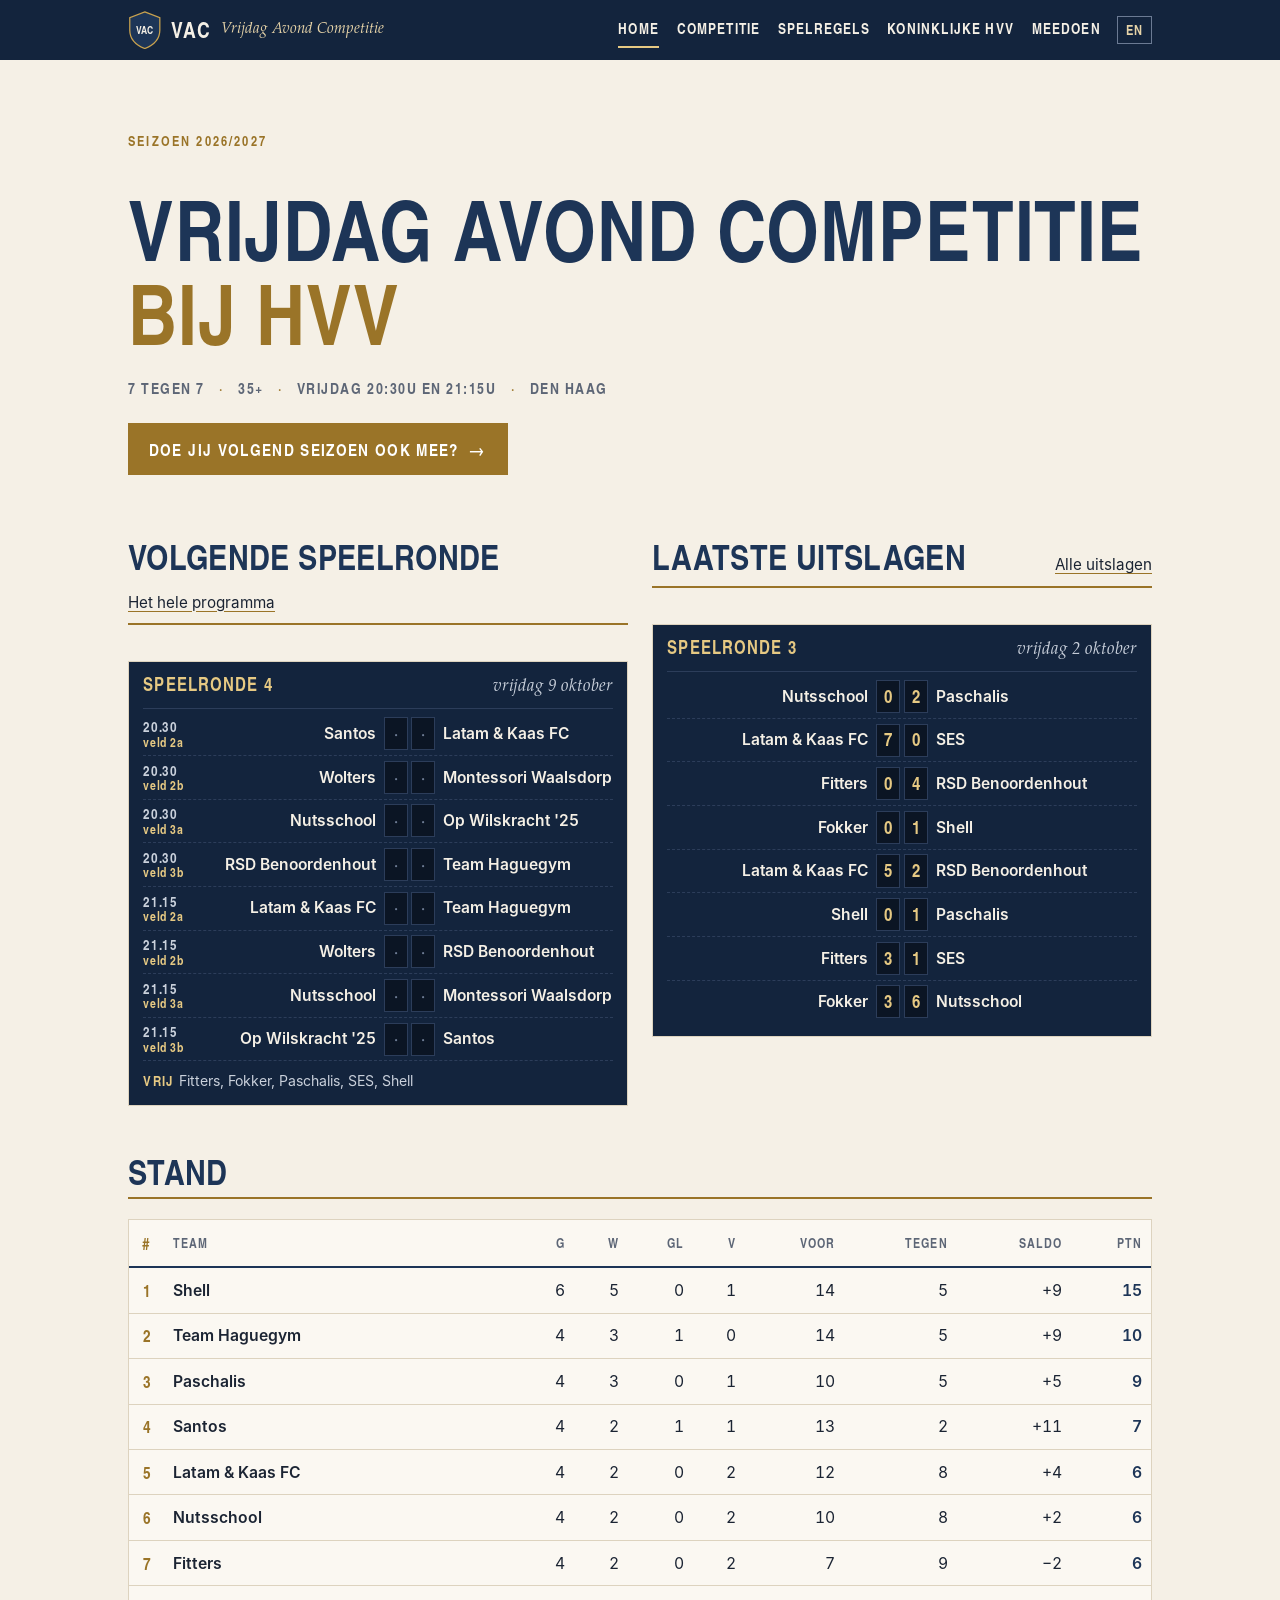
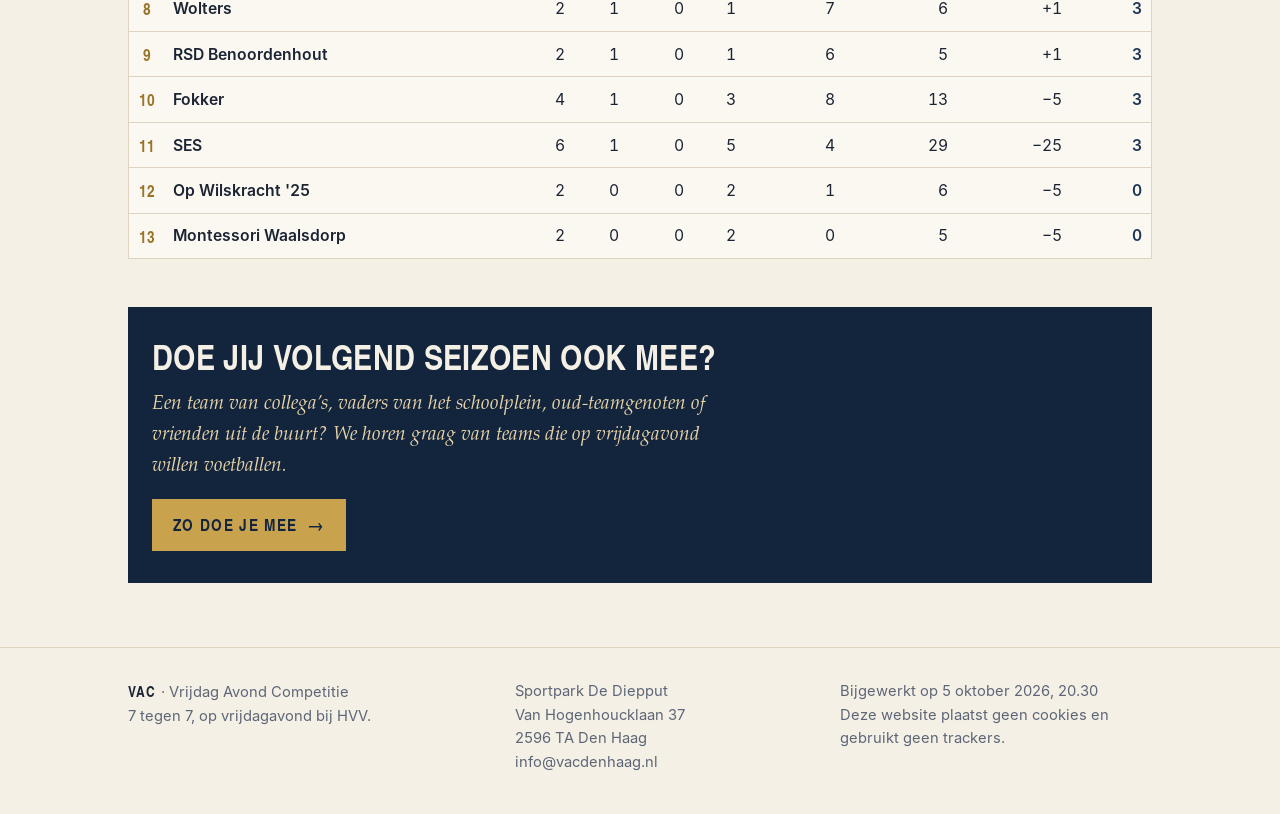
<file: index.html>
<!doctype html><html><head><meta charset=utf8><meta name=viewport content="width=device-width,initial-scale=1,viewport-fit=cover"><style>:root{color-scheme:light;box-sizing:border-box;padding-top:env(safe-area-inset-top,0px);padding-bottom:env(safe-area-inset-bottom,0px)}html{scroll-padding-top:env(safe-area-inset-top,0px)}body{margin:0;padding:0;font:14px -apple-system,BlinkMacSystemFont,sans-serif;background:#faf9f5;color:#141413}img{max-width:100%}[hidden]:not([hidden=until-found i]){display:none!important}</style></head><body>
<title>VAC Den Haag · 7 tegen 7 voetbal op vrijdagavond (35+)</title>
<meta name="description" content="De Vrijdag Avond Competitie (VAC): 7-tegen-7-voetbal voor 35-plussers bij HVV in Den Haag. Programma, uitslagen, stand en meedoen.">
<link rel="canonical" href="https://vacdenhaag.nl/">
<link rel="alternate" hreflang="nl" href="https://vacdenhaag.nl/">
<link rel="alternate" hreflang="en" href="https://vacdenhaag.nl/en/">
<link rel="alternate" hreflang="x-default" href="https://vacdenhaag.nl/">
<meta property="og:type" content="website">
<meta property="og:title" content="VAC Den Haag · 7 tegen 7 voetbal op vrijdagavond (35+)">
<meta property="og:description" content="De Vrijdag Avond Competitie (VAC): 7-tegen-7-voetbal voor 35-plussers bij HVV in Den Haag. Programma, uitslagen, stand en meedoen.">
<meta property="og:url" content="https://vacdenhaag.nl/">
<meta property="og:locale" content="nl_NL">
<meta name="theme-color" content="#13243d">
<link rel="icon" href="assets/icon.svg" type="image/svg+xml">
<link rel="preload" href="assets/fonts/heroscn-bold.woff" as="font" type="font/woff" crossorigin>
<link rel="stylesheet" href="assets/site.css">
<script type="application/ld+json">{"@context": "https://schema.org", "@type": "SportsOrganization", "name": "VAC – Vrijdag Avond Competitie", "alternateName": ["VAC Den Haag", "Friday Evening League The Hague"], "url": "https://vacdenhaag.nl/", "email": "info@vacdenhaag.nl", "sport": "Soccer", "description": "7-tegen-7-voetbalcompetitie voor 35-plussers op vrijdagavond bij HVV in Den Haag.", "location": {"@type": "Place", "name": "Sportpark De Diepput (Koninklijke HC&VV)", "address": {"@type": "PostalAddress", "streetAddress": "Van Hogenhoucklaan 37", "postalCode": "2596 TA", "addressLocality": "Den Haag", "addressCountry": "NL"}}}</script><script type="application/ld+json">{"@context": "https://schema.org", "@type": "SportsEvent", "name": "VAC: Santos – Latam & Kaas FC", "sport": "Soccer", "startDate": "2026-10-09T20:30:00+02:00", "endDate": "2026-10-09T21:00:00+02:00", "eventStatus": "https://schema.org/EventScheduled", "location": {"@type": "Place", "name": "Sportpark De Diepput (Koninklijke HC&VV)", "address": {"@type": "PostalAddress", "streetAddress": "Van Hogenhoucklaan 37", "postalCode": "2596 TA", "addressLocality": "Den Haag", "addressCountry": "NL"}}, "homeTeam": {"@type": "SportsTeam", "name": "Santos"}, "awayTeam": {"@type": "SportsTeam", "name": "Latam & Kaas FC"}, "organizer": {"@type": "SportsOrganization", "name": "VAC – Vrijdag Avond Competitie", "url": "https://vacdenhaag.nl/"}}</script><script type="application/ld+json">{"@context": "https://schema.org", "@type": "SportsEvent", "name": "VAC: Wolters – Montessori Waalsdorp", "sport": "Soccer", "startDate": "2026-10-09T20:30:00+02:00", "endDate": "2026-10-09T21:00:00+02:00", "eventStatus": "https://schema.org/EventScheduled", "location": {"@type": "Place", "name": "Sportpark De Diepput (Koninklijke HC&VV)", "address": {"@type": "PostalAddress", "streetAddress": "Van Hogenhoucklaan 37", "postalCode": "2596 TA", "addressLocality": "Den Haag", "addressCountry": "NL"}}, "homeTeam": {"@type": "SportsTeam", "name": "Wolters"}, "awayTeam": {"@type": "SportsTeam", "name": "Montessori Waalsdorp"}, "organizer": {"@type": "SportsOrganization", "name": "VAC – Vrijdag Avond Competitie", "url": "https://vacdenhaag.nl/"}}</script><script type="application/ld+json">{"@context": "https://schema.org", "@type": "SportsEvent", "name": "VAC: Nutsschool – Op Wilskracht '25", "sport": "Soccer", "startDate": "2026-10-09T20:30:00+02:00", "endDate": "2026-10-09T21:00:00+02:00", "eventStatus": "https://schema.org/EventScheduled", "location": {"@type": "Place", "name": "Sportpark De Diepput (Koninklijke HC&VV)", "address": {"@type": "PostalAddress", "streetAddress": "Van Hogenhoucklaan 37", "postalCode": "2596 TA", "addressLocality": "Den Haag", "addressCountry": "NL"}}, "homeTeam": {"@type": "SportsTeam", "name": "Nutsschool"}, "awayTeam": {"@type": "SportsTeam", "name": "Op Wilskracht '25"}, "organizer": {"@type": "SportsOrganization", "name": "VAC – Vrijdag Avond Competitie", "url": "https://vacdenhaag.nl/"}}</script><script type="application/ld+json">{"@context": "https://schema.org", "@type": "SportsEvent", "name": "VAC: RSD Benoordenhout – Team Haguegym", "sport": "Soccer", "startDate": "2026-10-09T20:30:00+02:00", "endDate": "2026-10-09T21:00:00+02:00", "eventStatus": "https://schema.org/EventScheduled", "location": {"@type": "Place", "name": "Sportpark De Diepput (Koninklijke HC&VV)", "address": {"@type": "PostalAddress", "streetAddress": "Van Hogenhoucklaan 37", "postalCode": "2596 TA", "addressLocality": "Den Haag", "addressCountry": "NL"}}, "homeTeam": {"@type": "SportsTeam", "name": "RSD Benoordenhout"}, "awayTeam": {"@type": "SportsTeam", "name": "Team Haguegym"}, "organizer": {"@type": "SportsOrganization", "name": "VAC – Vrijdag Avond Competitie", "url": "https://vacdenhaag.nl/"}}</script><script type="application/ld+json">{"@context": "https://schema.org", "@type": "SportsEvent", "name": "VAC: Latam & Kaas FC – Team Haguegym", "sport": "Soccer", "startDate": "2026-10-09T21:15:00+02:00", "endDate": "2026-10-09T21:45:00+02:00", "eventStatus": "https://schema.org/EventScheduled", "location": {"@type": "Place", "name": "Sportpark De Diepput (Koninklijke HC&VV)", "address": {"@type": "PostalAddress", "streetAddress": "Van Hogenhoucklaan 37", "postalCode": "2596 TA", "addressLocality": "Den Haag", "addressCountry": "NL"}}, "homeTeam": {"@type": "SportsTeam", "name": "Latam & Kaas FC"}, "awayTeam": {"@type": "SportsTeam", "name": "Team Haguegym"}, "organizer": {"@type": "SportsOrganization", "name": "VAC – Vrijdag Avond Competitie", "url": "https://vacdenhaag.nl/"}}</script><script type="application/ld+json">{"@context": "https://schema.org", "@type": "SportsEvent", "name": "VAC: Wolters – RSD Benoordenhout", "sport": "Soccer", "startDate": "2026-10-09T21:15:00+02:00", "endDate": "2026-10-09T21:45:00+02:00", "eventStatus": "https://schema.org/EventScheduled", "location": {"@type": "Place", "name": "Sportpark De Diepput (Koninklijke HC&VV)", "address": {"@type": "PostalAddress", "streetAddress": "Van Hogenhoucklaan 37", "postalCode": "2596 TA", "addressLocality": "Den Haag", "addressCountry": "NL"}}, "homeTeam": {"@type": "SportsTeam", "name": "Wolters"}, "awayTeam": {"@type": "SportsTeam", "name": "RSD Benoordenhout"}, "organizer": {"@type": "SportsOrganization", "name": "VAC – Vrijdag Avond Competitie", "url": "https://vacdenhaag.nl/"}}</script><script type="application/ld+json">{"@context": "https://schema.org", "@type": "SportsEvent", "name": "VAC: Nutsschool – Montessori Waalsdorp", "sport": "Soccer", "startDate": "2026-10-09T21:15:00+02:00", "endDate": "2026-10-09T21:45:00+02:00", "eventStatus": "https://schema.org/EventScheduled", "location": {"@type": "Place", "name": "Sportpark De Diepput (Koninklijke HC&VV)", "address": {"@type": "PostalAddress", "streetAddress": "Van Hogenhoucklaan 37", "postalCode": "2596 TA", "addressLocality": "Den Haag", "addressCountry": "NL"}}, "homeTeam": {"@type": "SportsTeam", "name": "Nutsschool"}, "awayTeam": {"@type": "SportsTeam", "name": "Montessori Waalsdorp"}, "organizer": {"@type": "SportsOrganization", "name": "VAC – Vrijdag Avond Competitie", "url": "https://vacdenhaag.nl/"}}</script><script type="application/ld+json">{"@context": "https://schema.org", "@type": "SportsEvent", "name": "VAC: Op Wilskracht '25 – Santos", "sport": "Soccer", "startDate": "2026-10-09T21:15:00+02:00", "endDate": "2026-10-09T21:45:00+02:00", "eventStatus": "https://schema.org/EventScheduled", "location": {"@type": "Place", "name": "Sportpark De Diepput (Koninklijke HC&VV)", "address": {"@type": "PostalAddress", "streetAddress": "Van Hogenhoucklaan 37", "postalCode": "2596 TA", "addressLocality": "Den Haag", "addressCountry": "NL"}}, "homeTeam": {"@type": "SportsTeam", "name": "Op Wilskracht '25"}, "awayTeam": {"@type": "SportsTeam", "name": "Santos"}, "organizer": {"@type": "SportsOrganization", "name": "VAC – Vrijdag Avond Competitie", "url": "https://vacdenhaag.nl/"}}</script>
<header class="site-head"><div class="wrap">
<a class="brand" href="index.html"><svg viewBox="0 0 40 46" aria-hidden="true"><path d="M20 1 38 8v15c0 11-8 18-18 22C10 41 2 34 2 23V8Z" fill="#1d3557" stroke="#c9a24e" stroke-width="1.5"/><text x="20" y="27" text-anchor="middle" font-family="VAC Display,Arial Narrow,sans-serif" font-weight="700" font-size="12.5" fill="#f5f0e6">VAC</text></svg><b>VAC</b><span>Vrijdag Avond Competitie</span></a>
<nav class="nav" aria-label="Hoofdmenu">
<a href="index.html" aria-current="page">Home</a><a href="competitie.html">Competitie</a><a href="spelregels.html">Spelregels</a><a href="koninklijke-hvv.html">Koninklijke HVV</a><a href="meedoen.html">Meedoen</a>
</nav>
<a class="lang" href="en/index.html" hreflang="en" lang="en" title="English">EN</a>
</div></header>
<main><div class="wrap">
<section class="hero">
<p class="kicker">Seizoen 2026/2027</p>
<h1>Vrijdag Avond Competitie<br><em>bij HVV</em></h1>
<div class="meta"><span>7 tegen 7</span><span>35+</span><span>Vrijdag 20:30u en 21:15u</span><span>Den Haag</span></div>
<div><a class="btn" href="meedoen.html">Doe jij volgend seizoen ook mee? <span aria-hidden="true">→</span></a></div>
</section>
<section class="grid2"><div class="stack"><div class="sec-head"><h2>Volgende speelronde</h2><a href="competitie.html#programma">Het hele programma</a></div><div class="board round" data-round="4"><div class="board-head"><h3>Speelronde 4</h3><span>vrijdag 9 oktober</span></div><div class="match" data-teams="santos latam-en-kaas-fc"><span class="when num">20.30<small>veld 2a</small></span><span class="t1">Santos</span><span class="score vs"><b>·</b><b>·</b></span><span class="t2">Latam &amp; Kaas FC</span></div><div class="match" data-teams="wolters montessori-waalsdorp"><span class="when num">20.30<small>veld 2b</small></span><span class="t1">Wolters</span><span class="score vs"><b>·</b><b>·</b></span><span class="t2">Montessori Waalsdorp</span></div><div class="match" data-teams="nutsschool op-wilskracht-25"><span class="when num">20.30<small>veld 3a</small></span><span class="t1">Nutsschool</span><span class="score vs"><b>·</b><b>·</b></span><span class="t2">Op Wilskracht &#x27;25</span></div><div class="match" data-teams="rsd-benoordenhout team-haguegym"><span class="when num">20.30<small>veld 3b</small></span><span class="t1">RSD Benoordenhout</span><span class="score vs"><b>·</b><b>·</b></span><span class="t2">Team Haguegym</span></div><div class="match" data-teams="latam-en-kaas-fc team-haguegym"><span class="when num">21.15<small>veld 2a</small></span><span class="t1">Latam &amp; Kaas FC</span><span class="score vs"><b>·</b><b>·</b></span><span class="t2">Team Haguegym</span></div><div class="match" data-teams="wolters rsd-benoordenhout"><span class="when num">21.15<small>veld 2b</small></span><span class="t1">Wolters</span><span class="score vs"><b>·</b><b>·</b></span><span class="t2">RSD Benoordenhout</span></div><div class="match" data-teams="nutsschool montessori-waalsdorp"><span class="when num">21.15<small>veld 3a</small></span><span class="t1">Nutsschool</span><span class="score vs"><b>·</b><b>·</b></span><span class="t2">Montessori Waalsdorp</span></div><div class="match" data-teams="op-wilskracht-25 santos"><span class="when num">21.15<small>veld 3b</small></span><span class="t1">Op Wilskracht &#x27;25</span><span class="score vs"><b>·</b><b>·</b></span><span class="t2">Santos</span></div><div class="bye"><b>Vrij</b>Fitters, Fokker, Paschalis, SES, Shell</div></div></div><div class="stack"><div class="sec-head"><h2>Laatste uitslagen</h2><a href="competitie.html#uitslagen">Alle uitslagen</a></div><div class="board round" data-round="3"><div class="board-head"><h3>Speelronde 3</h3><span>vrijdag 2 oktober</span></div><div class="match res" data-teams="nutsschool paschalis"><span class="t1">Nutsschool</span><span class="score" aria-label="0-2"><b>0</b><b>2</b></span><span class="t2">Paschalis</span></div><div class="match res" data-teams="latam-en-kaas-fc ses"><span class="t1">Latam &amp; Kaas FC</span><span class="score" aria-label="7-0"><b>7</b><b>0</b></span><span class="t2">SES</span></div><div class="match res" data-teams="fitters rsd-benoordenhout"><span class="t1">Fitters</span><span class="score" aria-label="0-4"><b>0</b><b>4</b></span><span class="t2">RSD Benoordenhout</span></div><div class="match res" data-teams="fokker shell"><span class="t1">Fokker</span><span class="score" aria-label="0-1"><b>0</b><b>1</b></span><span class="t2">Shell</span></div><div class="match res" data-teams="latam-en-kaas-fc rsd-benoordenhout"><span class="t1">Latam &amp; Kaas FC</span><span class="score" aria-label="5-2"><b>5</b><b>2</b></span><span class="t2">RSD Benoordenhout</span></div><div class="match res" data-teams="shell paschalis"><span class="t1">Shell</span><span class="score" aria-label="0-1"><b>0</b><b>1</b></span><span class="t2">Paschalis</span></div><div class="match res" data-teams="fitters ses"><span class="t1">Fitters</span><span class="score" aria-label="3-1"><b>3</b><b>1</b></span><span class="t2">SES</span></div><div class="match res" data-teams="fokker nutsschool"><span class="t1">Fokker</span><span class="score" aria-label="3-6"><b>3</b><b>6</b></span><span class="t2">Nutsschool</span></div></div></div></section><section><div class="sec-head"><h2>Stand</h2></div>
<div class="table-wrap"><table class="stand"><caption class="sr-only" style="position:absolute;left:-9999px">Stand</caption><thead><tr><th scope="col" title="Positie" class="pos">#</th><th scope="col" title="Team" class="team">Team</th><th scope="col" title="Gespeeld">G</th><th scope="col" title="Gewonnen">W</th><th scope="col" title="Gelijk">GL</th><th scope="col" title="Verloren">V</th><th scope="col" title="Doelpunten voor">Voor</th><th scope="col" title="Doelpunten tegen">Tegen</th><th scope="col" title="Doelsaldo">Saldo</th><th scope="col" title="Punten">Ptn</th></tr></thead><tbody><tr data-team="shell"><td class="pos">1</td><td class="team">Shell</td><td>6</td><td>5</td><td>0</td><td>1</td><td>14</td><td>5</td><td>+9</td><td class="pts">15</td></tr><tr data-team="team-haguegym"><td class="pos">2</td><td class="team">Team Haguegym</td><td>4</td><td>3</td><td>1</td><td>0</td><td>14</td><td>5</td><td>+9</td><td class="pts">10</td></tr><tr data-team="paschalis"><td class="pos">3</td><td class="team">Paschalis</td><td>4</td><td>3</td><td>0</td><td>1</td><td>10</td><td>5</td><td>+5</td><td class="pts">9</td></tr><tr data-team="santos"><td class="pos">4</td><td class="team">Santos</td><td>4</td><td>2</td><td>1</td><td>1</td><td>13</td><td>2</td><td>+11</td><td class="pts">7</td></tr><tr data-team="latam-en-kaas-fc"><td class="pos">5</td><td class="team">Latam &amp; Kaas FC</td><td>4</td><td>2</td><td>0</td><td>2</td><td>12</td><td>8</td><td>+4</td><td class="pts">6</td></tr><tr data-team="nutsschool"><td class="pos">6</td><td class="team">Nutsschool</td><td>4</td><td>2</td><td>0</td><td>2</td><td>10</td><td>8</td><td>+2</td><td class="pts">6</td></tr><tr data-team="fitters"><td class="pos">7</td><td class="team">Fitters</td><td>4</td><td>2</td><td>0</td><td>2</td><td>7</td><td>9</td><td>−2</td><td class="pts">6</td></tr><tr data-team="wolters"><td class="pos">8</td><td class="team">Wolters</td><td>2</td><td>1</td><td>0</td><td>1</td><td>7</td><td>6</td><td>+1</td><td class="pts">3</td></tr><tr data-team="rsd-benoordenhout"><td class="pos">9</td><td class="team">RSD Benoordenhout</td><td>2</td><td>1</td><td>0</td><td>1</td><td>6</td><td>5</td><td>+1</td><td class="pts">3</td></tr><tr data-team="fokker"><td class="pos">10</td><td class="team">Fokker</td><td>4</td><td>1</td><td>0</td><td>3</td><td>8</td><td>13</td><td>−5</td><td class="pts">3</td></tr><tr data-team="ses"><td class="pos">11</td><td class="team">SES</td><td>6</td><td>1</td><td>0</td><td>5</td><td>4</td><td>29</td><td>−25</td><td class="pts">3</td></tr><tr data-team="op-wilskracht-25"><td class="pos">12</td><td class="team">Op Wilskracht &#x27;25</td><td>2</td><td>0</td><td>0</td><td>2</td><td>1</td><td>6</td><td>−5</td><td class="pts">0</td></tr><tr data-team="montessori-waalsdorp"><td class="pos">13</td><td class="team">Montessori Waalsdorp</td><td>2</td><td>0</td><td>0</td><td>2</td><td>0</td><td>5</td><td>−5</td><td class="pts">0</td></tr></tbody></table></div></section>
<section class="cta"><h2>Doe jij volgend seizoen ook mee?</h2>
<p>Een team van collega’s, vaders van het schoolplein, oud-teamgenoten of vrienden uit de buurt? We horen graag van teams die op vrijdagavond willen voetballen.</p>
<a class="btn" href="meedoen.html">Zo doe je mee <span aria-hidden="true">→</span></a></section>
</div></main>
<footer class="site-foot"><div class="wrap">
<div><b>VAC</b> · Vrijdag Avond Competitie<br>7 tegen 7, op vrijdagavond bij HVV.</div>
<div>Sportpark De Diepput<br>Van Hogenhoucklaan 37<br>2596 TA Den Haag<br><span class="mail-small">info@vacdenhaag.nl</span></div>
<div>Bijgewerkt op 5 oktober 2026, 20.30<br>Deze website plaatst geen cookies en gebruikt geen trackers.</div>
</div></footer>
<script src="assets/site.js" defer></script>

</body></html>
</file>
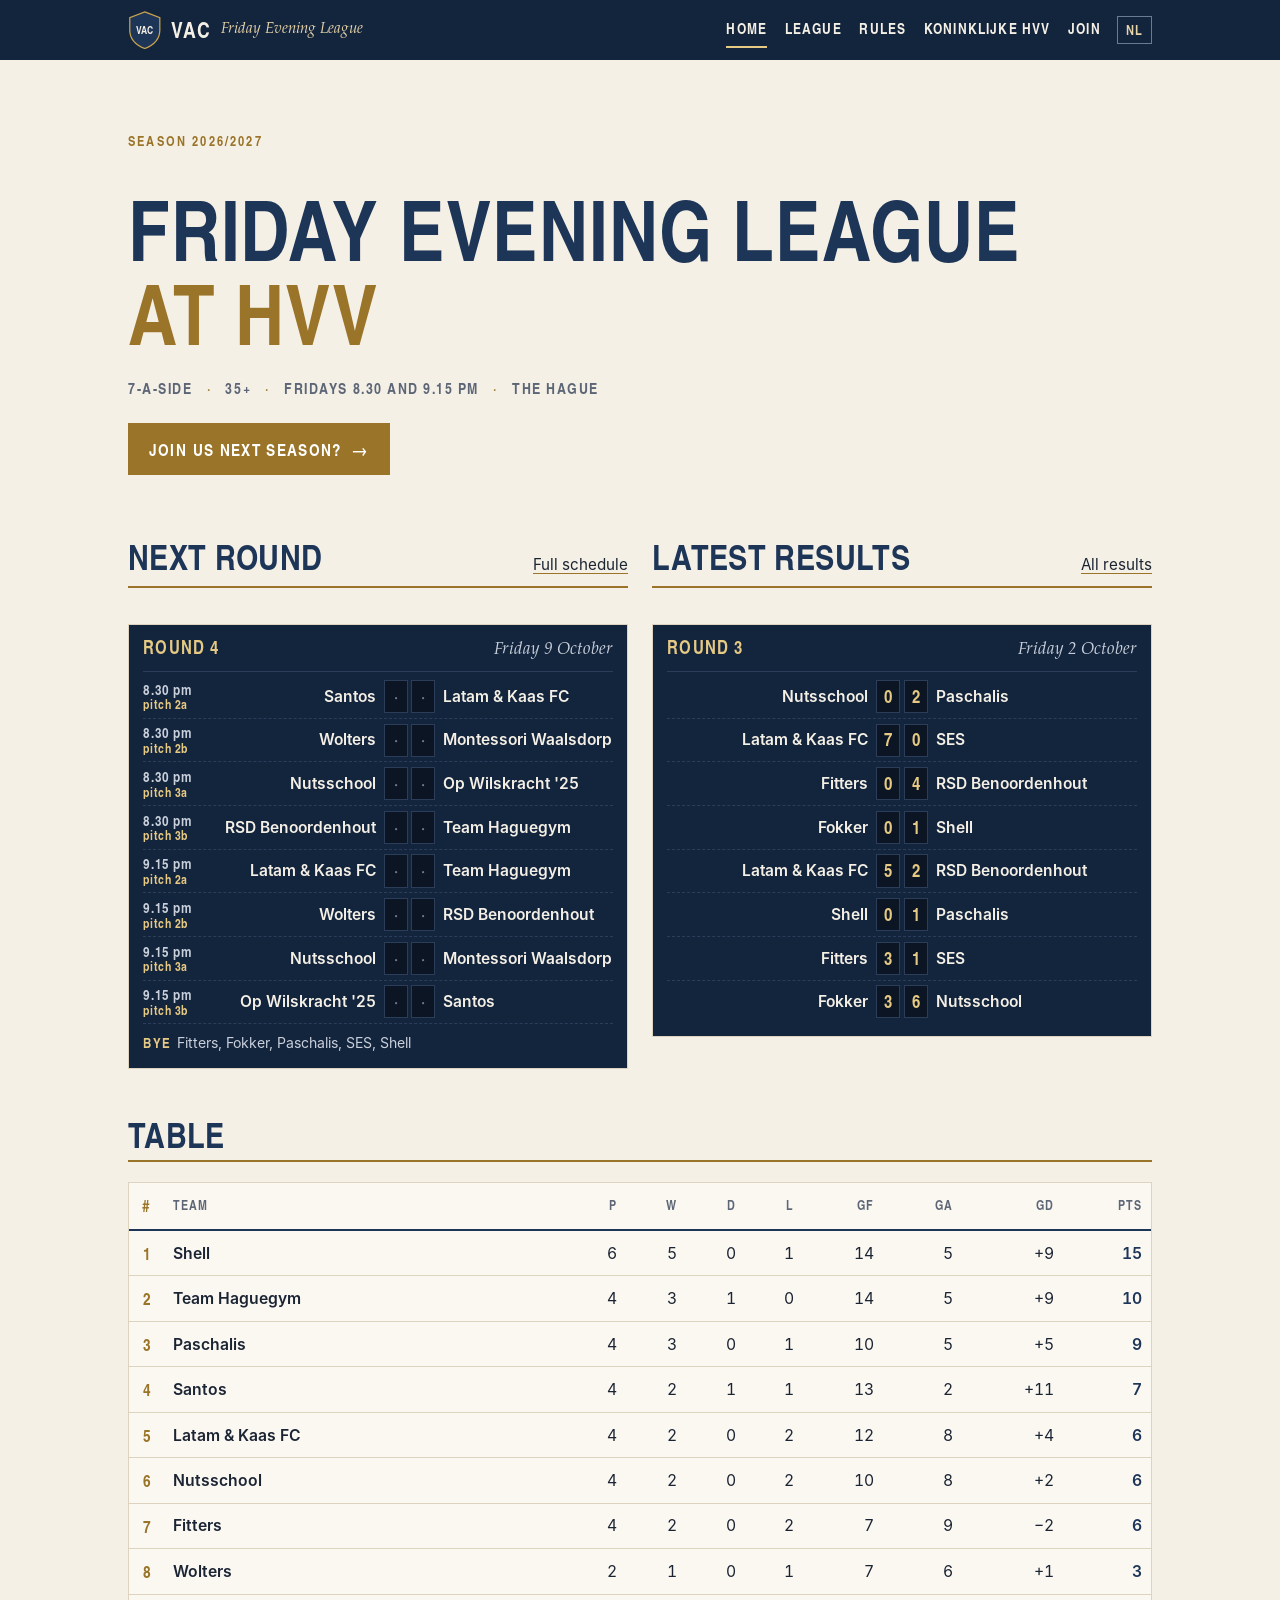
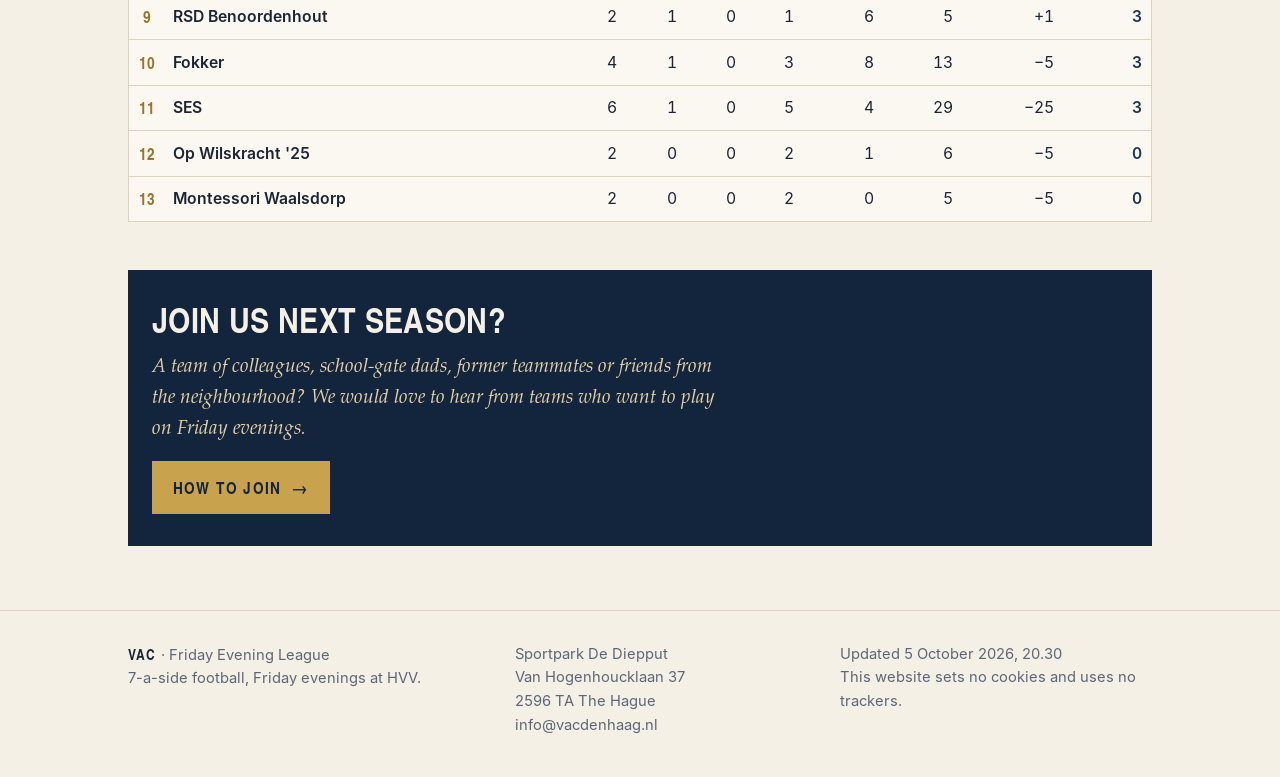
<file: en/index.html>
<!doctype html>
<html lang="en">
<head>
<meta charset="utf-8">
<meta name="viewport" content="width=device-width, initial-scale=1, viewport-fit=cover">
<title>VAC The Hague · 7-a-side football on Friday evenings (35+)</title>
<meta name="description" content="The Vrijdag Avond Competitie (VAC): 7-a-side football for over-35s at HVV in The Hague. Fixtures, results, table and how to join.">
<link rel="canonical" href="https://vacdenhaag.nl/en/">
<link rel="alternate" hreflang="nl" href="https://vacdenhaag.nl/">
<link rel="alternate" hreflang="en" href="https://vacdenhaag.nl/en/">
<link rel="alternate" hreflang="x-default" href="https://vacdenhaag.nl/">
<meta property="og:type" content="website">
<meta property="og:title" content="VAC The Hague · 7-a-side football on Friday evenings (35+)">
<meta property="og:description" content="The Vrijdag Avond Competitie (VAC): 7-a-side football for over-35s at HVV in The Hague. Fixtures, results, table and how to join.">
<meta property="og:url" content="https://vacdenhaag.nl/en/">
<meta property="og:locale" content="en_GB">
<meta name="theme-color" content="#13243d">
<link rel="icon" href="../assets/icon.svg" type="image/svg+xml">
<link rel="preload" href="../assets/fonts/heroscn-bold.woff" as="font" type="font/woff" crossorigin>
<link rel="stylesheet" href="../assets/site.css">
<script type="application/ld+json">{"@context": "https://schema.org", "@type": "SportsOrganization", "name": "VAC – Vrijdag Avond Competitie", "alternateName": ["VAC Den Haag", "Friday Evening League The Hague"], "url": "https://vacdenhaag.nl/", "email": "info@vacdenhaag.nl", "sport": "Soccer", "description": "7-a-side football league for players aged 35+ on Friday evenings at HVV in The Hague.", "location": {"@type": "Place", "name": "Sportpark De Diepput (Koninklijke HC&VV)", "address": {"@type": "PostalAddress", "streetAddress": "Van Hogenhoucklaan 37", "postalCode": "2596 TA", "addressLocality": "The Hague", "addressCountry": "NL"}}}</script><script type="application/ld+json">{"@context": "https://schema.org", "@type": "SportsEvent", "name": "VAC: Santos – Latam & Kaas FC", "sport": "Soccer", "startDate": "2026-10-09T20:30:00+02:00", "endDate": "2026-10-09T21:00:00+02:00", "eventStatus": "https://schema.org/EventScheduled", "location": {"@type": "Place", "name": "Sportpark De Diepput (Koninklijke HC&VV)", "address": {"@type": "PostalAddress", "streetAddress": "Van Hogenhoucklaan 37", "postalCode": "2596 TA", "addressLocality": "The Hague", "addressCountry": "NL"}}, "homeTeam": {"@type": "SportsTeam", "name": "Santos"}, "awayTeam": {"@type": "SportsTeam", "name": "Latam & Kaas FC"}, "organizer": {"@type": "SportsOrganization", "name": "VAC – Vrijdag Avond Competitie", "url": "https://vacdenhaag.nl/"}}</script><script type="application/ld+json">{"@context": "https://schema.org", "@type": "SportsEvent", "name": "VAC: Wolters – Montessori Waalsdorp", "sport": "Soccer", "startDate": "2026-10-09T20:30:00+02:00", "endDate": "2026-10-09T21:00:00+02:00", "eventStatus": "https://schema.org/EventScheduled", "location": {"@type": "Place", "name": "Sportpark De Diepput (Koninklijke HC&VV)", "address": {"@type": "PostalAddress", "streetAddress": "Van Hogenhoucklaan 37", "postalCode": "2596 TA", "addressLocality": "The Hague", "addressCountry": "NL"}}, "homeTeam": {"@type": "SportsTeam", "name": "Wolters"}, "awayTeam": {"@type": "SportsTeam", "name": "Montessori Waalsdorp"}, "organizer": {"@type": "SportsOrganization", "name": "VAC – Vrijdag Avond Competitie", "url": "https://vacdenhaag.nl/"}}</script><script type="application/ld+json">{"@context": "https://schema.org", "@type": "SportsEvent", "name": "VAC: Nutsschool – Op Wilskracht '25", "sport": "Soccer", "startDate": "2026-10-09T20:30:00+02:00", "endDate": "2026-10-09T21:00:00+02:00", "eventStatus": "https://schema.org/EventScheduled", "location": {"@type": "Place", "name": "Sportpark De Diepput (Koninklijke HC&VV)", "address": {"@type": "PostalAddress", "streetAddress": "Van Hogenhoucklaan 37", "postalCode": "2596 TA", "addressLocality": "The Hague", "addressCountry": "NL"}}, "homeTeam": {"@type": "SportsTeam", "name": "Nutsschool"}, "awayTeam": {"@type": "SportsTeam", "name": "Op Wilskracht '25"}, "organizer": {"@type": "SportsOrganization", "name": "VAC – Vrijdag Avond Competitie", "url": "https://vacdenhaag.nl/"}}</script><script type="application/ld+json">{"@context": "https://schema.org", "@type": "SportsEvent", "name": "VAC: RSD Benoordenhout – Team Haguegym", "sport": "Soccer", "startDate": "2026-10-09T20:30:00+02:00", "endDate": "2026-10-09T21:00:00+02:00", "eventStatus": "https://schema.org/EventScheduled", "location": {"@type": "Place", "name": "Sportpark De Diepput (Koninklijke HC&VV)", "address": {"@type": "PostalAddress", "streetAddress": "Van Hogenhoucklaan 37", "postalCode": "2596 TA", "addressLocality": "The Hague", "addressCountry": "NL"}}, "homeTeam": {"@type": "SportsTeam", "name": "RSD Benoordenhout"}, "awayTeam": {"@type": "SportsTeam", "name": "Team Haguegym"}, "organizer": {"@type": "SportsOrganization", "name": "VAC – Vrijdag Avond Competitie", "url": "https://vacdenhaag.nl/"}}</script><script type="application/ld+json">{"@context": "https://schema.org", "@type": "SportsEvent", "name": "VAC: Latam & Kaas FC – Team Haguegym", "sport": "Soccer", "startDate": "2026-10-09T21:15:00+02:00", "endDate": "2026-10-09T21:45:00+02:00", "eventStatus": "https://schema.org/EventScheduled", "location": {"@type": "Place", "name": "Sportpark De Diepput (Koninklijke HC&VV)", "address": {"@type": "PostalAddress", "streetAddress": "Van Hogenhoucklaan 37", "postalCode": "2596 TA", "addressLocality": "The Hague", "addressCountry": "NL"}}, "homeTeam": {"@type": "SportsTeam", "name": "Latam & Kaas FC"}, "awayTeam": {"@type": "SportsTeam", "name": "Team Haguegym"}, "organizer": {"@type": "SportsOrganization", "name": "VAC – Vrijdag Avond Competitie", "url": "https://vacdenhaag.nl/"}}</script><script type="application/ld+json">{"@context": "https://schema.org", "@type": "SportsEvent", "name": "VAC: Wolters – RSD Benoordenhout", "sport": "Soccer", "startDate": "2026-10-09T21:15:00+02:00", "endDate": "2026-10-09T21:45:00+02:00", "eventStatus": "https://schema.org/EventScheduled", "location": {"@type": "Place", "name": "Sportpark De Diepput (Koninklijke HC&VV)", "address": {"@type": "PostalAddress", "streetAddress": "Van Hogenhoucklaan 37", "postalCode": "2596 TA", "addressLocality": "The Hague", "addressCountry": "NL"}}, "homeTeam": {"@type": "SportsTeam", "name": "Wolters"}, "awayTeam": {"@type": "SportsTeam", "name": "RSD Benoordenhout"}, "organizer": {"@type": "SportsOrganization", "name": "VAC – Vrijdag Avond Competitie", "url": "https://vacdenhaag.nl/"}}</script><script type="application/ld+json">{"@context": "https://schema.org", "@type": "SportsEvent", "name": "VAC: Nutsschool – Montessori Waalsdorp", "sport": "Soccer", "startDate": "2026-10-09T21:15:00+02:00", "endDate": "2026-10-09T21:45:00+02:00", "eventStatus": "https://schema.org/EventScheduled", "location": {"@type": "Place", "name": "Sportpark De Diepput (Koninklijke HC&VV)", "address": {"@type": "PostalAddress", "streetAddress": "Van Hogenhoucklaan 37", "postalCode": "2596 TA", "addressLocality": "The Hague", "addressCountry": "NL"}}, "homeTeam": {"@type": "SportsTeam", "name": "Nutsschool"}, "awayTeam": {"@type": "SportsTeam", "name": "Montessori Waalsdorp"}, "organizer": {"@type": "SportsOrganization", "name": "VAC – Vrijdag Avond Competitie", "url": "https://vacdenhaag.nl/"}}</script><script type="application/ld+json">{"@context": "https://schema.org", "@type": "SportsEvent", "name": "VAC: Op Wilskracht '25 – Santos", "sport": "Soccer", "startDate": "2026-10-09T21:15:00+02:00", "endDate": "2026-10-09T21:45:00+02:00", "eventStatus": "https://schema.org/EventScheduled", "location": {"@type": "Place", "name": "Sportpark De Diepput (Koninklijke HC&VV)", "address": {"@type": "PostalAddress", "streetAddress": "Van Hogenhoucklaan 37", "postalCode": "2596 TA", "addressLocality": "The Hague", "addressCountry": "NL"}}, "homeTeam": {"@type": "SportsTeam", "name": "Op Wilskracht '25"}, "awayTeam": {"@type": "SportsTeam", "name": "Santos"}, "organizer": {"@type": "SportsOrganization", "name": "VAC – Vrijdag Avond Competitie", "url": "https://vacdenhaag.nl/"}}</script>
</head>
<body>
<header class="site-head"><div class="wrap">
<a class="brand" href="index.html"><svg viewBox="0 0 40 46" aria-hidden="true"><path d="M20 1 38 8v15c0 11-8 18-18 22C10 41 2 34 2 23V8Z" fill="#1d3557" stroke="#c9a24e" stroke-width="1.5"/><text x="20" y="27" text-anchor="middle" font-family="VAC Display,Arial Narrow,sans-serif" font-weight="700" font-size="12.5" fill="#f5f0e6">VAC</text></svg><b>VAC</b><span>Friday Evening League</span></a>
<nav class="nav" aria-label="Main menu">
<a href="index.html" aria-current="page">Home</a><a href="league.html">League</a><a href="rules.html">Rules</a><a href="koninklijke-hvv.html">Koninklijke HVV</a><a href="join.html">Join</a>
</nav>
<a class="lang" href="../index.html" hreflang="nl" lang="nl" title="Nederlands">NL</a>
</div></header>
<main><div class="wrap">
<section class="hero">
<p class="kicker">Season 2026/2027</p>
<h1>Friday Evening League<br><em>at HVV</em></h1>
<div class="meta"><span>7-a-side</span><span>35+</span><span>Fridays 8.30 and 9.15 pm</span><span>The Hague</span></div>
<div><a class="btn" href="join.html">Join us next season? <span aria-hidden="true">→</span></a></div>
</section>
<section class="grid2"><div class="stack"><div class="sec-head"><h2>Next round</h2><a href="league.html#programma">Full schedule</a></div><div class="board round" data-round="4"><div class="board-head"><h3>Round 4</h3><span>Friday 9 October</span></div><div class="match" data-teams="santos latam-en-kaas-fc"><span class="when num">8.30 pm<small>pitch 2a</small></span><span class="t1">Santos</span><span class="score vs"><b>·</b><b>·</b></span><span class="t2">Latam &amp; Kaas FC</span></div><div class="match" data-teams="wolters montessori-waalsdorp"><span class="when num">8.30 pm<small>pitch 2b</small></span><span class="t1">Wolters</span><span class="score vs"><b>·</b><b>·</b></span><span class="t2">Montessori Waalsdorp</span></div><div class="match" data-teams="nutsschool op-wilskracht-25"><span class="when num">8.30 pm<small>pitch 3a</small></span><span class="t1">Nutsschool</span><span class="score vs"><b>·</b><b>·</b></span><span class="t2">Op Wilskracht &#x27;25</span></div><div class="match" data-teams="rsd-benoordenhout team-haguegym"><span class="when num">8.30 pm<small>pitch 3b</small></span><span class="t1">RSD Benoordenhout</span><span class="score vs"><b>·</b><b>·</b></span><span class="t2">Team Haguegym</span></div><div class="match" data-teams="latam-en-kaas-fc team-haguegym"><span class="when num">9.15 pm<small>pitch 2a</small></span><span class="t1">Latam &amp; Kaas FC</span><span class="score vs"><b>·</b><b>·</b></span><span class="t2">Team Haguegym</span></div><div class="match" data-teams="wolters rsd-benoordenhout"><span class="when num">9.15 pm<small>pitch 2b</small></span><span class="t1">Wolters</span><span class="score vs"><b>·</b><b>·</b></span><span class="t2">RSD Benoordenhout</span></div><div class="match" data-teams="nutsschool montessori-waalsdorp"><span class="when num">9.15 pm<small>pitch 3a</small></span><span class="t1">Nutsschool</span><span class="score vs"><b>·</b><b>·</b></span><span class="t2">Montessori Waalsdorp</span></div><div class="match" data-teams="op-wilskracht-25 santos"><span class="when num">9.15 pm<small>pitch 3b</small></span><span class="t1">Op Wilskracht &#x27;25</span><span class="score vs"><b>·</b><b>·</b></span><span class="t2">Santos</span></div><div class="bye"><b>Bye</b>Fitters, Fokker, Paschalis, SES, Shell</div></div></div><div class="stack"><div class="sec-head"><h2>Latest results</h2><a href="league.html#uitslagen">All results</a></div><div class="board round" data-round="3"><div class="board-head"><h3>Round 3</h3><span>Friday 2 October</span></div><div class="match res" data-teams="nutsschool paschalis"><span class="t1">Nutsschool</span><span class="score" aria-label="0-2"><b>0</b><b>2</b></span><span class="t2">Paschalis</span></div><div class="match res" data-teams="latam-en-kaas-fc ses"><span class="t1">Latam &amp; Kaas FC</span><span class="score" aria-label="7-0"><b>7</b><b>0</b></span><span class="t2">SES</span></div><div class="match res" data-teams="fitters rsd-benoordenhout"><span class="t1">Fitters</span><span class="score" aria-label="0-4"><b>0</b><b>4</b></span><span class="t2">RSD Benoordenhout</span></div><div class="match res" data-teams="fokker shell"><span class="t1">Fokker</span><span class="score" aria-label="0-1"><b>0</b><b>1</b></span><span class="t2">Shell</span></div><div class="match res" data-teams="latam-en-kaas-fc rsd-benoordenhout"><span class="t1">Latam &amp; Kaas FC</span><span class="score" aria-label="5-2"><b>5</b><b>2</b></span><span class="t2">RSD Benoordenhout</span></div><div class="match res" data-teams="shell paschalis"><span class="t1">Shell</span><span class="score" aria-label="0-1"><b>0</b><b>1</b></span><span class="t2">Paschalis</span></div><div class="match res" data-teams="fitters ses"><span class="t1">Fitters</span><span class="score" aria-label="3-1"><b>3</b><b>1</b></span><span class="t2">SES</span></div><div class="match res" data-teams="fokker nutsschool"><span class="t1">Fokker</span><span class="score" aria-label="3-6"><b>3</b><b>6</b></span><span class="t2">Nutsschool</span></div></div></div></section><section><div class="sec-head"><h2>Table</h2></div>
<div class="table-wrap"><table class="stand"><caption class="sr-only" style="position:absolute;left:-9999px">Table</caption><thead><tr><th scope="col" title="Position" class="pos">#</th><th scope="col" title="Team" class="team">Team</th><th scope="col" title="Played">P</th><th scope="col" title="Won">W</th><th scope="col" title="Drawn">D</th><th scope="col" title="Lost">L</th><th scope="col" title="Goals for">GF</th><th scope="col" title="Goals against">GA</th><th scope="col" title="Goal difference">GD</th><th scope="col" title="Points">Pts</th></tr></thead><tbody><tr data-team="shell"><td class="pos">1</td><td class="team">Shell</td><td>6</td><td>5</td><td>0</td><td>1</td><td>14</td><td>5</td><td>+9</td><td class="pts">15</td></tr><tr data-team="team-haguegym"><td class="pos">2</td><td class="team">Team Haguegym</td><td>4</td><td>3</td><td>1</td><td>0</td><td>14</td><td>5</td><td>+9</td><td class="pts">10</td></tr><tr data-team="paschalis"><td class="pos">3</td><td class="team">Paschalis</td><td>4</td><td>3</td><td>0</td><td>1</td><td>10</td><td>5</td><td>+5</td><td class="pts">9</td></tr><tr data-team="santos"><td class="pos">4</td><td class="team">Santos</td><td>4</td><td>2</td><td>1</td><td>1</td><td>13</td><td>2</td><td>+11</td><td class="pts">7</td></tr><tr data-team="latam-en-kaas-fc"><td class="pos">5</td><td class="team">Latam &amp; Kaas FC</td><td>4</td><td>2</td><td>0</td><td>2</td><td>12</td><td>8</td><td>+4</td><td class="pts">6</td></tr><tr data-team="nutsschool"><td class="pos">6</td><td class="team">Nutsschool</td><td>4</td><td>2</td><td>0</td><td>2</td><td>10</td><td>8</td><td>+2</td><td class="pts">6</td></tr><tr data-team="fitters"><td class="pos">7</td><td class="team">Fitters</td><td>4</td><td>2</td><td>0</td><td>2</td><td>7</td><td>9</td><td>−2</td><td class="pts">6</td></tr><tr data-team="wolters"><td class="pos">8</td><td class="team">Wolters</td><td>2</td><td>1</td><td>0</td><td>1</td><td>7</td><td>6</td><td>+1</td><td class="pts">3</td></tr><tr data-team="rsd-benoordenhout"><td class="pos">9</td><td class="team">RSD Benoordenhout</td><td>2</td><td>1</td><td>0</td><td>1</td><td>6</td><td>5</td><td>+1</td><td class="pts">3</td></tr><tr data-team="fokker"><td class="pos">10</td><td class="team">Fokker</td><td>4</td><td>1</td><td>0</td><td>3</td><td>8</td><td>13</td><td>−5</td><td class="pts">3</td></tr><tr data-team="ses"><td class="pos">11</td><td class="team">SES</td><td>6</td><td>1</td><td>0</td><td>5</td><td>4</td><td>29</td><td>−25</td><td class="pts">3</td></tr><tr data-team="op-wilskracht-25"><td class="pos">12</td><td class="team">Op Wilskracht &#x27;25</td><td>2</td><td>0</td><td>0</td><td>2</td><td>1</td><td>6</td><td>−5</td><td class="pts">0</td></tr><tr data-team="montessori-waalsdorp"><td class="pos">13</td><td class="team">Montessori Waalsdorp</td><td>2</td><td>0</td><td>0</td><td>2</td><td>0</td><td>5</td><td>−5</td><td class="pts">0</td></tr></tbody></table></div></section>
<section class="cta"><h2>Join us next season?</h2>
<p>A team of colleagues, school-gate dads, former teammates or friends from the neighbourhood? We would love to hear from teams who want to play on Friday evenings.</p>
<a class="btn" href="join.html">How to join <span aria-hidden="true">→</span></a></section>
</div></main>
<footer class="site-foot"><div class="wrap">
<div><b>VAC</b> · Friday Evening League<br>7-a-side football, Friday evenings at HVV.</div>
<div>Sportpark De Diepput<br>Van Hogenhoucklaan 37<br>2596 TA The Hague<br><span class="mail-small">info@vacdenhaag.nl</span></div>
<div>Updated 5 October 2026, 20.30<br>This website sets no cookies and uses no trackers.</div>
</div></footer>
<script src="../assets/site.js" defer></script>
</body>
</html>
</file>
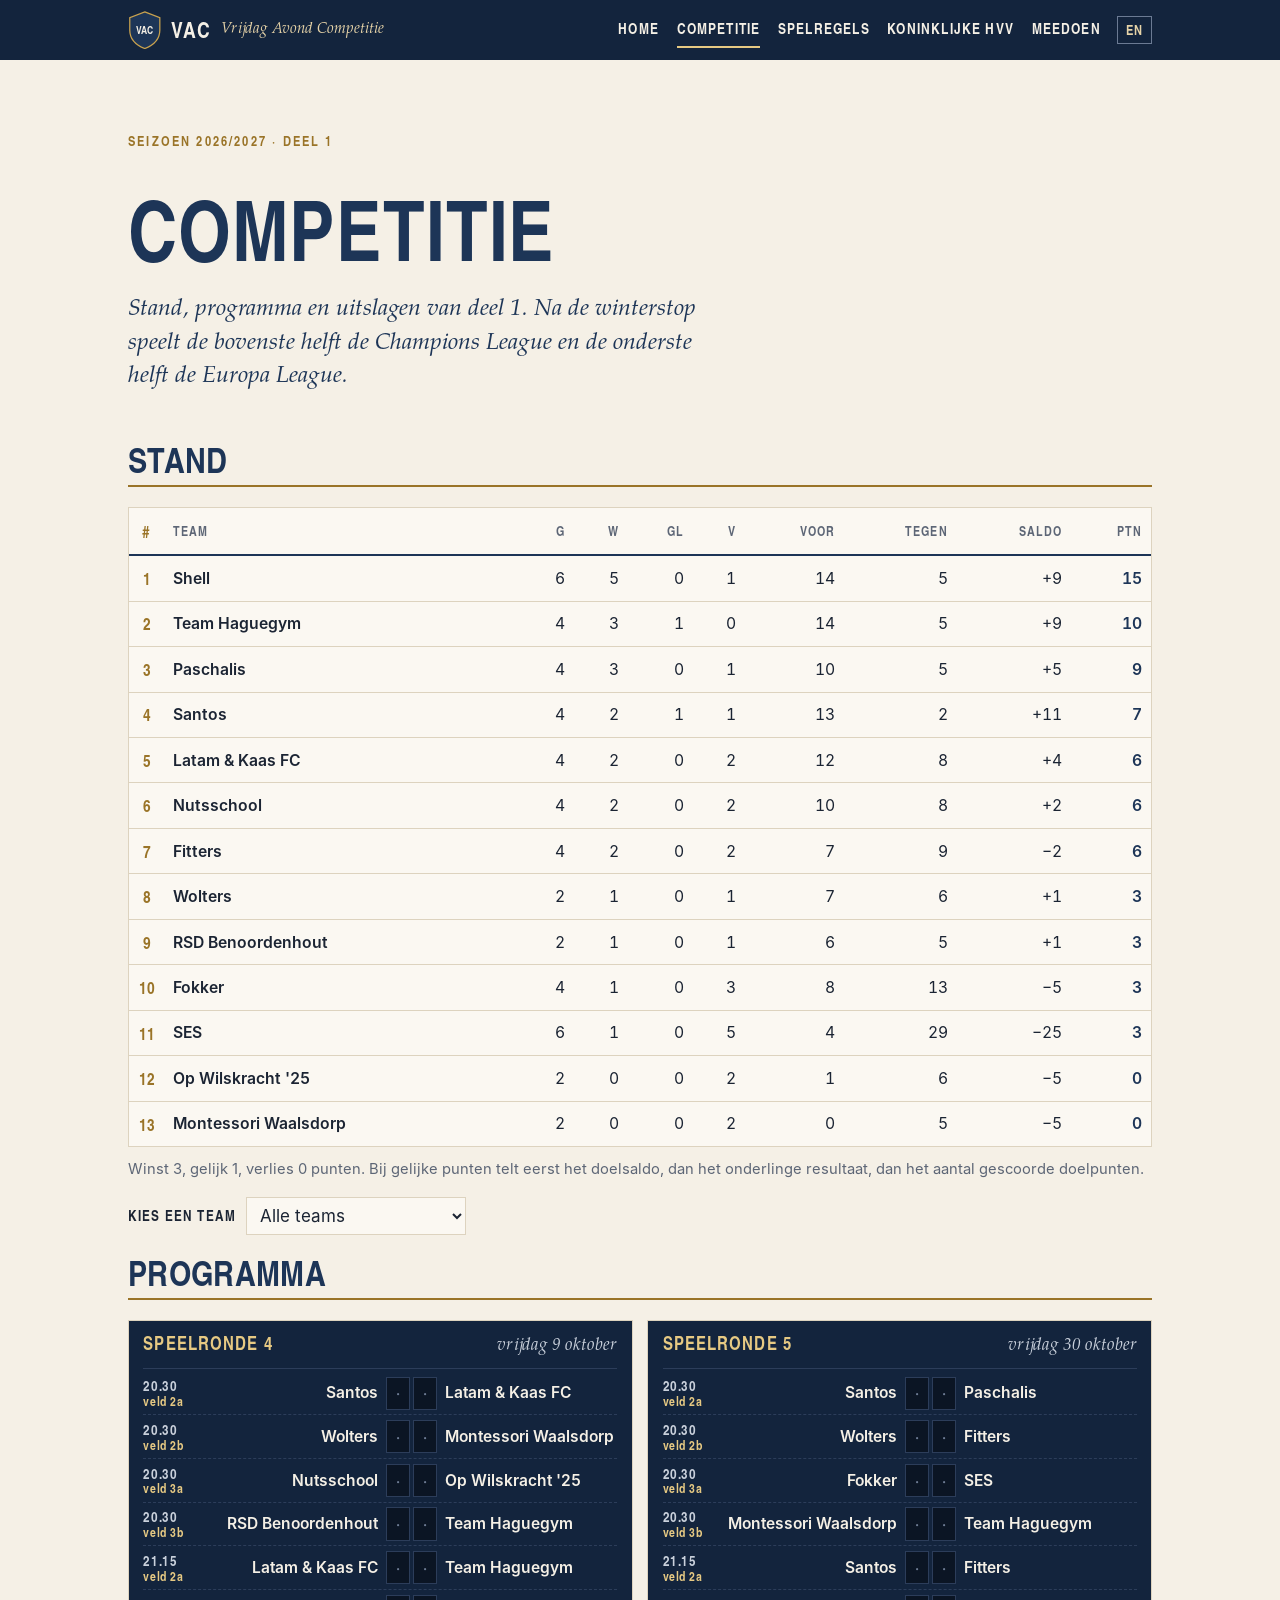
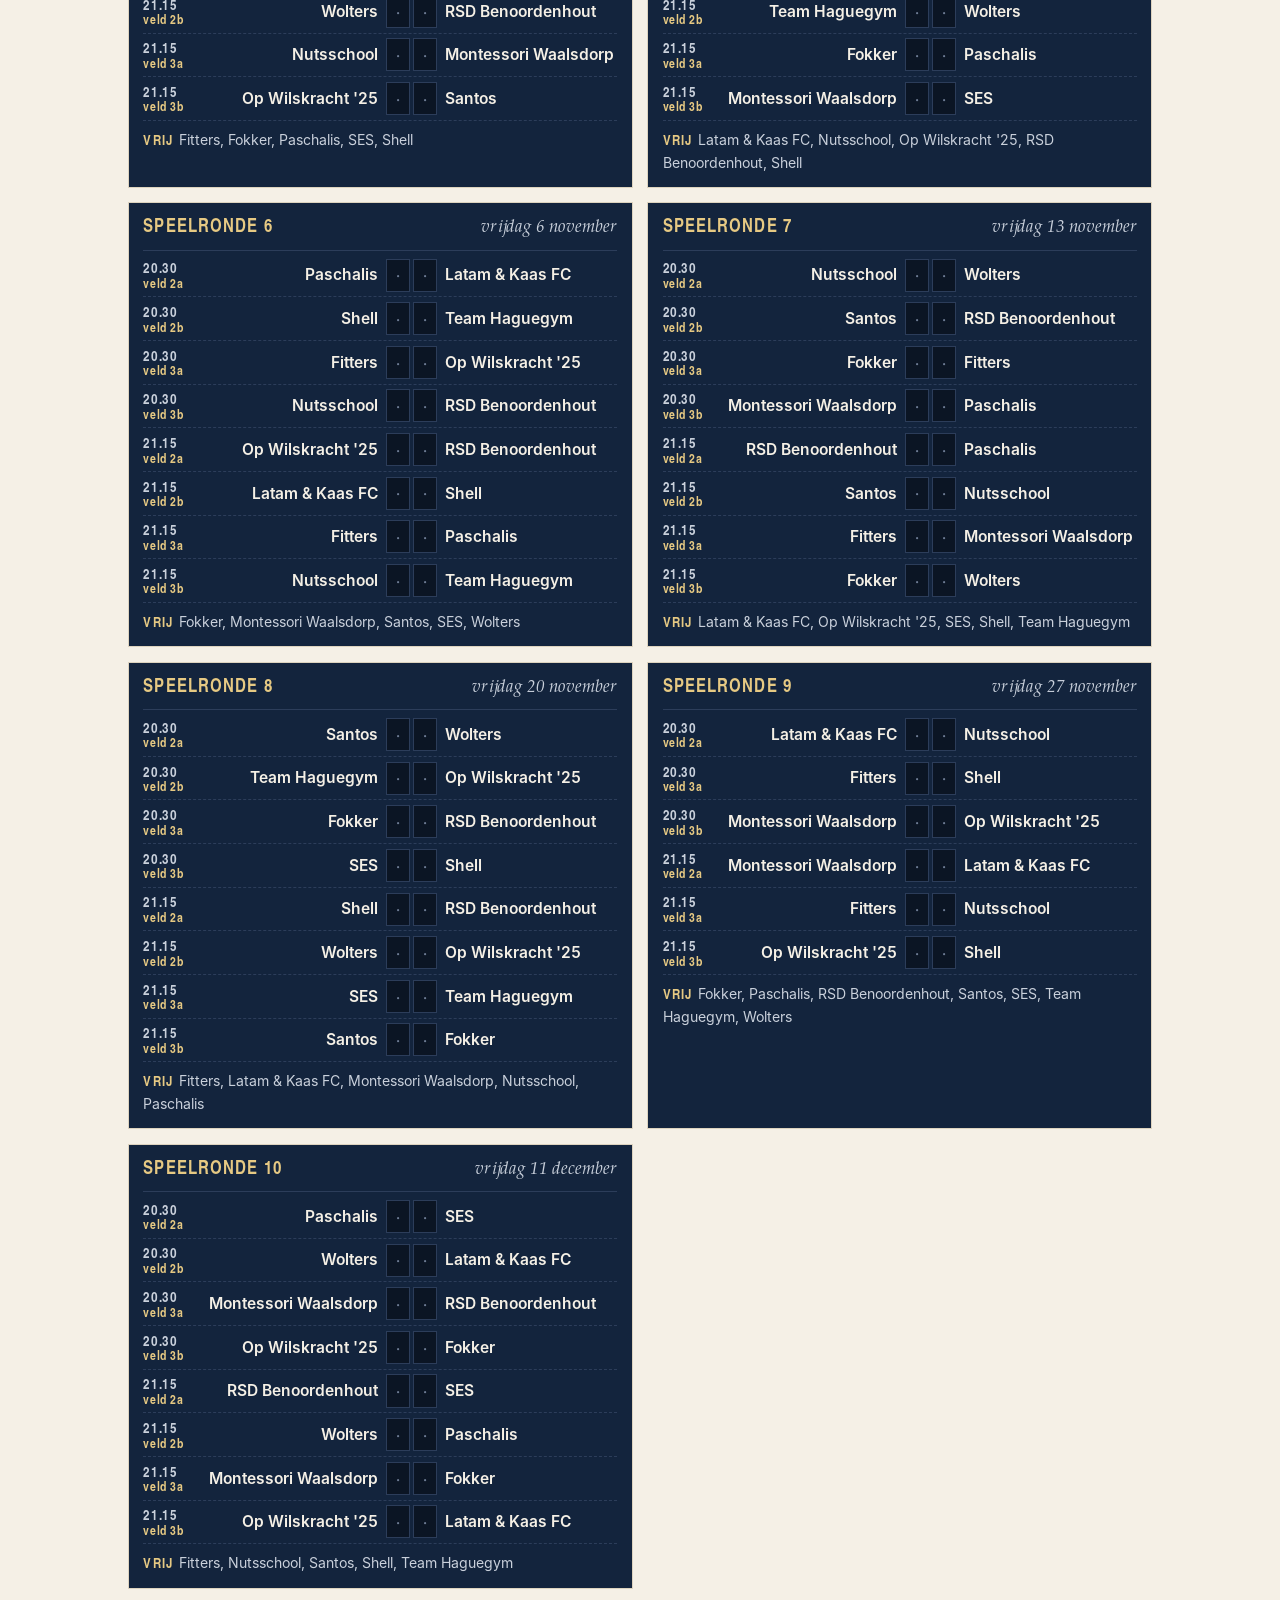
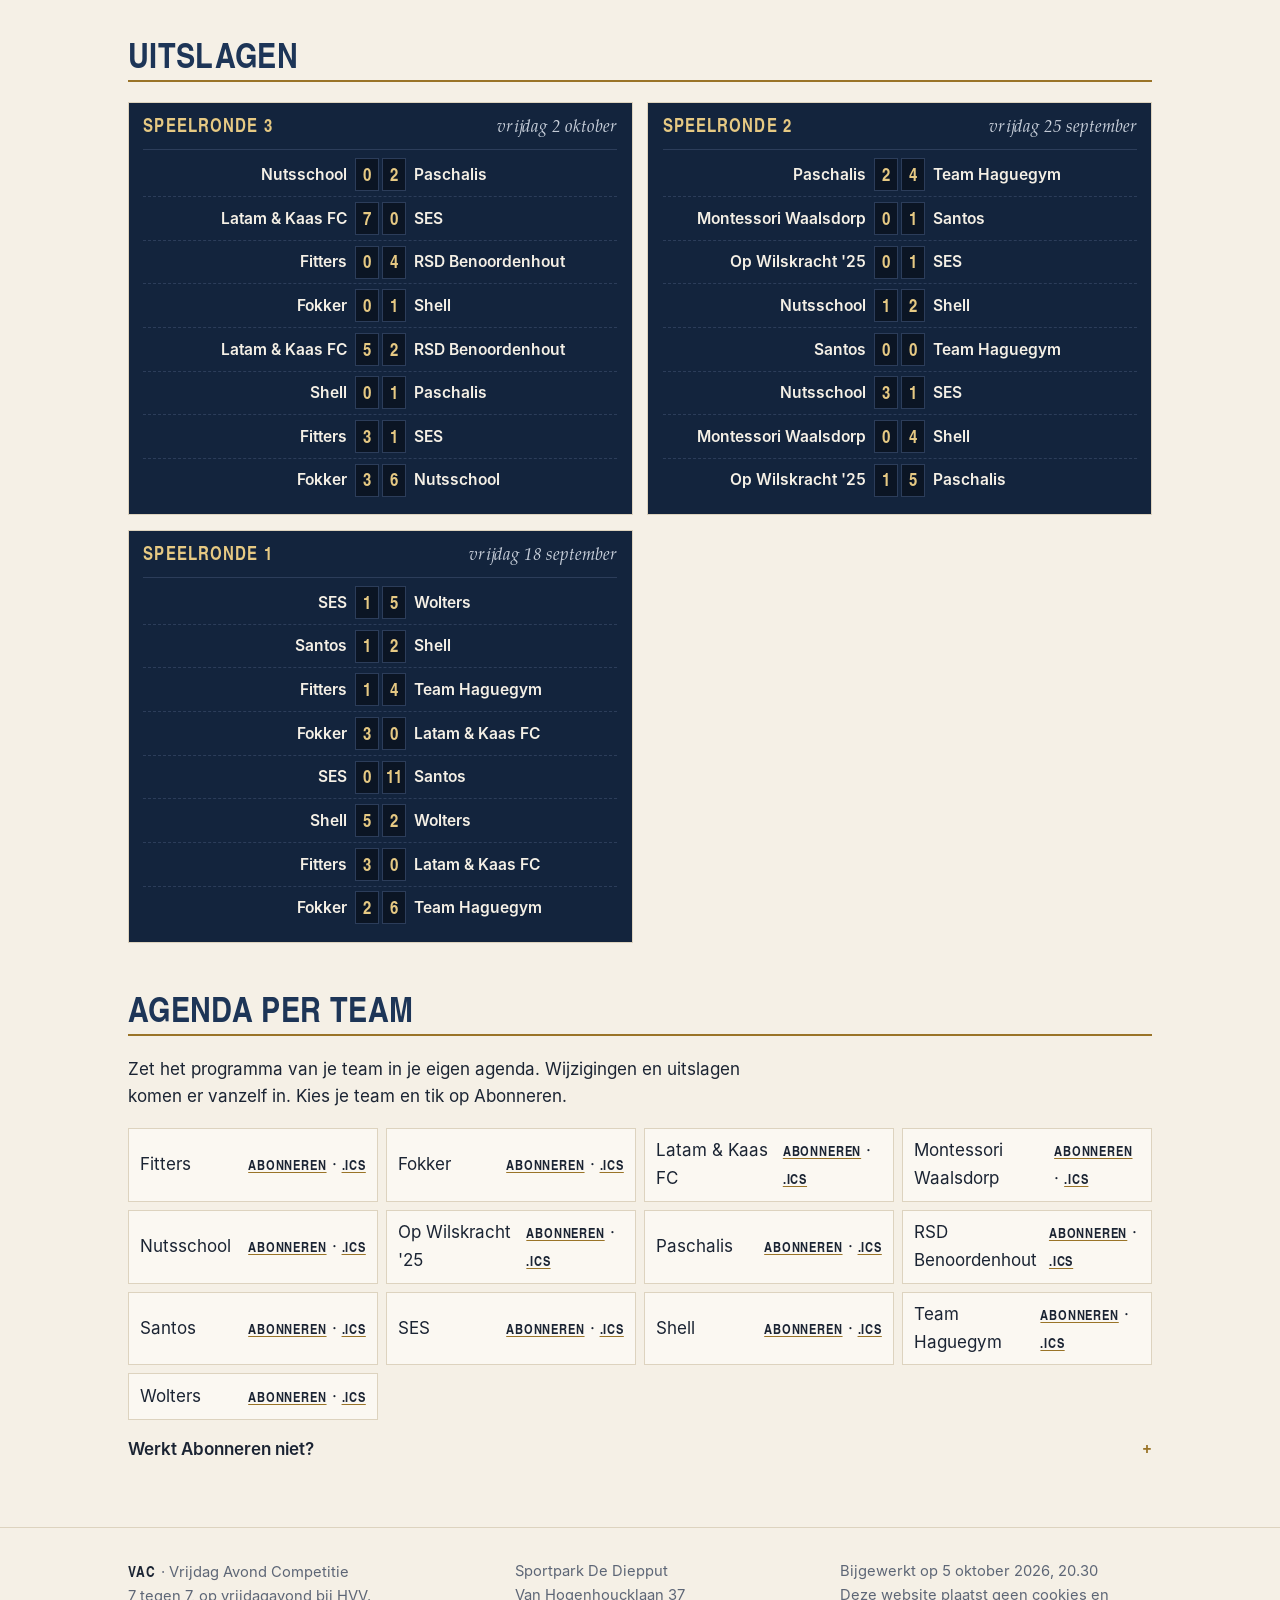
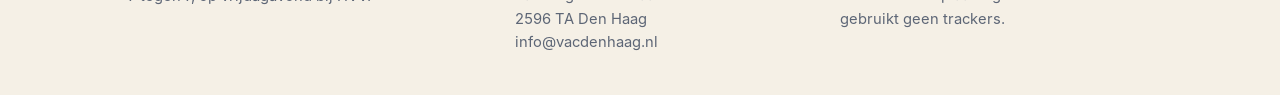
<file: competitie.html>
<!doctype html>
<html lang="nl">
<head>
<meta charset="utf-8">
<meta name="viewport" content="width=device-width, initial-scale=1, viewport-fit=cover">
<title>Programma, uitslagen en stand · VAC Den Haag</title>
<meta name="description" content="Het volledige programma, alle uitslagen en de actuele stand van de Vrijdag Avond Competitie bij HVV. Met een agenda-abonnement per team.">
<link rel="canonical" href="https://vacdenhaag.nl/competitie.html">
<link rel="alternate" hreflang="nl" href="https://vacdenhaag.nl/competitie.html">
<link rel="alternate" hreflang="en" href="https://vacdenhaag.nl/en/league.html">
<link rel="alternate" hreflang="x-default" href="https://vacdenhaag.nl/competitie.html">
<meta property="og:type" content="website">
<meta property="og:title" content="Programma, uitslagen en stand · VAC Den Haag">
<meta property="og:description" content="Het volledige programma, alle uitslagen en de actuele stand van de Vrijdag Avond Competitie bij HVV. Met een agenda-abonnement per team.">
<meta property="og:url" content="https://vacdenhaag.nl/competitie.html">
<meta property="og:locale" content="nl_NL">
<meta name="theme-color" content="#13243d">
<link rel="icon" href="assets/icon.svg" type="image/svg+xml">
<link rel="preload" href="assets/fonts/heroscn-bold.woff" as="font" type="font/woff" crossorigin>
<link rel="stylesheet" href="assets/site.css">
<script type="application/ld+json">{"@context": "https://schema.org", "@type": "SportsOrganization", "name": "VAC – Vrijdag Avond Competitie", "alternateName": ["VAC Den Haag", "Friday Evening League The Hague"], "url": "https://vacdenhaag.nl/", "email": "info@vacdenhaag.nl", "sport": "Soccer", "description": "7-tegen-7-voetbalcompetitie voor 35-plussers op vrijdagavond bij HVV in Den Haag.", "location": {"@type": "Place", "name": "Sportpark De Diepput (Koninklijke HC&VV)", "address": {"@type": "PostalAddress", "streetAddress": "Van Hogenhoucklaan 37", "postalCode": "2596 TA", "addressLocality": "Den Haag", "addressCountry": "NL"}}}</script><script type="application/ld+json">{"@context": "https://schema.org", "@type": "SportsEvent", "name": "VAC: Santos – Latam & Kaas FC", "sport": "Soccer", "startDate": "2026-10-09T20:30:00+02:00", "endDate": "2026-10-09T21:00:00+02:00", "eventStatus": "https://schema.org/EventScheduled", "location": {"@type": "Place", "name": "Sportpark De Diepput (Koninklijke HC&VV)", "address": {"@type": "PostalAddress", "streetAddress": "Van Hogenhoucklaan 37", "postalCode": "2596 TA", "addressLocality": "Den Haag", "addressCountry": "NL"}}, "homeTeam": {"@type": "SportsTeam", "name": "Santos"}, "awayTeam": {"@type": "SportsTeam", "name": "Latam & Kaas FC"}, "organizer": {"@type": "SportsOrganization", "name": "VAC – Vrijdag Avond Competitie", "url": "https://vacdenhaag.nl/"}}</script><script type="application/ld+json">{"@context": "https://schema.org", "@type": "SportsEvent", "name": "VAC: Wolters – Montessori Waalsdorp", "sport": "Soccer", "startDate": "2026-10-09T20:30:00+02:00", "endDate": "2026-10-09T21:00:00+02:00", "eventStatus": "https://schema.org/EventScheduled", "location": {"@type": "Place", "name": "Sportpark De Diepput (Koninklijke HC&VV)", "address": {"@type": "PostalAddress", "streetAddress": "Van Hogenhoucklaan 37", "postalCode": "2596 TA", "addressLocality": "Den Haag", "addressCountry": "NL"}}, "homeTeam": {"@type": "SportsTeam", "name": "Wolters"}, "awayTeam": {"@type": "SportsTeam", "name": "Montessori Waalsdorp"}, "organizer": {"@type": "SportsOrganization", "name": "VAC – Vrijdag Avond Competitie", "url": "https://vacdenhaag.nl/"}}</script><script type="application/ld+json">{"@context": "https://schema.org", "@type": "SportsEvent", "name": "VAC: Nutsschool – Op Wilskracht '25", "sport": "Soccer", "startDate": "2026-10-09T20:30:00+02:00", "endDate": "2026-10-09T21:00:00+02:00", "eventStatus": "https://schema.org/EventScheduled", "location": {"@type": "Place", "name": "Sportpark De Diepput (Koninklijke HC&VV)", "address": {"@type": "PostalAddress", "streetAddress": "Van Hogenhoucklaan 37", "postalCode": "2596 TA", "addressLocality": "Den Haag", "addressCountry": "NL"}}, "homeTeam": {"@type": "SportsTeam", "name": "Nutsschool"}, "awayTeam": {"@type": "SportsTeam", "name": "Op Wilskracht '25"}, "organizer": {"@type": "SportsOrganization", "name": "VAC – Vrijdag Avond Competitie", "url": "https://vacdenhaag.nl/"}}</script><script type="application/ld+json">{"@context": "https://schema.org", "@type": "SportsEvent", "name": "VAC: RSD Benoordenhout – Team Haguegym", "sport": "Soccer", "startDate": "2026-10-09T20:30:00+02:00", "endDate": "2026-10-09T21:00:00+02:00", "eventStatus": "https://schema.org/EventScheduled", "location": {"@type": "Place", "name": "Sportpark De Diepput (Koninklijke HC&VV)", "address": {"@type": "PostalAddress", "streetAddress": "Van Hogenhoucklaan 37", "postalCode": "2596 TA", "addressLocality": "Den Haag", "addressCountry": "NL"}}, "homeTeam": {"@type": "SportsTeam", "name": "RSD Benoordenhout"}, "awayTeam": {"@type": "SportsTeam", "name": "Team Haguegym"}, "organizer": {"@type": "SportsOrganization", "name": "VAC – Vrijdag Avond Competitie", "url": "https://vacdenhaag.nl/"}}</script><script type="application/ld+json">{"@context": "https://schema.org", "@type": "SportsEvent", "name": "VAC: Latam & Kaas FC – Team Haguegym", "sport": "Soccer", "startDate": "2026-10-09T21:15:00+02:00", "endDate": "2026-10-09T21:45:00+02:00", "eventStatus": "https://schema.org/EventScheduled", "location": {"@type": "Place", "name": "Sportpark De Diepput (Koninklijke HC&VV)", "address": {"@type": "PostalAddress", "streetAddress": "Van Hogenhoucklaan 37", "postalCode": "2596 TA", "addressLocality": "Den Haag", "addressCountry": "NL"}}, "homeTeam": {"@type": "SportsTeam", "name": "Latam & Kaas FC"}, "awayTeam": {"@type": "SportsTeam", "name": "Team Haguegym"}, "organizer": {"@type": "SportsOrganization", "name": "VAC – Vrijdag Avond Competitie", "url": "https://vacdenhaag.nl/"}}</script><script type="application/ld+json">{"@context": "https://schema.org", "@type": "SportsEvent", "name": "VAC: Wolters – RSD Benoordenhout", "sport": "Soccer", "startDate": "2026-10-09T21:15:00+02:00", "endDate": "2026-10-09T21:45:00+02:00", "eventStatus": "https://schema.org/EventScheduled", "location": {"@type": "Place", "name": "Sportpark De Diepput (Koninklijke HC&VV)", "address": {"@type": "PostalAddress", "streetAddress": "Van Hogenhoucklaan 37", "postalCode": "2596 TA", "addressLocality": "Den Haag", "addressCountry": "NL"}}, "homeTeam": {"@type": "SportsTeam", "name": "Wolters"}, "awayTeam": {"@type": "SportsTeam", "name": "RSD Benoordenhout"}, "organizer": {"@type": "SportsOrganization", "name": "VAC – Vrijdag Avond Competitie", "url": "https://vacdenhaag.nl/"}}</script><script type="application/ld+json">{"@context": "https://schema.org", "@type": "SportsEvent", "name": "VAC: Nutsschool – Montessori Waalsdorp", "sport": "Soccer", "startDate": "2026-10-09T21:15:00+02:00", "endDate": "2026-10-09T21:45:00+02:00", "eventStatus": "https://schema.org/EventScheduled", "location": {"@type": "Place", "name": "Sportpark De Diepput (Koninklijke HC&VV)", "address": {"@type": "PostalAddress", "streetAddress": "Van Hogenhoucklaan 37", "postalCode": "2596 TA", "addressLocality": "Den Haag", "addressCountry": "NL"}}, "homeTeam": {"@type": "SportsTeam", "name": "Nutsschool"}, "awayTeam": {"@type": "SportsTeam", "name": "Montessori Waalsdorp"}, "organizer": {"@type": "SportsOrganization", "name": "VAC – Vrijdag Avond Competitie", "url": "https://vacdenhaag.nl/"}}</script><script type="application/ld+json">{"@context": "https://schema.org", "@type": "SportsEvent", "name": "VAC: Op Wilskracht '25 – Santos", "sport": "Soccer", "startDate": "2026-10-09T21:15:00+02:00", "endDate": "2026-10-09T21:45:00+02:00", "eventStatus": "https://schema.org/EventScheduled", "location": {"@type": "Place", "name": "Sportpark De Diepput (Koninklijke HC&VV)", "address": {"@type": "PostalAddress", "streetAddress": "Van Hogenhoucklaan 37", "postalCode": "2596 TA", "addressLocality": "Den Haag", "addressCountry": "NL"}}, "homeTeam": {"@type": "SportsTeam", "name": "Op Wilskracht '25"}, "awayTeam": {"@type": "SportsTeam", "name": "Santos"}, "organizer": {"@type": "SportsOrganization", "name": "VAC – Vrijdag Avond Competitie", "url": "https://vacdenhaag.nl/"}}</script>
</head>
<body>
<header class="site-head"><div class="wrap">
<a class="brand" href="index.html"><svg viewBox="0 0 40 46" aria-hidden="true"><path d="M20 1 38 8v15c0 11-8 18-18 22C10 41 2 34 2 23V8Z" fill="#1d3557" stroke="#c9a24e" stroke-width="1.5"/><text x="20" y="27" text-anchor="middle" font-family="VAC Display,Arial Narrow,sans-serif" font-weight="700" font-size="12.5" fill="#f5f0e6">VAC</text></svg><b>VAC</b><span>Vrijdag Avond Competitie</span></a>
<nav class="nav" aria-label="Hoofdmenu">
<a href="index.html">Home</a><a href="competitie.html" aria-current="page">Competitie</a><a href="spelregels.html">Spelregels</a><a href="koninklijke-hvv.html">Koninklijke HVV</a><a href="meedoen.html">Meedoen</a>
</nav>
<a class="lang" href="en/league.html" hreflang="en" lang="en" title="English">EN</a>
</div></header>
<main><div class="wrap">
<section class="hero" style="padding-bottom:0">
<p class="kicker">Seizoen 2026/2027 · deel 1</p>
<h1>Competitie</h1>
<p class="lead">Stand, programma en uitslagen van deel 1. Na de winterstop speelt de bovenste helft de Champions League en de onderste helft de Europa League.</p>
</section>
<section id="stand"><div class="sec-head"><h2>Stand</h2></div>
<div class="table-wrap"><table class="stand"><caption class="sr-only" style="position:absolute;left:-9999px">Stand deel 1</caption><thead><tr><th scope="col" title="Positie" class="pos">#</th><th scope="col" title="Team" class="team">Team</th><th scope="col" title="Gespeeld">G</th><th scope="col" title="Gewonnen">W</th><th scope="col" title="Gelijk">GL</th><th scope="col" title="Verloren">V</th><th scope="col" title="Doelpunten voor">Voor</th><th scope="col" title="Doelpunten tegen">Tegen</th><th scope="col" title="Doelsaldo">Saldo</th><th scope="col" title="Punten">Ptn</th></tr></thead><tbody><tr data-team="shell"><td class="pos">1</td><td class="team">Shell</td><td>6</td><td>5</td><td>0</td><td>1</td><td>14</td><td>5</td><td>+9</td><td class="pts">15</td></tr><tr data-team="team-haguegym"><td class="pos">2</td><td class="team">Team Haguegym</td><td>4</td><td>3</td><td>1</td><td>0</td><td>14</td><td>5</td><td>+9</td><td class="pts">10</td></tr><tr data-team="paschalis"><td class="pos">3</td><td class="team">Paschalis</td><td>4</td><td>3</td><td>0</td><td>1</td><td>10</td><td>5</td><td>+5</td><td class="pts">9</td></tr><tr data-team="santos"><td class="pos">4</td><td class="team">Santos</td><td>4</td><td>2</td><td>1</td><td>1</td><td>13</td><td>2</td><td>+11</td><td class="pts">7</td></tr><tr data-team="latam-en-kaas-fc"><td class="pos">5</td><td class="team">Latam &amp; Kaas FC</td><td>4</td><td>2</td><td>0</td><td>2</td><td>12</td><td>8</td><td>+4</td><td class="pts">6</td></tr><tr data-team="nutsschool"><td class="pos">6</td><td class="team">Nutsschool</td><td>4</td><td>2</td><td>0</td><td>2</td><td>10</td><td>8</td><td>+2</td><td class="pts">6</td></tr><tr data-team="fitters"><td class="pos">7</td><td class="team">Fitters</td><td>4</td><td>2</td><td>0</td><td>2</td><td>7</td><td>9</td><td>−2</td><td class="pts">6</td></tr><tr data-team="wolters"><td class="pos">8</td><td class="team">Wolters</td><td>2</td><td>1</td><td>0</td><td>1</td><td>7</td><td>6</td><td>+1</td><td class="pts">3</td></tr><tr data-team="rsd-benoordenhout"><td class="pos">9</td><td class="team">RSD Benoordenhout</td><td>2</td><td>1</td><td>0</td><td>1</td><td>6</td><td>5</td><td>+1</td><td class="pts">3</td></tr><tr data-team="fokker"><td class="pos">10</td><td class="team">Fokker</td><td>4</td><td>1</td><td>0</td><td>3</td><td>8</td><td>13</td><td>−5</td><td class="pts">3</td></tr><tr data-team="ses"><td class="pos">11</td><td class="team">SES</td><td>6</td><td>1</td><td>0</td><td>5</td><td>4</td><td>29</td><td>−25</td><td class="pts">3</td></tr><tr data-team="op-wilskracht-25"><td class="pos">12</td><td class="team">Op Wilskracht &#x27;25</td><td>2</td><td>0</td><td>0</td><td>2</td><td>1</td><td>6</td><td>−5</td><td class="pts">0</td></tr><tr data-team="montessori-waalsdorp"><td class="pos">13</td><td class="team">Montessori Waalsdorp</td><td>2</td><td>0</td><td>0</td><td>2</td><td>0</td><td>5</td><td>−5</td><td class="pts">0</td></tr></tbody></table></div>
<p class="note">Winst 3, gelijk 1, verlies 0 punten. Bij gelijke punten telt eerst het doelsaldo, dan het onderlinge resultaat, dan het aantal gescoorde doelpunten.</p>
</section>
<div class="filter" id="programma"><label for="teamfilter">Kies een team</label>
<select id="teamfilter"><option value="">Alle teams</option><option value="fitters">Fitters</option><option value="fokker">Fokker</option><option value="latam-en-kaas-fc">Latam &amp; Kaas FC</option><option value="montessori-waalsdorp">Montessori Waalsdorp</option><option value="nutsschool">Nutsschool</option><option value="op-wilskracht-25">Op Wilskracht &#x27;25</option><option value="paschalis">Paschalis</option><option value="rsd-benoordenhout">RSD Benoordenhout</option><option value="santos">Santos</option><option value="ses">SES</option><option value="shell">Shell</option><option value="team-haguegym">Team Haguegym</option><option value="wolters">Wolters</option></select></div>
<section><div class="sec-head"><h2>Programma</h2></div><div class="rounds"><div class="board round" data-round="4"><div class="board-head"><h3>Speelronde 4</h3><span>vrijdag 9 oktober</span></div><div class="match" data-teams="santos latam-en-kaas-fc"><span class="when num">20.30<small>veld 2a</small></span><span class="t1">Santos</span><span class="score vs"><b>·</b><b>·</b></span><span class="t2">Latam &amp; Kaas FC</span></div><div class="match" data-teams="wolters montessori-waalsdorp"><span class="when num">20.30<small>veld 2b</small></span><span class="t1">Wolters</span><span class="score vs"><b>·</b><b>·</b></span><span class="t2">Montessori Waalsdorp</span></div><div class="match" data-teams="nutsschool op-wilskracht-25"><span class="when num">20.30<small>veld 3a</small></span><span class="t1">Nutsschool</span><span class="score vs"><b>·</b><b>·</b></span><span class="t2">Op Wilskracht &#x27;25</span></div><div class="match" data-teams="rsd-benoordenhout team-haguegym"><span class="when num">20.30<small>veld 3b</small></span><span class="t1">RSD Benoordenhout</span><span class="score vs"><b>·</b><b>·</b></span><span class="t2">Team Haguegym</span></div><div class="match" data-teams="latam-en-kaas-fc team-haguegym"><span class="when num">21.15<small>veld 2a</small></span><span class="t1">Latam &amp; Kaas FC</span><span class="score vs"><b>·</b><b>·</b></span><span class="t2">Team Haguegym</span></div><div class="match" data-teams="wolters rsd-benoordenhout"><span class="when num">21.15<small>veld 2b</small></span><span class="t1">Wolters</span><span class="score vs"><b>·</b><b>·</b></span><span class="t2">RSD Benoordenhout</span></div><div class="match" data-teams="nutsschool montessori-waalsdorp"><span class="when num">21.15<small>veld 3a</small></span><span class="t1">Nutsschool</span><span class="score vs"><b>·</b><b>·</b></span><span class="t2">Montessori Waalsdorp</span></div><div class="match" data-teams="op-wilskracht-25 santos"><span class="when num">21.15<small>veld 3b</small></span><span class="t1">Op Wilskracht &#x27;25</span><span class="score vs"><b>·</b><b>·</b></span><span class="t2">Santos</span></div><div class="bye"><b>Vrij</b>Fitters, Fokker, Paschalis, SES, Shell</div></div><div class="board round" data-round="5"><div class="board-head"><h3>Speelronde 5</h3><span>vrijdag 30 oktober</span></div><div class="match" data-teams="santos paschalis"><span class="when num">20.30<small>veld 2a</small></span><span class="t1">Santos</span><span class="score vs"><b>·</b><b>·</b></span><span class="t2">Paschalis</span></div><div class="match" data-teams="wolters fitters"><span class="when num">20.30<small>veld 2b</small></span><span class="t1">Wolters</span><span class="score vs"><b>·</b><b>·</b></span><span class="t2">Fitters</span></div><div class="match" data-teams="fokker ses"><span class="when num">20.30<small>veld 3a</small></span><span class="t1">Fokker</span><span class="score vs"><b>·</b><b>·</b></span><span class="t2">SES</span></div><div class="match" data-teams="montessori-waalsdorp team-haguegym"><span class="when num">20.30<small>veld 3b</small></span><span class="t1">Montessori Waalsdorp</span><span class="score vs"><b>·</b><b>·</b></span><span class="t2">Team Haguegym</span></div><div class="match" data-teams="santos fitters"><span class="when num">21.15<small>veld 2a</small></span><span class="t1">Santos</span><span class="score vs"><b>·</b><b>·</b></span><span class="t2">Fitters</span></div><div class="match" data-teams="team-haguegym wolters"><span class="when num">21.15<small>veld 2b</small></span><span class="t1">Team Haguegym</span><span class="score vs"><b>·</b><b>·</b></span><span class="t2">Wolters</span></div><div class="match" data-teams="fokker paschalis"><span class="when num">21.15<small>veld 3a</small></span><span class="t1">Fokker</span><span class="score vs"><b>·</b><b>·</b></span><span class="t2">Paschalis</span></div><div class="match" data-teams="montessori-waalsdorp ses"><span class="when num">21.15<small>veld 3b</small></span><span class="t1">Montessori Waalsdorp</span><span class="score vs"><b>·</b><b>·</b></span><span class="t2">SES</span></div><div class="bye"><b>Vrij</b>Latam &amp; Kaas FC, Nutsschool, Op Wilskracht &#x27;25, RSD Benoordenhout, Shell</div></div><div class="board round" data-round="6"><div class="board-head"><h3>Speelronde 6</h3><span>vrijdag 6 november</span></div><div class="match" data-teams="paschalis latam-en-kaas-fc"><span class="when num">20.30<small>veld 2a</small></span><span class="t1">Paschalis</span><span class="score vs"><b>·</b><b>·</b></span><span class="t2">Latam &amp; Kaas FC</span></div><div class="match" data-teams="shell team-haguegym"><span class="when num">20.30<small>veld 2b</small></span><span class="t1">Shell</span><span class="score vs"><b>·</b><b>·</b></span><span class="t2">Team Haguegym</span></div><div class="match" data-teams="fitters op-wilskracht-25"><span class="when num">20.30<small>veld 3a</small></span><span class="t1">Fitters</span><span class="score vs"><b>·</b><b>·</b></span><span class="t2">Op Wilskracht &#x27;25</span></div><div class="match" data-teams="nutsschool rsd-benoordenhout"><span class="when num">20.30<small>veld 3b</small></span><span class="t1">Nutsschool</span><span class="score vs"><b>·</b><b>·</b></span><span class="t2">RSD Benoordenhout</span></div><div class="match" data-teams="op-wilskracht-25 rsd-benoordenhout"><span class="when num">21.15<small>veld 2a</small></span><span class="t1">Op Wilskracht &#x27;25</span><span class="score vs"><b>·</b><b>·</b></span><span class="t2">RSD Benoordenhout</span></div><div class="match" data-teams="latam-en-kaas-fc shell"><span class="when num">21.15<small>veld 2b</small></span><span class="t1">Latam &amp; Kaas FC</span><span class="score vs"><b>·</b><b>·</b></span><span class="t2">Shell</span></div><div class="match" data-teams="fitters paschalis"><span class="when num">21.15<small>veld 3a</small></span><span class="t1">Fitters</span><span class="score vs"><b>·</b><b>·</b></span><span class="t2">Paschalis</span></div><div class="match" data-teams="nutsschool team-haguegym"><span class="when num">21.15<small>veld 3b</small></span><span class="t1">Nutsschool</span><span class="score vs"><b>·</b><b>·</b></span><span class="t2">Team Haguegym</span></div><div class="bye"><b>Vrij</b>Fokker, Montessori Waalsdorp, Santos, SES, Wolters</div></div><div class="board round" data-round="7"><div class="board-head"><h3>Speelronde 7</h3><span>vrijdag 13 november</span></div><div class="match" data-teams="nutsschool wolters"><span class="when num">20.30<small>veld 2a</small></span><span class="t1">Nutsschool</span><span class="score vs"><b>·</b><b>·</b></span><span class="t2">Wolters</span></div><div class="match" data-teams="santos rsd-benoordenhout"><span class="when num">20.30<small>veld 2b</small></span><span class="t1">Santos</span><span class="score vs"><b>·</b><b>·</b></span><span class="t2">RSD Benoordenhout</span></div><div class="match" data-teams="fokker fitters"><span class="when num">20.30<small>veld 3a</small></span><span class="t1">Fokker</span><span class="score vs"><b>·</b><b>·</b></span><span class="t2">Fitters</span></div><div class="match" data-teams="montessori-waalsdorp paschalis"><span class="when num">20.30<small>veld 3b</small></span><span class="t1">Montessori Waalsdorp</span><span class="score vs"><b>·</b><b>·</b></span><span class="t2">Paschalis</span></div><div class="match" data-teams="rsd-benoordenhout paschalis"><span class="when num">21.15<small>veld 2a</small></span><span class="t1">RSD Benoordenhout</span><span class="score vs"><b>·</b><b>·</b></span><span class="t2">Paschalis</span></div><div class="match" data-teams="santos nutsschool"><span class="when num">21.15<small>veld 2b</small></span><span class="t1">Santos</span><span class="score vs"><b>·</b><b>·</b></span><span class="t2">Nutsschool</span></div><div class="match" data-teams="fitters montessori-waalsdorp"><span class="when num">21.15<small>veld 3a</small></span><span class="t1">Fitters</span><span class="score vs"><b>·</b><b>·</b></span><span class="t2">Montessori Waalsdorp</span></div><div class="match" data-teams="fokker wolters"><span class="when num">21.15<small>veld 3b</small></span><span class="t1">Fokker</span><span class="score vs"><b>·</b><b>·</b></span><span class="t2">Wolters</span></div><div class="bye"><b>Vrij</b>Latam &amp; Kaas FC, Op Wilskracht &#x27;25, SES, Shell, Team Haguegym</div></div><div class="board round" data-round="8"><div class="board-head"><h3>Speelronde 8</h3><span>vrijdag 20 november</span></div><div class="match" data-teams="santos wolters"><span class="when num">20.30<small>veld 2a</small></span><span class="t1">Santos</span><span class="score vs"><b>·</b><b>·</b></span><span class="t2">Wolters</span></div><div class="match" data-teams="team-haguegym op-wilskracht-25"><span class="when num">20.30<small>veld 2b</small></span><span class="t1">Team Haguegym</span><span class="score vs"><b>·</b><b>·</b></span><span class="t2">Op Wilskracht &#x27;25</span></div><div class="match" data-teams="fokker rsd-benoordenhout"><span class="when num">20.30<small>veld 3a</small></span><span class="t1">Fokker</span><span class="score vs"><b>·</b><b>·</b></span><span class="t2">RSD Benoordenhout</span></div><div class="match" data-teams="ses shell"><span class="when num">20.30<small>veld 3b</small></span><span class="t1">SES</span><span class="score vs"><b>·</b><b>·</b></span><span class="t2">Shell</span></div><div class="match" data-teams="shell rsd-benoordenhout"><span class="when num">21.15<small>veld 2a</small></span><span class="t1">Shell</span><span class="score vs"><b>·</b><b>·</b></span><span class="t2">RSD Benoordenhout</span></div><div class="match" data-teams="wolters op-wilskracht-25"><span class="when num">21.15<small>veld 2b</small></span><span class="t1">Wolters</span><span class="score vs"><b>·</b><b>·</b></span><span class="t2">Op Wilskracht &#x27;25</span></div><div class="match" data-teams="ses team-haguegym"><span class="when num">21.15<small>veld 3a</small></span><span class="t1">SES</span><span class="score vs"><b>·</b><b>·</b></span><span class="t2">Team Haguegym</span></div><div class="match" data-teams="santos fokker"><span class="when num">21.15<small>veld 3b</small></span><span class="t1">Santos</span><span class="score vs"><b>·</b><b>·</b></span><span class="t2">Fokker</span></div><div class="bye"><b>Vrij</b>Fitters, Latam &amp; Kaas FC, Montessori Waalsdorp, Nutsschool, Paschalis</div></div><div class="board round" data-round="9"><div class="board-head"><h3>Speelronde 9</h3><span>vrijdag 27 november</span></div><div class="match" data-teams="latam-en-kaas-fc nutsschool"><span class="when num">20.30<small>veld 2a</small></span><span class="t1">Latam &amp; Kaas FC</span><span class="score vs"><b>·</b><b>·</b></span><span class="t2">Nutsschool</span></div><div class="match" data-teams="fitters shell"><span class="when num">20.30<small>veld 3a</small></span><span class="t1">Fitters</span><span class="score vs"><b>·</b><b>·</b></span><span class="t2">Shell</span></div><div class="match" data-teams="montessori-waalsdorp op-wilskracht-25"><span class="when num">20.30<small>veld 3b</small></span><span class="t1">Montessori Waalsdorp</span><span class="score vs"><b>·</b><b>·</b></span><span class="t2">Op Wilskracht &#x27;25</span></div><div class="match" data-teams="montessori-waalsdorp latam-en-kaas-fc"><span class="when num">21.15<small>veld 2a</small></span><span class="t1">Montessori Waalsdorp</span><span class="score vs"><b>·</b><b>·</b></span><span class="t2">Latam &amp; Kaas FC</span></div><div class="match" data-teams="fitters nutsschool"><span class="when num">21.15<small>veld 3a</small></span><span class="t1">Fitters</span><span class="score vs"><b>·</b><b>·</b></span><span class="t2">Nutsschool</span></div><div class="match" data-teams="op-wilskracht-25 shell"><span class="when num">21.15<small>veld 3b</small></span><span class="t1">Op Wilskracht &#x27;25</span><span class="score vs"><b>·</b><b>·</b></span><span class="t2">Shell</span></div><div class="bye"><b>Vrij</b>Fokker, Paschalis, RSD Benoordenhout, Santos, SES, Team Haguegym, Wolters</div></div><div class="board round" data-round="10"><div class="board-head"><h3>Speelronde 10</h3><span>vrijdag 11 december</span></div><div class="match" data-teams="paschalis ses"><span class="when num">20.30<small>veld 2a</small></span><span class="t1">Paschalis</span><span class="score vs"><b>·</b><b>·</b></span><span class="t2">SES</span></div><div class="match" data-teams="wolters latam-en-kaas-fc"><span class="when num">20.30<small>veld 2b</small></span><span class="t1">Wolters</span><span class="score vs"><b>·</b><b>·</b></span><span class="t2">Latam &amp; Kaas FC</span></div><div class="match" data-teams="montessori-waalsdorp rsd-benoordenhout"><span class="when num">20.30<small>veld 3a</small></span><span class="t1">Montessori Waalsdorp</span><span class="score vs"><b>·</b><b>·</b></span><span class="t2">RSD Benoordenhout</span></div><div class="match" data-teams="op-wilskracht-25 fokker"><span class="when num">20.30<small>veld 3b</small></span><span class="t1">Op Wilskracht &#x27;25</span><span class="score vs"><b>·</b><b>·</b></span><span class="t2">Fokker</span></div><div class="match" data-teams="rsd-benoordenhout ses"><span class="when num">21.15<small>veld 2a</small></span><span class="t1">RSD Benoordenhout</span><span class="score vs"><b>·</b><b>·</b></span><span class="t2">SES</span></div><div class="match" data-teams="wolters paschalis"><span class="when num">21.15<small>veld 2b</small></span><span class="t1">Wolters</span><span class="score vs"><b>·</b><b>·</b></span><span class="t2">Paschalis</span></div><div class="match" data-teams="montessori-waalsdorp fokker"><span class="when num">21.15<small>veld 3a</small></span><span class="t1">Montessori Waalsdorp</span><span class="score vs"><b>·</b><b>·</b></span><span class="t2">Fokker</span></div><div class="match" data-teams="op-wilskracht-25 latam-en-kaas-fc"><span class="when num">21.15<small>veld 3b</small></span><span class="t1">Op Wilskracht &#x27;25</span><span class="score vs"><b>·</b><b>·</b></span><span class="t2">Latam &amp; Kaas FC</span></div><div class="bye"><b>Vrij</b>Fitters, Nutsschool, Santos, Shell, Team Haguegym</div></div></div></section>
<section id="uitslagen"><div class="sec-head"><h2>Uitslagen</h2></div><div class="rounds"><div class="board round" data-round="3"><div class="board-head"><h3>Speelronde 3</h3><span>vrijdag 2 oktober</span></div><div class="match res" data-teams="nutsschool paschalis"><span class="t1">Nutsschool</span><span class="score" aria-label="0-2"><b>0</b><b>2</b></span><span class="t2">Paschalis</span></div><div class="match res" data-teams="latam-en-kaas-fc ses"><span class="t1">Latam &amp; Kaas FC</span><span class="score" aria-label="7-0"><b>7</b><b>0</b></span><span class="t2">SES</span></div><div class="match res" data-teams="fitters rsd-benoordenhout"><span class="t1">Fitters</span><span class="score" aria-label="0-4"><b>0</b><b>4</b></span><span class="t2">RSD Benoordenhout</span></div><div class="match res" data-teams="fokker shell"><span class="t1">Fokker</span><span class="score" aria-label="0-1"><b>0</b><b>1</b></span><span class="t2">Shell</span></div><div class="match res" data-teams="latam-en-kaas-fc rsd-benoordenhout"><span class="t1">Latam &amp; Kaas FC</span><span class="score" aria-label="5-2"><b>5</b><b>2</b></span><span class="t2">RSD Benoordenhout</span></div><div class="match res" data-teams="shell paschalis"><span class="t1">Shell</span><span class="score" aria-label="0-1"><b>0</b><b>1</b></span><span class="t2">Paschalis</span></div><div class="match res" data-teams="fitters ses"><span class="t1">Fitters</span><span class="score" aria-label="3-1"><b>3</b><b>1</b></span><span class="t2">SES</span></div><div class="match res" data-teams="fokker nutsschool"><span class="t1">Fokker</span><span class="score" aria-label="3-6"><b>3</b><b>6</b></span><span class="t2">Nutsschool</span></div></div><div class="board round" data-round="2"><div class="board-head"><h3>Speelronde 2</h3><span>vrijdag 25 september</span></div><div class="match res" data-teams="paschalis team-haguegym"><span class="t1">Paschalis</span><span class="score" aria-label="2-4"><b>2</b><b>4</b></span><span class="t2">Team Haguegym</span></div><div class="match res" data-teams="montessori-waalsdorp santos"><span class="t1">Montessori Waalsdorp</span><span class="score" aria-label="0-1"><b>0</b><b>1</b></span><span class="t2">Santos</span></div><div class="match res" data-teams="op-wilskracht-25 ses"><span class="t1">Op Wilskracht &#x27;25</span><span class="score" aria-label="0-1"><b>0</b><b>1</b></span><span class="t2">SES</span></div><div class="match res" data-teams="nutsschool shell"><span class="t1">Nutsschool</span><span class="score" aria-label="1-2"><b>1</b><b>2</b></span><span class="t2">Shell</span></div><div class="match res" data-teams="santos team-haguegym"><span class="t1">Santos</span><span class="score" aria-label="0-0"><b>0</b><b>0</b></span><span class="t2">Team Haguegym</span></div><div class="match res" data-teams="nutsschool ses"><span class="t1">Nutsschool</span><span class="score" aria-label="3-1"><b>3</b><b>1</b></span><span class="t2">SES</span></div><div class="match res" data-teams="montessori-waalsdorp shell"><span class="t1">Montessori Waalsdorp</span><span class="score" aria-label="0-4"><b>0</b><b>4</b></span><span class="t2">Shell</span></div><div class="match res" data-teams="op-wilskracht-25 paschalis"><span class="t1">Op Wilskracht &#x27;25</span><span class="score" aria-label="1-5"><b>1</b><b>5</b></span><span class="t2">Paschalis</span></div></div><div class="board round" data-round="1"><div class="board-head"><h3>Speelronde 1</h3><span>vrijdag 18 september</span></div><div class="match res" data-teams="ses wolters"><span class="t1">SES</span><span class="score" aria-label="1-5"><b>1</b><b>5</b></span><span class="t2">Wolters</span></div><div class="match res" data-teams="santos shell"><span class="t1">Santos</span><span class="score" aria-label="1-2"><b>1</b><b>2</b></span><span class="t2">Shell</span></div><div class="match res" data-teams="fitters team-haguegym"><span class="t1">Fitters</span><span class="score" aria-label="1-4"><b>1</b><b>4</b></span><span class="t2">Team Haguegym</span></div><div class="match res" data-teams="fokker latam-en-kaas-fc"><span class="t1">Fokker</span><span class="score" aria-label="3-0"><b>3</b><b>0</b></span><span class="t2">Latam &amp; Kaas FC</span></div><div class="match res" data-teams="ses santos"><span class="t1">SES</span><span class="score" aria-label="0-11"><b>0</b><b>11</b></span><span class="t2">Santos</span></div><div class="match res" data-teams="shell wolters"><span class="t1">Shell</span><span class="score" aria-label="5-2"><b>5</b><b>2</b></span><span class="t2">Wolters</span></div><div class="match res" data-teams="fitters latam-en-kaas-fc"><span class="t1">Fitters</span><span class="score" aria-label="3-0"><b>3</b><b>0</b></span><span class="t2">Latam &amp; Kaas FC</span></div><div class="match res" data-teams="fokker team-haguegym"><span class="t1">Fokker</span><span class="score" aria-label="2-6"><b>2</b><b>6</b></span><span class="t2">Team Haguegym</span></div></div></div></section><section id="agenda"><div class="sec-head"><h2>Agenda per team</h2></div>
<p class="prose">Zet het programma van je team in je eigen agenda. Wijzigingen en uitslagen komen er vanzelf in. Kies je team en tik op Abonneren.</p>
<ul class="cal-list"><li><span>Fitters</span><span><a href="webcal://vacdenhaag.nl/agenda/fitters.ics">Abonneren</a> · <a href="agenda/fitters.ics">.ics</a></span></li><li><span>Fokker</span><span><a href="webcal://vacdenhaag.nl/agenda/fokker.ics">Abonneren</a> · <a href="agenda/fokker.ics">.ics</a></span></li><li><span>Latam &amp; Kaas FC</span><span><a href="webcal://vacdenhaag.nl/agenda/latam-en-kaas-fc.ics">Abonneren</a> · <a href="agenda/latam-en-kaas-fc.ics">.ics</a></span></li><li><span>Montessori Waalsdorp</span><span><a href="webcal://vacdenhaag.nl/agenda/montessori-waalsdorp.ics">Abonneren</a> · <a href="agenda/montessori-waalsdorp.ics">.ics</a></span></li><li><span>Nutsschool</span><span><a href="webcal://vacdenhaag.nl/agenda/nutsschool.ics">Abonneren</a> · <a href="agenda/nutsschool.ics">.ics</a></span></li><li><span>Op Wilskracht &#x27;25</span><span><a href="webcal://vacdenhaag.nl/agenda/op-wilskracht-25.ics">Abonneren</a> · <a href="agenda/op-wilskracht-25.ics">.ics</a></span></li><li><span>Paschalis</span><span><a href="webcal://vacdenhaag.nl/agenda/paschalis.ics">Abonneren</a> · <a href="agenda/paschalis.ics">.ics</a></span></li><li><span>RSD Benoordenhout</span><span><a href="webcal://vacdenhaag.nl/agenda/rsd-benoordenhout.ics">Abonneren</a> · <a href="agenda/rsd-benoordenhout.ics">.ics</a></span></li><li><span>Santos</span><span><a href="webcal://vacdenhaag.nl/agenda/santos.ics">Abonneren</a> · <a href="agenda/santos.ics">.ics</a></span></li><li><span>SES</span><span><a href="webcal://vacdenhaag.nl/agenda/ses.ics">Abonneren</a> · <a href="agenda/ses.ics">.ics</a></span></li><li><span>Shell</span><span><a href="webcal://vacdenhaag.nl/agenda/shell.ics">Abonneren</a> · <a href="agenda/shell.ics">.ics</a></span></li><li><span>Team Haguegym</span><span><a href="webcal://vacdenhaag.nl/agenda/team-haguegym.ics">Abonneren</a> · <a href="agenda/team-haguegym.ics">.ics</a></span></li><li><span>Wolters</span><span><a href="webcal://vacdenhaag.nl/agenda/wolters.ics">Abonneren</a> · <a href="agenda/wolters.ics">.ics</a></span></li></ul>
<details class="faq" style="margin-top:1rem"><summary>Werkt Abonneren niet?</summary>
<p>Kopieer het adres van je team, bijvoorbeeld <code>https://vacdenhaag.nl/agenda/fitters.ics</code>.
In Google Agenda: Andere agenda’s, Via URL, en plak het adres. In Outlook: Agenda toevoegen, Abonneren vanaf internet. Op de iPhone werkt de knop Abonneren direct.</p></details>
</section></div></main>
<footer class="site-foot"><div class="wrap">
<div><b>VAC</b> · Vrijdag Avond Competitie<br>7 tegen 7, op vrijdagavond bij HVV.</div>
<div>Sportpark De Diepput<br>Van Hogenhoucklaan 37<br>2596 TA Den Haag<br><span class="mail-small">info@vacdenhaag.nl</span></div>
<div>Bijgewerkt op 5 oktober 2026, 20.30<br>Deze website plaatst geen cookies en gebruikt geen trackers.</div>
</div></footer>
<script src="assets/site.js" defer></script>
</body>
</html>
</file>
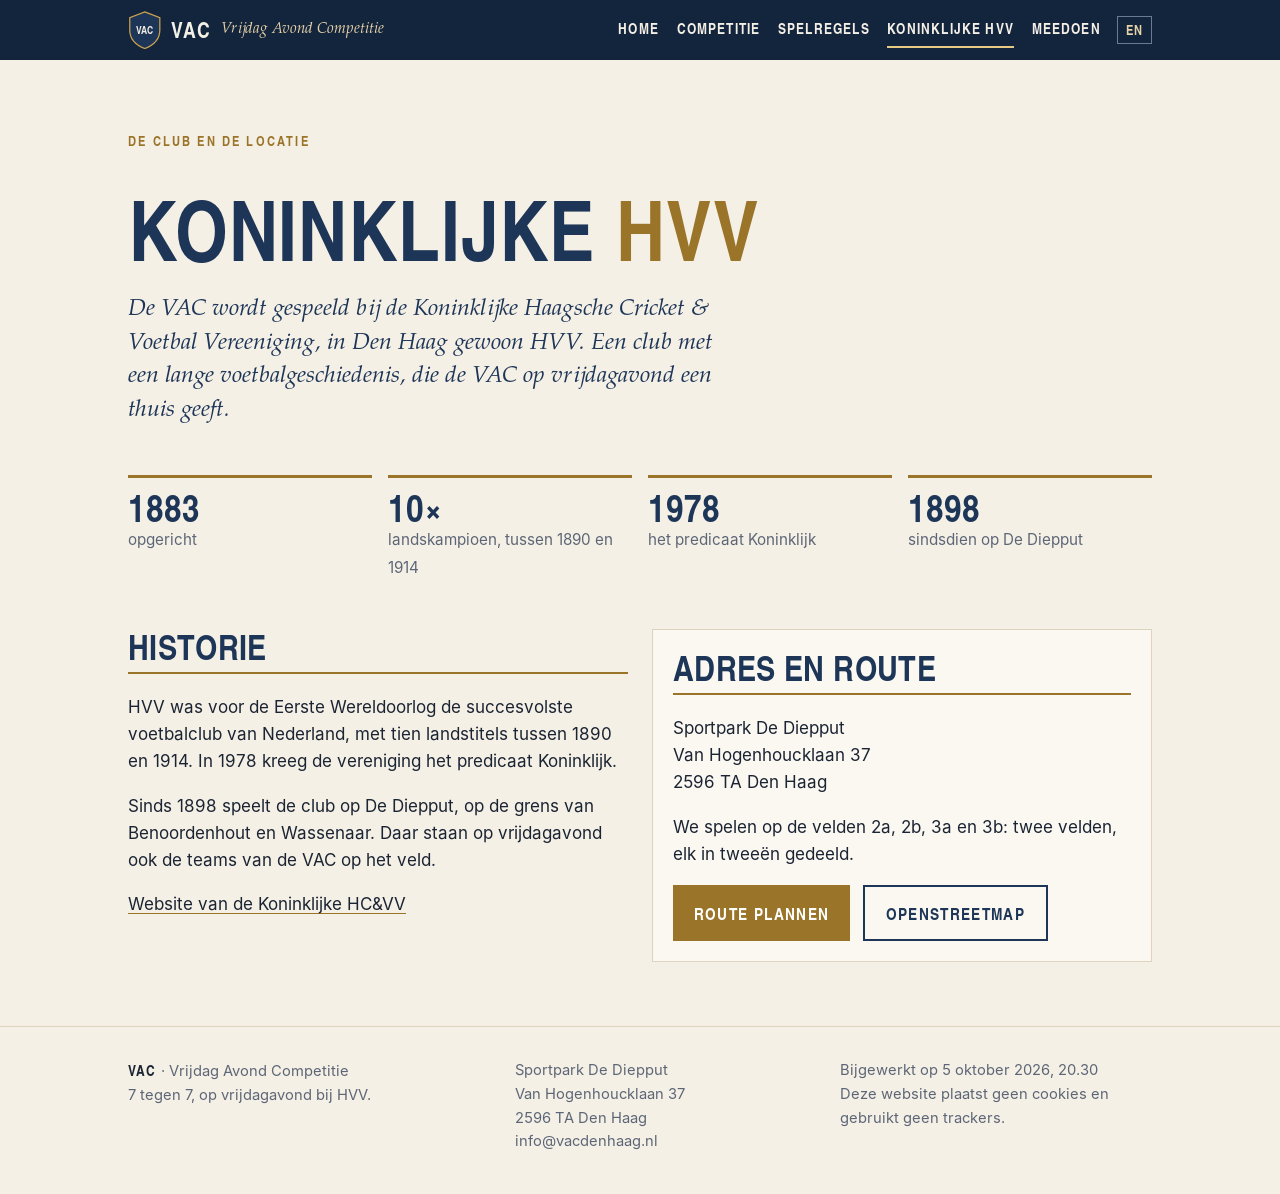
<file: koninklijke-hvv.html>
<!doctype html>
<html lang="nl">
<head>
<meta charset="utf-8">
<meta name="viewport" content="width=device-width, initial-scale=1, viewport-fit=cover">
<title>Koninklijke HVV · Sportpark De Diepput · VAC Den Haag</title>
<meta name="description" content="De VAC speelt bij de Koninklijke Haagsche Cricket &amp; Voetbal Vereeniging (HVV) op Sportpark De Diepput in Den Haag. Historie, adres en route.">
<link rel="canonical" href="https://vacdenhaag.nl/koninklijke-hvv.html">
<link rel="alternate" hreflang="nl" href="https://vacdenhaag.nl/koninklijke-hvv.html">
<link rel="alternate" hreflang="en" href="https://vacdenhaag.nl/en/koninklijke-hvv.html">
<link rel="alternate" hreflang="x-default" href="https://vacdenhaag.nl/koninklijke-hvv.html">
<meta property="og:type" content="website">
<meta property="og:title" content="Koninklijke HVV · Sportpark De Diepput · VAC Den Haag">
<meta property="og:description" content="De VAC speelt bij de Koninklijke Haagsche Cricket &amp; Voetbal Vereeniging (HVV) op Sportpark De Diepput in Den Haag. Historie, adres en route.">
<meta property="og:url" content="https://vacdenhaag.nl/koninklijke-hvv.html">
<meta property="og:locale" content="nl_NL">
<meta name="theme-color" content="#13243d">
<link rel="icon" href="assets/icon.svg" type="image/svg+xml">
<link rel="preload" href="assets/fonts/heroscn-bold.woff" as="font" type="font/woff" crossorigin>
<link rel="stylesheet" href="assets/site.css">
<script type="application/ld+json">{"@context": "https://schema.org", "@type": "SportsActivityLocation", "name": "Sportpark De Diepput – Koninklijke Haagsche Cricket & Voetbal Vereeniging", "address": {"@type": "PostalAddress", "streetAddress": "Van Hogenhoucklaan 37", "postalCode": "2596 TA", "addressLocality": "Den Haag", "addressCountry": "NL"}, "url": "https://www.konhcvv.nl/"}</script>
</head>
<body>
<header class="site-head"><div class="wrap">
<a class="brand" href="index.html"><svg viewBox="0 0 40 46" aria-hidden="true"><path d="M20 1 38 8v15c0 11-8 18-18 22C10 41 2 34 2 23V8Z" fill="#1d3557" stroke="#c9a24e" stroke-width="1.5"/><text x="20" y="27" text-anchor="middle" font-family="VAC Display,Arial Narrow,sans-serif" font-weight="700" font-size="12.5" fill="#f5f0e6">VAC</text></svg><b>VAC</b><span>Vrijdag Avond Competitie</span></a>
<nav class="nav" aria-label="Hoofdmenu">
<a href="index.html">Home</a><a href="competitie.html">Competitie</a><a href="spelregels.html">Spelregels</a><a href="koninklijke-hvv.html" aria-current="page">Koninklijke HVV</a><a href="meedoen.html">Meedoen</a>
</nav>
<a class="lang" href="en/koninklijke-hvv.html" hreflang="en" lang="en" title="English">EN</a>
</div></header>
<main><div class="wrap">
<section class="hero" style="padding-bottom:0"><p class="kicker">De club en de locatie</p>
<h1>Koninklijke <em>HVV</em></h1>
<p class="lead">De VAC wordt gespeeld bij de Koninklijke Haagsche Cricket & Voetbal Vereeniging, in Den Haag gewoon HVV. Een club met een lange voetbalgeschiedenis, die de VAC op vrijdagavond een thuis geeft.</p></section>
<section class="facts">
<div class="fact"><b class="num">1883</b><span>opgericht</span></div>
<div class="fact"><b class="num">10×</b><span>landskampioen, tussen 1890 en 1914</span></div>
<div class="fact"><b class="num">1978</b><span>het predicaat Koninklijk</span></div>
<div class="fact"><b class="num">1898</b><span>sindsdien op De Diepput</span></div>
</section>
<section class="grid2">
<div class="prose"><div class="sec-head"><h2>Historie</h2></div>
<p>HVV was voor de Eerste Wereldoorlog de succesvolste voetbalclub van Nederland, met tien landstitels tussen 1890 en 1914. In 1978 kreeg de vereniging het predicaat Koninklijk.</p>
<p>Sinds 1898 speelt de club op De Diepput, op de grens van Benoordenhout en Wassenaar. Daar staan op vrijdagavond ook de teams van de VAC op het veld.</p>
<p><a href="https://www.konhcvv.nl/" rel="noopener">Website van de Koninklijke HC&VV</a></p></div>
<div class="panel"><div class="sec-head"><h2>Adres en route</h2></div>
<p>Sportpark De Diepput<br>Van Hogenhoucklaan 37<br>2596 TA Den Haag</p>
<p>We spelen op de velden 2a, 2b, 3a en 3b: twee velden, elk in tweeën gedeeld.</p>
<div class="downloads"><a class="btn" href="https://www.google.com/maps/dir/?api=1&amp;destination=Van+Hogenhoucklaan+37,+2596+TA+Den+Haag" rel="noopener">Route plannen</a>
<a class="btn ghost" href="https://www.openstreetmap.org/search?query=Van+Hogenhoucklaan+37,+2596+TA+Den+Haag" rel="noopener">OpenStreetMap</a></div></div>
</section></div></main>
<footer class="site-foot"><div class="wrap">
<div><b>VAC</b> · Vrijdag Avond Competitie<br>7 tegen 7, op vrijdagavond bij HVV.</div>
<div>Sportpark De Diepput<br>Van Hogenhoucklaan 37<br>2596 TA Den Haag<br><span class="mail-small">info@vacdenhaag.nl</span></div>
<div>Bijgewerkt op 5 oktober 2026, 20.30<br>Deze website plaatst geen cookies en gebruikt geen trackers.</div>
</div></footer>
<script src="assets/site.js" defer></script>
</body>
</html>
</file>
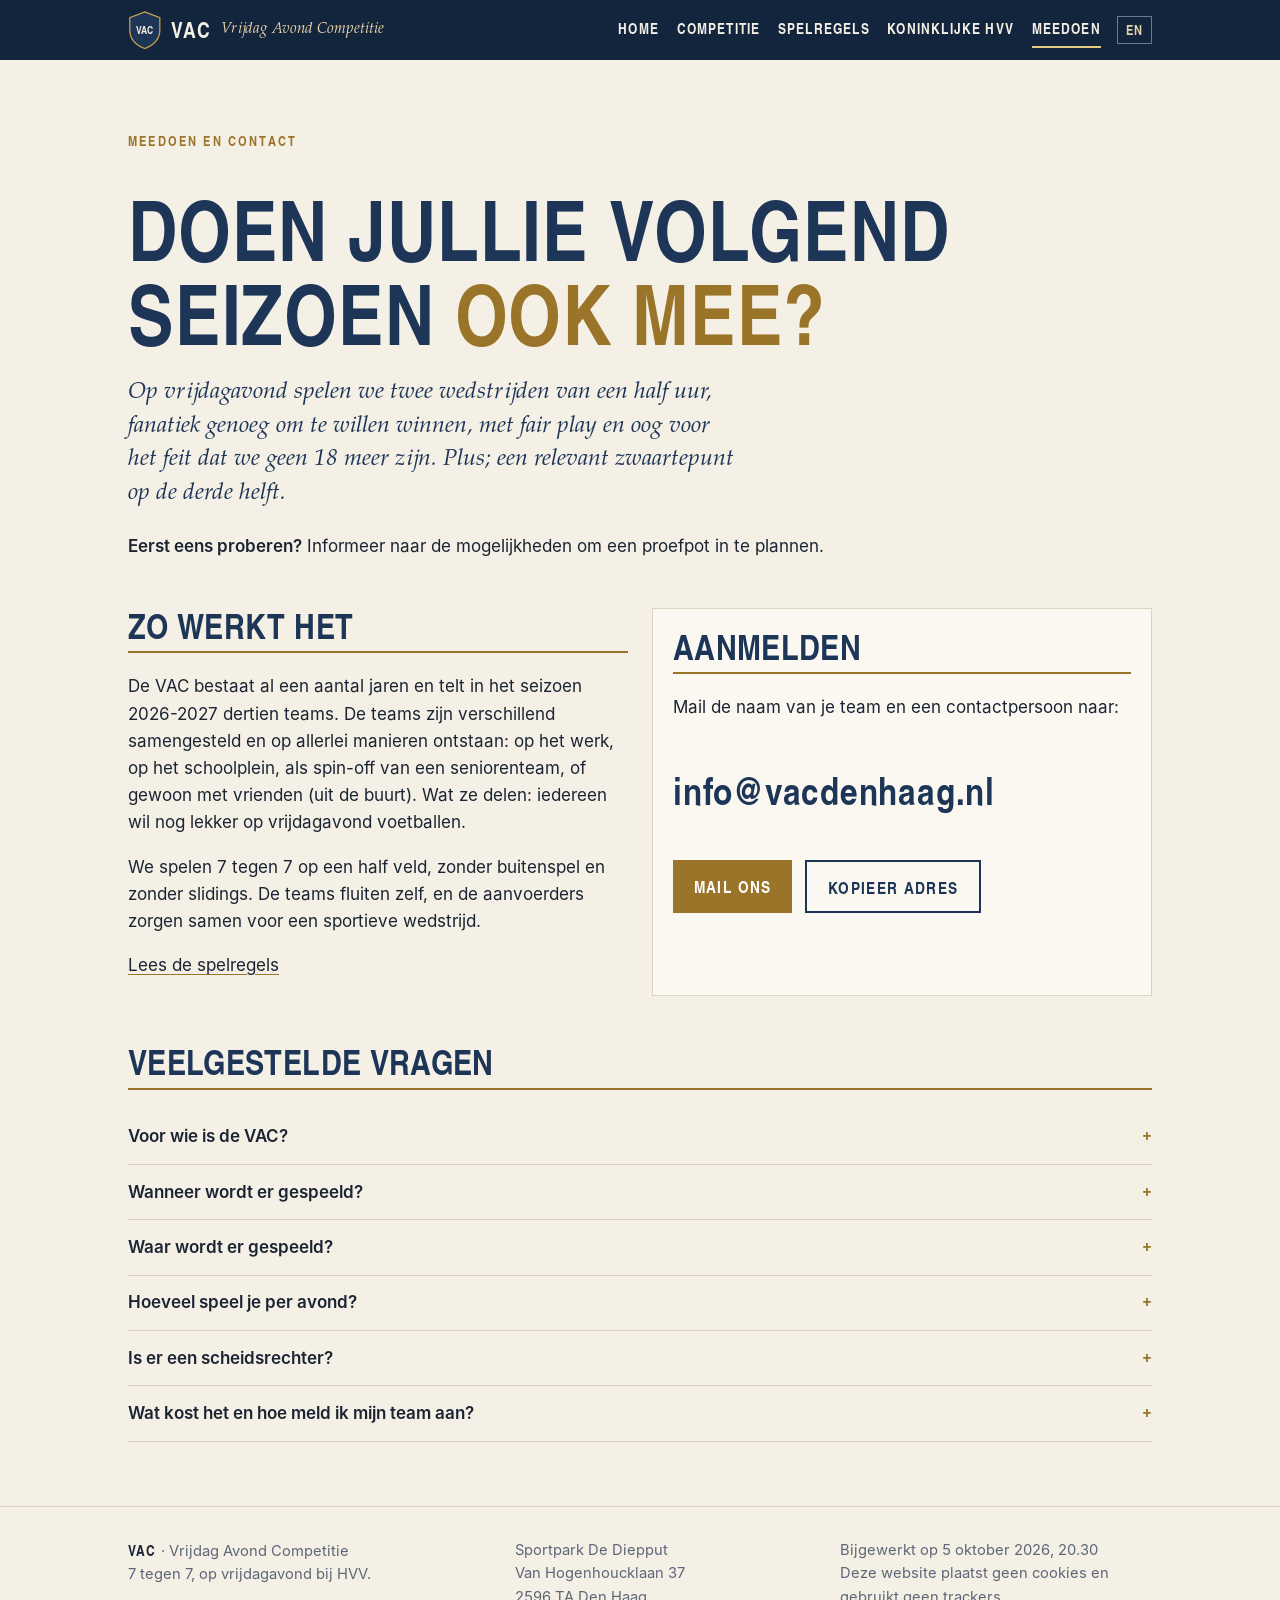
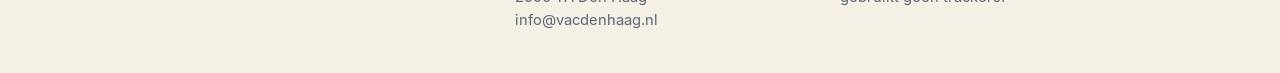
<file: meedoen.html>
<!doctype html>
<html lang="nl">
<head>
<meta charset="utf-8">
<meta name="viewport" content="width=device-width, initial-scale=1, viewport-fit=cover">
<title>Meedoen met je team · 7 tegen 7 voetbal 35+ in Den Haag · VAC</title>
<meta name="description" content="Wil je met je team op vrijdagavond 7 tegen 7 voetballen in Den Haag? De VAC bij HVV zoekt teams van 35-plussers voor volgend seizoen.">
<link rel="canonical" href="https://vacdenhaag.nl/meedoen.html">
<link rel="alternate" hreflang="nl" href="https://vacdenhaag.nl/meedoen.html">
<link rel="alternate" hreflang="en" href="https://vacdenhaag.nl/en/join.html">
<link rel="alternate" hreflang="x-default" href="https://vacdenhaag.nl/meedoen.html">
<meta property="og:type" content="website">
<meta property="og:title" content="Meedoen met je team · 7 tegen 7 voetbal 35+ in Den Haag · VAC">
<meta property="og:description" content="Wil je met je team op vrijdagavond 7 tegen 7 voetballen in Den Haag? De VAC bij HVV zoekt teams van 35-plussers voor volgend seizoen.">
<meta property="og:url" content="https://vacdenhaag.nl/meedoen.html">
<meta property="og:locale" content="nl_NL">
<meta name="theme-color" content="#13243d">
<link rel="icon" href="assets/icon.svg" type="image/svg+xml">
<link rel="preload" href="assets/fonts/heroscn-bold.woff" as="font" type="font/woff" crossorigin>
<link rel="stylesheet" href="assets/site.css">
<script type="application/ld+json">{"@context": "https://schema.org", "@type": "SportsOrganization", "name": "VAC – Vrijdag Avond Competitie", "alternateName": ["VAC Den Haag", "Friday Evening League The Hague"], "url": "https://vacdenhaag.nl/", "email": "info@vacdenhaag.nl", "sport": "Soccer", "description": "7-tegen-7-voetbalcompetitie voor 35-plussers op vrijdagavond bij HVV in Den Haag.", "location": {"@type": "Place", "name": "Sportpark De Diepput (Koninklijke HC&VV)", "address": {"@type": "PostalAddress", "streetAddress": "Van Hogenhoucklaan 37", "postalCode": "2596 TA", "addressLocality": "Den Haag", "addressCountry": "NL"}}}</script><script type="application/ld+json">{"@context": "https://schema.org", "@type": "FAQPage", "mainEntity": [{"@type": "Question", "name": "Voor wie is de VAC?", "acceptedAnswer": {"@type": "Answer", "text": "Voor teams van spelers van 35 jaar en ouder die op vrijdagavond willen voetballen. De huidige teams zijn ontstaan op het werk, op het schoolplein, als spin-off van een seniorenteam of gewoon in de vriendenkring of de buurt."}}, {"@type": "Question", "name": "Wanneer wordt er gespeeld?", "acceptedAnswer": {"@type": "Answer", "text": "Op vrijdagavond. Deel 1 loopt van september tot en met december, deel 2 van februari tot en met mei. De wedstrijden beginnen om 20.30 en 21.15 uur."}}, {"@type": "Question", "name": "Waar wordt er gespeeld?", "acceptedAnswer": {"@type": "Answer", "text": "Bij HVV op Sportpark De Diepput, Van Hogenhoucklaan 37 in Den Haag."}}, {"@type": "Question", "name": "Hoeveel speel je per avond?", "acceptedAnswer": {"@type": "Answer", "text": "Twee wedstrijden van 30 minuten, 7 tegen 7 op een half veld."}}, {"@type": "Question", "name": "Is er een scheidsrechter?", "acceptedAnswer": {"@type": "Answer", "text": "Nee. Teams regelen zelf de spelbegeleiding. Er wordt alleen centraal gefloten voor het begin en het einde van de wedstrijden."}}, {"@type": "Question", "name": "Wat kost het en hoe meld ik mijn team aan?", "acceptedAnswer": {"@type": "Answer", "text": "Stuur een mail naar info@vacdenhaag.nl met de naam van je team en een contactpersoon. We sturen je dan alle informatie, ook over de kosten."}}]}</script>
</head>
<body>
<header class="site-head"><div class="wrap">
<a class="brand" href="index.html"><svg viewBox="0 0 40 46" aria-hidden="true"><path d="M20 1 38 8v15c0 11-8 18-18 22C10 41 2 34 2 23V8Z" fill="#1d3557" stroke="#c9a24e" stroke-width="1.5"/><text x="20" y="27" text-anchor="middle" font-family="VAC Display,Arial Narrow,sans-serif" font-weight="700" font-size="12.5" fill="#f5f0e6">VAC</text></svg><b>VAC</b><span>Vrijdag Avond Competitie</span></a>
<nav class="nav" aria-label="Hoofdmenu">
<a href="index.html">Home</a><a href="competitie.html">Competitie</a><a href="spelregels.html">Spelregels</a><a href="koninklijke-hvv.html">Koninklijke HVV</a><a href="meedoen.html" aria-current="page">Meedoen</a>
</nav>
<a class="lang" href="en/join.html" hreflang="en" lang="en" title="English">EN</a>
</div></header>
<main><div class="wrap">
<section class="hero" style="padding-bottom:0"><p class="kicker">Meedoen en contact</p>
<h1>Doen jullie volgend seizoen <em>ook mee?</em></h1>
<p class="lead">Op vrijdagavond spelen we twee wedstrijden van een half uur, fanatiek genoeg om te willen winnen, met fair play en oog voor het feit dat we geen 18 meer zijn. Plus; een relevant zwaartepunt op de derde helft.</p>
<p style="margin:0"><b>Eerst eens proberen?</b> Informeer naar de mogelijkheden om een proefpot in te plannen.</p></section>
<section class="grid2">
<div class="prose"><div class="sec-head"><h2>Zo werkt het</h2></div>
<p>De VAC bestaat al een aantal jaren en telt in het seizoen 2026-2027 dertien teams. De teams zijn verschillend samengesteld en op allerlei manieren ontstaan: op het werk, op het schoolplein, als spin-off van een seniorenteam, of gewoon met vrienden (uit de buurt). Wat ze delen: iedereen wil nog lekker op vrijdagavond voetballen.</p>
<p>We spelen 7 tegen 7 op een half veld, zonder buitenspel en zonder slidings. De teams fluiten zelf, en de aanvoerders zorgen samen voor een sportieve wedstrijd.</p>
<p><a href="spelregels.html">Lees de spelregels</a></p></div>
<div class="panel"><div class="sec-head"><h2>Aanmelden</h2></div>
<p>Mail de naam van je team en een contactpersoon naar:</p>
<p class="mail">info@vacdenhaag.nl</p>
<div class="downloads"><a class="btn" href="mailto:info@vacdenhaag.nl?subject=Aanmelding%20VAC">Mail ons</a>
<button class="btn ghost" type="button" data-copy="info@vacdenhaag.nl">Kopieer adres</button></div></div>
</section>
<section class="faq"><div class="sec-head"><h2>Veelgestelde vragen</h2></div><details><summary>Voor wie is de VAC?</summary><p>Voor teams van spelers van 35 jaar en ouder die op vrijdagavond willen voetballen. De huidige teams zijn ontstaan op het werk, op het schoolplein, als spin-off van een seniorenteam of gewoon in de vriendenkring of de buurt.</p></details><details><summary>Wanneer wordt er gespeeld?</summary><p>Op vrijdagavond. Deel 1 loopt van september tot en met december, deel 2 van februari tot en met mei. De wedstrijden beginnen om 20.30 en 21.15 uur.</p></details><details><summary>Waar wordt er gespeeld?</summary><p>Bij HVV op Sportpark De Diepput, Van Hogenhoucklaan 37 in Den Haag.</p></details><details><summary>Hoeveel speel je per avond?</summary><p>Twee wedstrijden van 30 minuten, 7 tegen 7 op een half veld.</p></details><details><summary>Is er een scheidsrechter?</summary><p>Nee. Teams regelen zelf de spelbegeleiding. Er wordt alleen centraal gefloten voor het begin en het einde van de wedstrijden.</p></details><details><summary>Wat kost het en hoe meld ik mijn team aan?</summary><p>Stuur een mail naar info@vacdenhaag.nl met de naam van je team en een contactpersoon. We sturen je dan alle informatie, ook over de kosten.</p></details></section></div></main>
<footer class="site-foot"><div class="wrap">
<div><b>VAC</b> · Vrijdag Avond Competitie<br>7 tegen 7, op vrijdagavond bij HVV.</div>
<div>Sportpark De Diepput<br>Van Hogenhoucklaan 37<br>2596 TA Den Haag<br><span class="mail-small">info@vacdenhaag.nl</span></div>
<div>Bijgewerkt op 5 oktober 2026, 20.30<br>Deze website plaatst geen cookies en gebruikt geen trackers.</div>
</div></footer>
<script src="assets/site.js" defer></script>
</body>
</html>
</file>
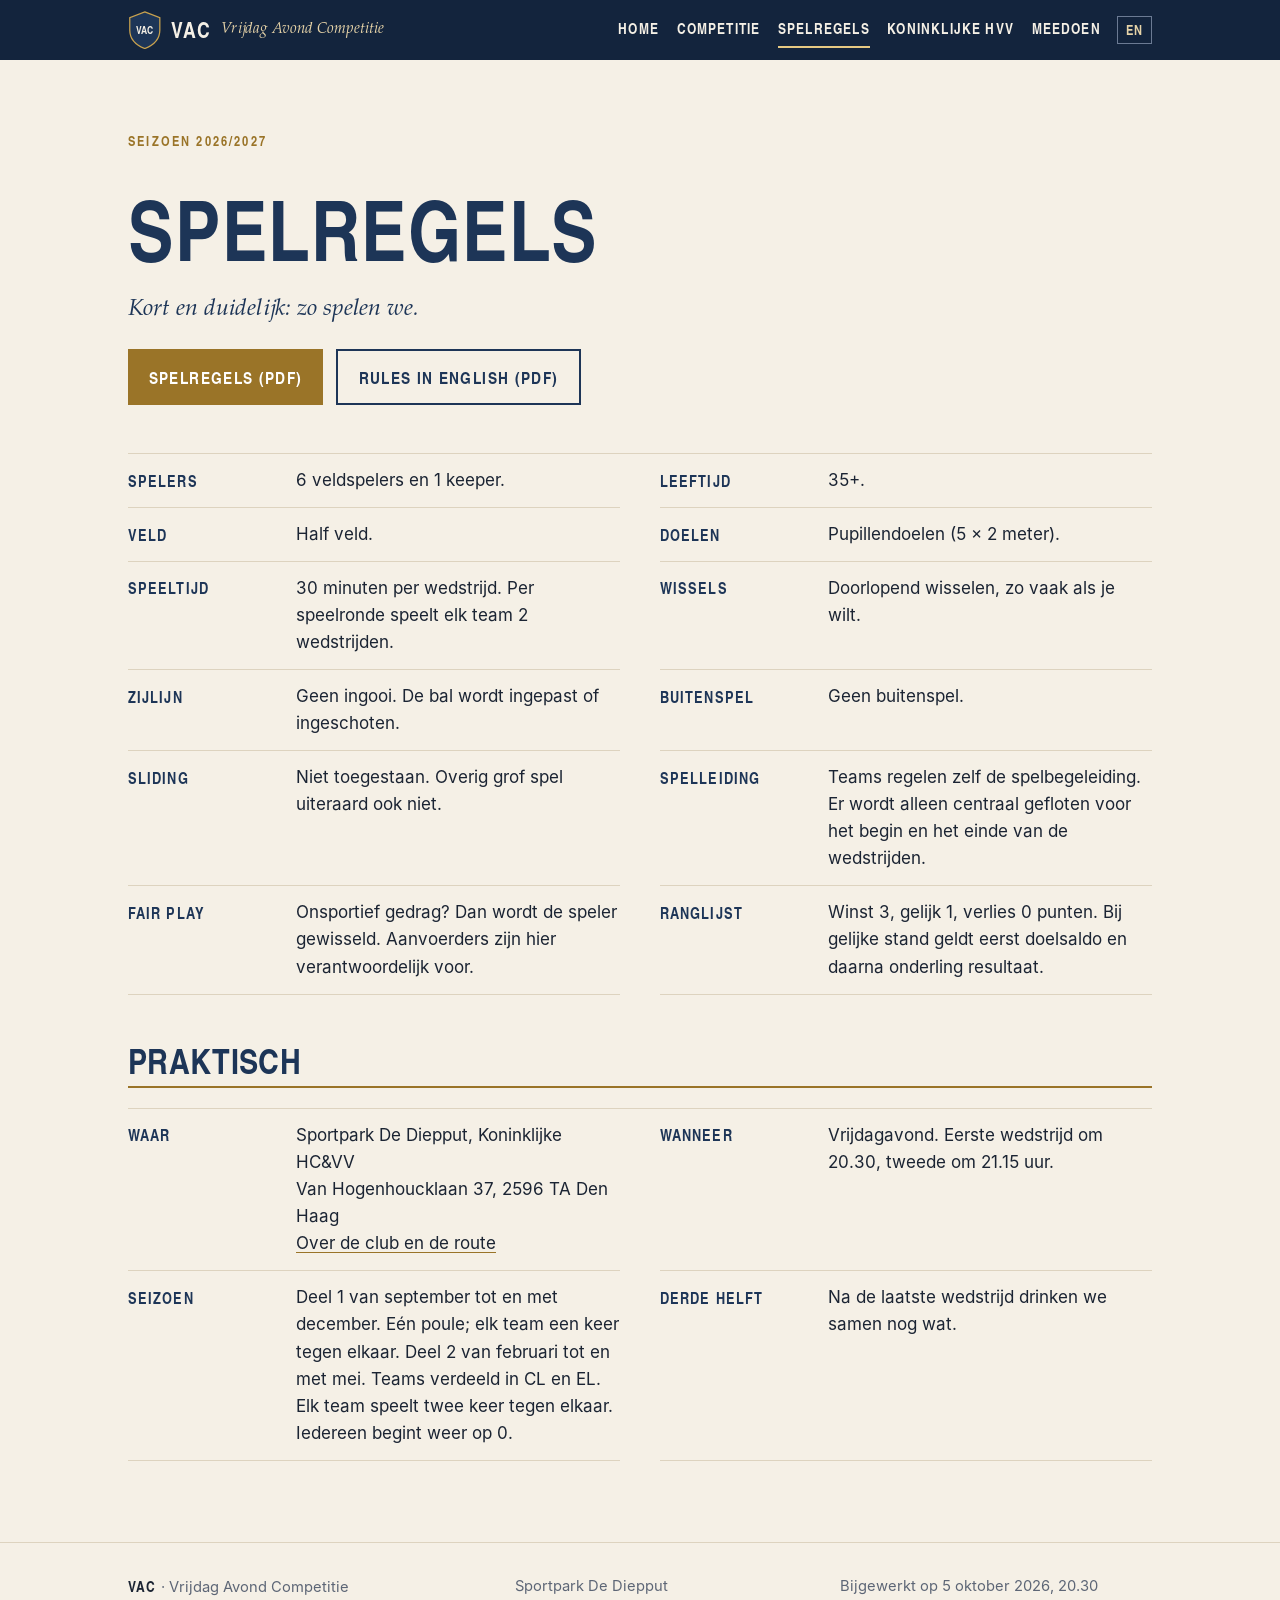
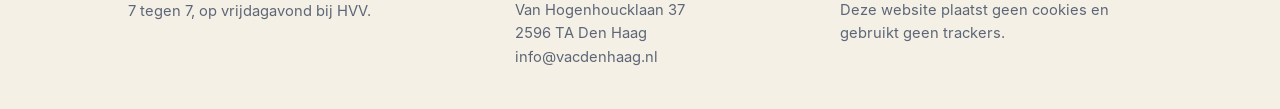
<file: spelregels.html>
<!doctype html>
<html lang="nl">
<head>
<meta charset="utf-8">
<meta name="viewport" content="width=device-width, initial-scale=1, viewport-fit=cover">
<title>Spelregels en praktische info · VAC Den Haag</title>
<meta name="description" content="De spelregels van de VAC: 7 tegen 7, 35+, half veld, geen buitenspel, geen slidings. Plus speeltijden en locatie bij HVV in Den Haag.">
<link rel="canonical" href="https://vacdenhaag.nl/spelregels.html">
<link rel="alternate" hreflang="nl" href="https://vacdenhaag.nl/spelregels.html">
<link rel="alternate" hreflang="en" href="https://vacdenhaag.nl/en/rules.html">
<link rel="alternate" hreflang="x-default" href="https://vacdenhaag.nl/spelregels.html">
<meta property="og:type" content="website">
<meta property="og:title" content="Spelregels en praktische info · VAC Den Haag">
<meta property="og:description" content="De spelregels van de VAC: 7 tegen 7, 35+, half veld, geen buitenspel, geen slidings. Plus speeltijden en locatie bij HVV in Den Haag.">
<meta property="og:url" content="https://vacdenhaag.nl/spelregels.html">
<meta property="og:locale" content="nl_NL">
<meta name="theme-color" content="#13243d">
<link rel="icon" href="assets/icon.svg" type="image/svg+xml">
<link rel="preload" href="assets/fonts/heroscn-bold.woff" as="font" type="font/woff" crossorigin>
<link rel="stylesheet" href="assets/site.css">
<script type="application/ld+json">{"@context": "https://schema.org", "@type": "SportsOrganization", "name": "VAC – Vrijdag Avond Competitie", "alternateName": ["VAC Den Haag", "Friday Evening League The Hague"], "url": "https://vacdenhaag.nl/", "email": "info@vacdenhaag.nl", "sport": "Soccer", "description": "7-tegen-7-voetbalcompetitie voor 35-plussers op vrijdagavond bij HVV in Den Haag.", "location": {"@type": "Place", "name": "Sportpark De Diepput (Koninklijke HC&VV)", "address": {"@type": "PostalAddress", "streetAddress": "Van Hogenhoucklaan 37", "postalCode": "2596 TA", "addressLocality": "Den Haag", "addressCountry": "NL"}}}</script>
</head>
<body>
<header class="site-head"><div class="wrap">
<a class="brand" href="index.html"><svg viewBox="0 0 40 46" aria-hidden="true"><path d="M20 1 38 8v15c0 11-8 18-18 22C10 41 2 34 2 23V8Z" fill="#1d3557" stroke="#c9a24e" stroke-width="1.5"/><text x="20" y="27" text-anchor="middle" font-family="VAC Display,Arial Narrow,sans-serif" font-weight="700" font-size="12.5" fill="#f5f0e6">VAC</text></svg><b>VAC</b><span>Vrijdag Avond Competitie</span></a>
<nav class="nav" aria-label="Hoofdmenu">
<a href="index.html">Home</a><a href="competitie.html">Competitie</a><a href="spelregels.html" aria-current="page">Spelregels</a><a href="koninklijke-hvv.html">Koninklijke HVV</a><a href="meedoen.html">Meedoen</a>
</nav>
<a class="lang" href="en/rules.html" hreflang="en" lang="en" title="English">EN</a>
</div></header>
<main><div class="wrap">
<section class="hero" style="padding-bottom:0"><p class="kicker">Seizoen 2026/2027</p>
<h1>Spelregels</h1>
<p class="lead">Kort en duidelijk: zo spelen we.</p>
<div class="downloads"><a class="btn" href="downloads/VAC-spelregels-2026-2027.pdf">Spelregels (PDF)</a>
<a class="btn ghost" href="downloads/VAC-rules-2026-2027-EN.pdf">Rules in English (PDF)</a></div></section>
<section><dl class="rules"><div class="rule"><dt>Spelers</dt><dd>6 veldspelers en 1 keeper.</dd></div><div class="rule"><dt>Leeftijd</dt><dd>35+.</dd></div><div class="rule"><dt>Veld</dt><dd>Half veld.</dd></div><div class="rule"><dt>Doelen</dt><dd>Pupillendoelen (5 × 2 meter).</dd></div><div class="rule"><dt>Speeltijd</dt><dd>30 minuten per wedstrijd. Per speelronde speelt elk team 2 wedstrijden.</dd></div><div class="rule"><dt>Wissels</dt><dd>Doorlopend wisselen, zo vaak als je wilt.</dd></div><div class="rule"><dt>Zijlijn</dt><dd>Geen ingooi. De bal wordt ingepast of ingeschoten.</dd></div><div class="rule"><dt>Buitenspel</dt><dd>Geen buitenspel.</dd></div><div class="rule"><dt>Sliding</dt><dd>Niet toegestaan. Overig grof spel uiteraard ook niet.</dd></div><div class="rule"><dt>Spelleiding</dt><dd>Teams regelen zelf de spelbegeleiding. Er wordt alleen centraal gefloten voor het begin en het einde van de wedstrijden.</dd></div><div class="rule"><dt>Fair play</dt><dd>Onsportief gedrag? Dan wordt de speler gewisseld. Aanvoerders zijn hier verantwoordelijk voor.</dd></div><div class="rule"><dt>Ranglijst</dt><dd>Winst 3, gelijk 1, verlies 0 punten. Bij gelijke stand geldt eerst doelsaldo en daarna onderling resultaat.</dd></div></dl></section>
<section><div class="sec-head"><h2>Praktisch</h2></div>
<dl class="rules">
<div class="rule"><dt>Waar</dt><dd>Sportpark De Diepput, Koninklijke HC&VV<br>Van Hogenhoucklaan 37, 2596 TA Den Haag<br><a href="koninklijke-hvv.html">Over de club en de route</a></dd></div>
<div class="rule"><dt>Wanneer</dt><dd>Vrijdagavond. Eerste wedstrijd om 20.30, tweede om 21.15 uur.</dd></div>
<div class="rule"><dt>Seizoen</dt><dd>Deel 1 van september tot en met december. Eén poule; elk team een keer tegen elkaar. Deel 2 van februari tot en met mei. Teams verdeeld in CL en EL. Elk team speelt twee keer tegen elkaar. Iedereen begint weer op 0.</dd></div>
<div class="rule"><dt>Derde helft</dt><dd>Na de laatste wedstrijd drinken we samen nog wat.</dd></div>
</dl></section></div></main>
<footer class="site-foot"><div class="wrap">
<div><b>VAC</b> · Vrijdag Avond Competitie<br>7 tegen 7, op vrijdagavond bij HVV.</div>
<div>Sportpark De Diepput<br>Van Hogenhoucklaan 37<br>2596 TA Den Haag<br><span class="mail-small">info@vacdenhaag.nl</span></div>
<div>Bijgewerkt op 5 oktober 2026, 20.30<br>Deze website plaatst geen cookies en gebruikt geen trackers.</div>
</div></footer>
<script src="assets/site.js" defer></script>
</body>
</html>
</file>
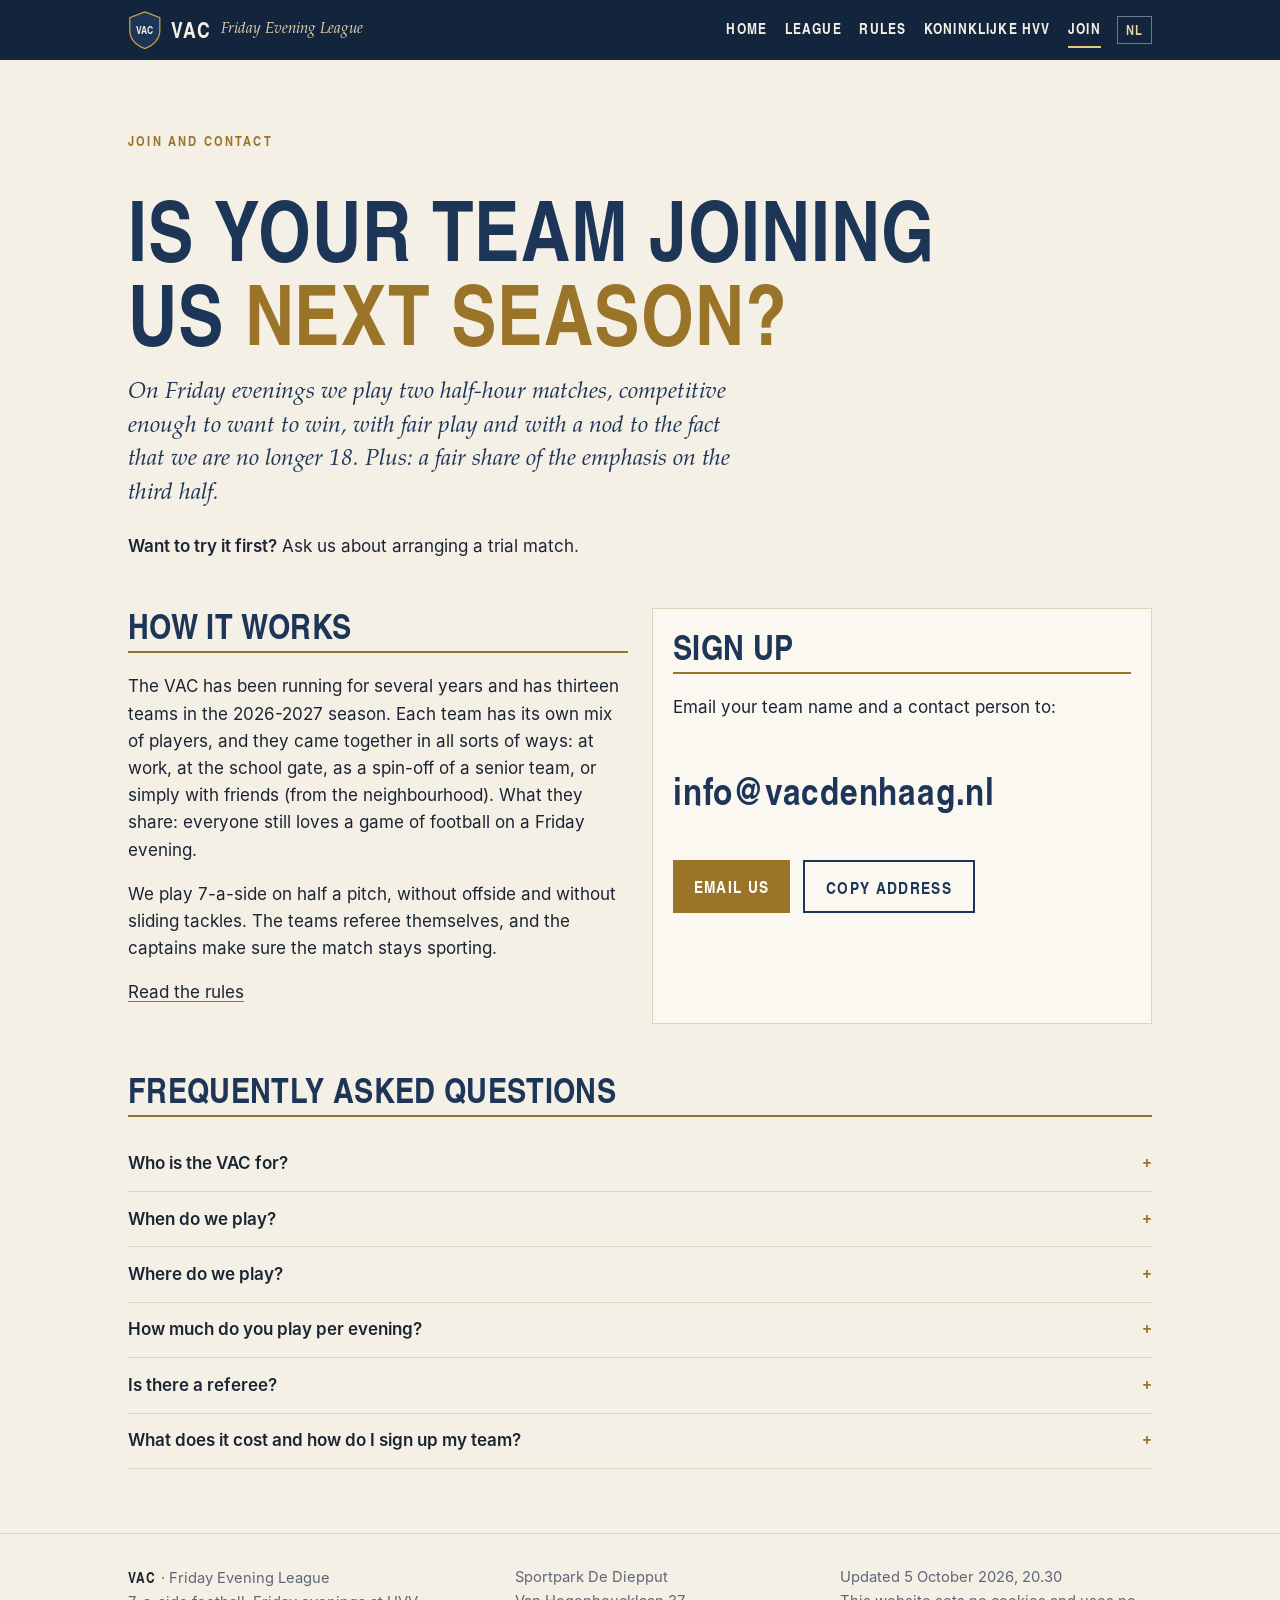
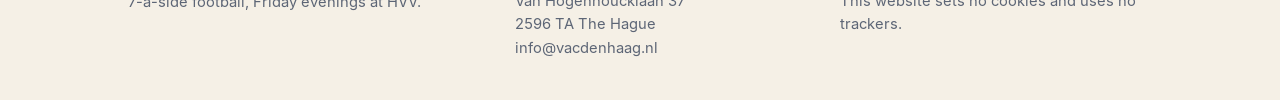
<file: en/join.html>
<!doctype html>
<html lang="en">
<head>
<meta charset="utf-8">
<meta name="viewport" content="width=device-width, initial-scale=1, viewport-fit=cover">
<title>Join with your team · 7-a-side football 35+ in The Hague · VAC</title>
<meta name="description" content="Want to play 7-a-side football with your team on Friday evenings in The Hague? The VAC at HVV welcomes teams of over-35s for next season.">
<link rel="canonical" href="https://vacdenhaag.nl/en/join.html">
<link rel="alternate" hreflang="nl" href="https://vacdenhaag.nl/meedoen.html">
<link rel="alternate" hreflang="en" href="https://vacdenhaag.nl/en/join.html">
<link rel="alternate" hreflang="x-default" href="https://vacdenhaag.nl/meedoen.html">
<meta property="og:type" content="website">
<meta property="og:title" content="Join with your team · 7-a-side football 35+ in The Hague · VAC">
<meta property="og:description" content="Want to play 7-a-side football with your team on Friday evenings in The Hague? The VAC at HVV welcomes teams of over-35s for next season.">
<meta property="og:url" content="https://vacdenhaag.nl/en/join.html">
<meta property="og:locale" content="en_GB">
<meta name="theme-color" content="#13243d">
<link rel="icon" href="../assets/icon.svg" type="image/svg+xml">
<link rel="preload" href="../assets/fonts/heroscn-bold.woff" as="font" type="font/woff" crossorigin>
<link rel="stylesheet" href="../assets/site.css">
<script type="application/ld+json">{"@context": "https://schema.org", "@type": "SportsOrganization", "name": "VAC – Vrijdag Avond Competitie", "alternateName": ["VAC Den Haag", "Friday Evening League The Hague"], "url": "https://vacdenhaag.nl/", "email": "info@vacdenhaag.nl", "sport": "Soccer", "description": "7-a-side football league for players aged 35+ on Friday evenings at HVV in The Hague.", "location": {"@type": "Place", "name": "Sportpark De Diepput (Koninklijke HC&VV)", "address": {"@type": "PostalAddress", "streetAddress": "Van Hogenhoucklaan 37", "postalCode": "2596 TA", "addressLocality": "The Hague", "addressCountry": "NL"}}}</script><script type="application/ld+json">{"@context": "https://schema.org", "@type": "FAQPage", "mainEntity": [{"@type": "Question", "name": "Who is the VAC for?", "acceptedAnswer": {"@type": "Answer", "text": "Teams of players aged 35 and over who want to play football on Friday evenings. The current teams started at work, at the school gate, as a spin-off of a senior team, or simply among friends or neighbours."}}, {"@type": "Question", "name": "When do we play?", "acceptedAnswer": {"@type": "Answer", "text": "On Friday evenings. Part 1 runs from September to December, part 2 from February to May. Matches kick off at 8.30 pm and 9.15 pm."}}, {"@type": "Question", "name": "Where do we play?", "acceptedAnswer": {"@type": "Answer", "text": "At HVV, Sportpark De Diepput, Van Hogenhoucklaan 37 in The Hague."}}, {"@type": "Question", "name": "How much do you play per evening?", "acceptedAnswer": {"@type": "Answer", "text": "Two matches of 30 minutes, 7-a-side on half a pitch."}}, {"@type": "Question", "name": "Is there a referee?", "acceptedAnswer": {"@type": "Answer", "text": "No. Teams referee their own matches. A central whistle only marks the start and end of the matches."}}, {"@type": "Question", "name": "What does it cost and how do I sign up my team?", "acceptedAnswer": {"@type": "Answer", "text": "Send an email to info@vacdenhaag.nl with your team name and a contact person. We will send you all the information, including the costs."}}]}</script>
</head>
<body>
<header class="site-head"><div class="wrap">
<a class="brand" href="index.html"><svg viewBox="0 0 40 46" aria-hidden="true"><path d="M20 1 38 8v15c0 11-8 18-18 22C10 41 2 34 2 23V8Z" fill="#1d3557" stroke="#c9a24e" stroke-width="1.5"/><text x="20" y="27" text-anchor="middle" font-family="VAC Display,Arial Narrow,sans-serif" font-weight="700" font-size="12.5" fill="#f5f0e6">VAC</text></svg><b>VAC</b><span>Friday Evening League</span></a>
<nav class="nav" aria-label="Main menu">
<a href="index.html">Home</a><a href="league.html">League</a><a href="rules.html">Rules</a><a href="koninklijke-hvv.html">Koninklijke HVV</a><a href="join.html" aria-current="page">Join</a>
</nav>
<a class="lang" href="../meedoen.html" hreflang="nl" lang="nl" title="Nederlands">NL</a>
</div></header>
<main><div class="wrap">
<section class="hero" style="padding-bottom:0"><p class="kicker">Join and contact</p>
<h1>Is your team joining us <em>next season?</em></h1>
<p class="lead">On Friday evenings we play two half-hour matches, competitive enough to want to win, with fair play and with a nod to the fact that we are no longer 18. Plus: a fair share of the emphasis on the third half.</p>
<p style="margin:0"><b>Want to try it first?</b> Ask us about arranging a trial match.</p></section>
<section class="grid2">
<div class="prose"><div class="sec-head"><h2>How it works</h2></div>
<p>The VAC has been running for several years and has thirteen teams in the 2026-2027 season. Each team has its own mix of players, and they came together in all sorts of ways: at work, at the school gate, as a spin-off of a senior team, or simply with friends (from the neighbourhood). What they share: everyone still loves a game of football on a Friday evening.</p>
<p>We play 7-a-side on half a pitch, without offside and without sliding tackles. The teams referee themselves, and the captains make sure the match stays sporting.</p>
<p><a href="rules.html">Read the rules</a></p></div>
<div class="panel"><div class="sec-head"><h2>Sign up</h2></div>
<p>Email your team name and a contact person to:</p>
<p class="mail">info@vacdenhaag.nl</p>
<div class="downloads"><a class="btn" href="mailto:info@vacdenhaag.nl?subject=VAC%20sign-up">Email us</a>
<button class="btn ghost" type="button" data-copy="info@vacdenhaag.nl">Copy address</button></div></div>
</section>
<section class="faq"><div class="sec-head"><h2>Frequently asked questions</h2></div><details><summary>Who is the VAC for?</summary><p>Teams of players aged 35 and over who want to play football on Friday evenings. The current teams started at work, at the school gate, as a spin-off of a senior team, or simply among friends or neighbours.</p></details><details><summary>When do we play?</summary><p>On Friday evenings. Part 1 runs from September to December, part 2 from February to May. Matches kick off at 8.30 pm and 9.15 pm.</p></details><details><summary>Where do we play?</summary><p>At HVV, Sportpark De Diepput, Van Hogenhoucklaan 37 in The Hague.</p></details><details><summary>How much do you play per evening?</summary><p>Two matches of 30 minutes, 7-a-side on half a pitch.</p></details><details><summary>Is there a referee?</summary><p>No. Teams referee their own matches. A central whistle only marks the start and end of the matches.</p></details><details><summary>What does it cost and how do I sign up my team?</summary><p>Send an email to info@vacdenhaag.nl with your team name and a contact person. We will send you all the information, including the costs.</p></details></section></div></main>
<footer class="site-foot"><div class="wrap">
<div><b>VAC</b> · Friday Evening League<br>7-a-side football, Friday evenings at HVV.</div>
<div>Sportpark De Diepput<br>Van Hogenhoucklaan 37<br>2596 TA The Hague<br><span class="mail-small">info@vacdenhaag.nl</span></div>
<div>Updated 5 October 2026, 20.30<br>This website sets no cookies and uses no trackers.</div>
</div></footer>
<script src="../assets/site.js" defer></script>
</body>
</html>
</file>
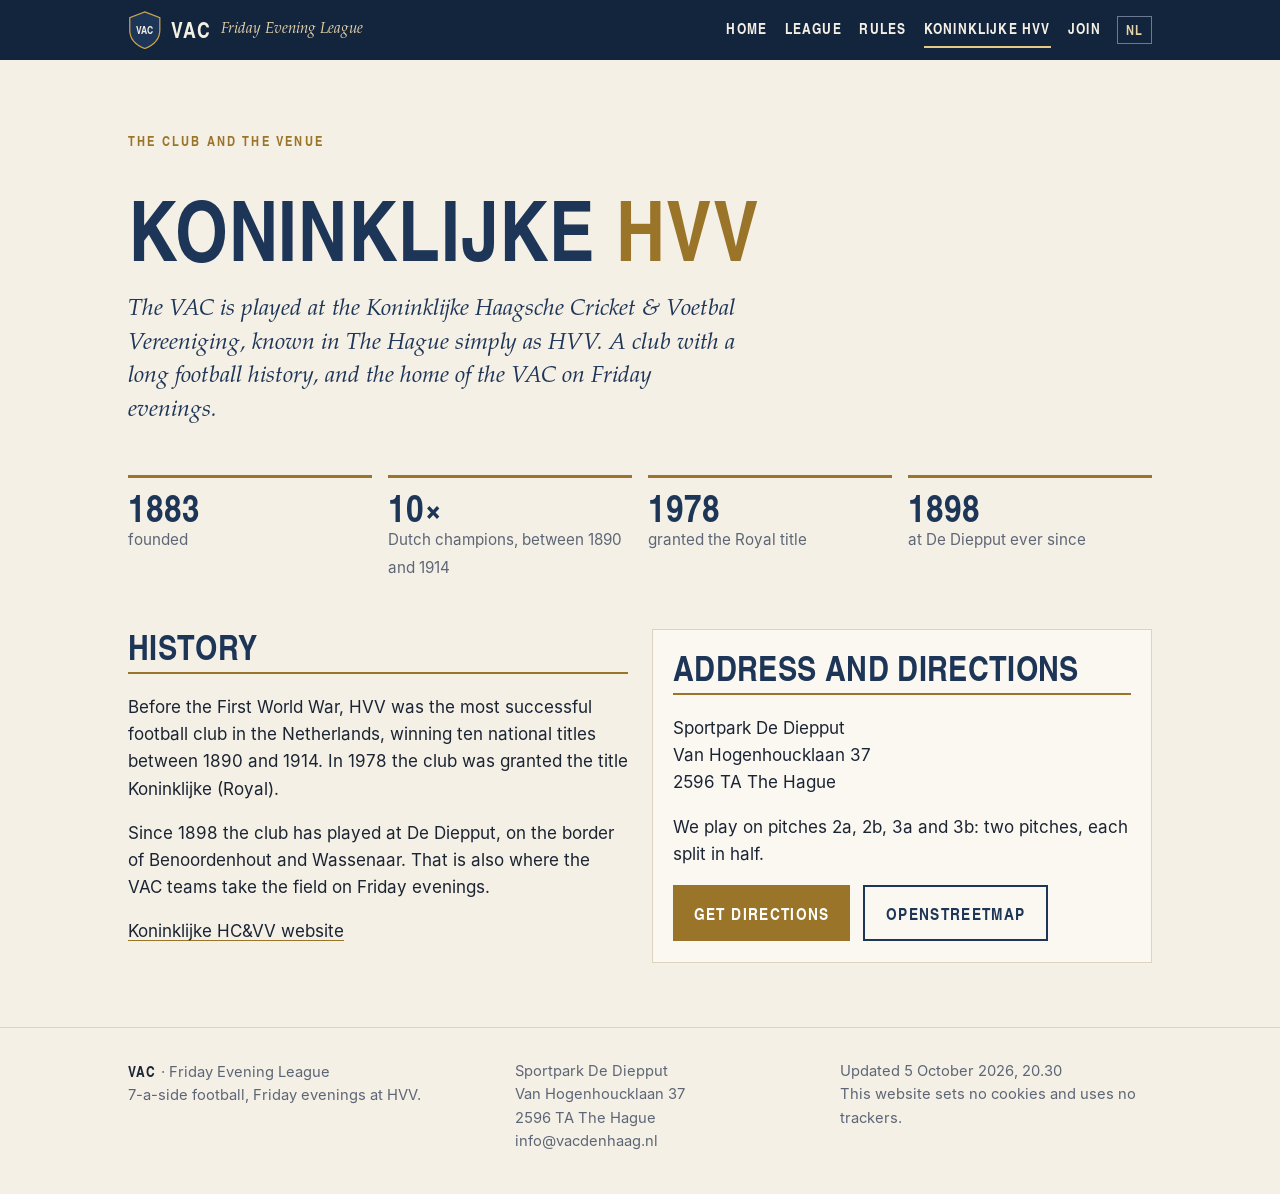
<file: en/koninklijke-hvv.html>
<!doctype html>
<html lang="en">
<head>
<meta charset="utf-8">
<meta name="viewport" content="width=device-width, initial-scale=1, viewport-fit=cover">
<title>Koninklijke HVV · Sportpark De Diepput · VAC The Hague</title>
<meta name="description" content="The VAC plays at the Koninklijke Haagsche Cricket &amp; Voetbal Vereeniging (HVV) at Sportpark De Diepput in The Hague. History, address and directions.">
<link rel="canonical" href="https://vacdenhaag.nl/en/koninklijke-hvv.html">
<link rel="alternate" hreflang="nl" href="https://vacdenhaag.nl/koninklijke-hvv.html">
<link rel="alternate" hreflang="en" href="https://vacdenhaag.nl/en/koninklijke-hvv.html">
<link rel="alternate" hreflang="x-default" href="https://vacdenhaag.nl/koninklijke-hvv.html">
<meta property="og:type" content="website">
<meta property="og:title" content="Koninklijke HVV · Sportpark De Diepput · VAC The Hague">
<meta property="og:description" content="The VAC plays at the Koninklijke Haagsche Cricket &amp; Voetbal Vereeniging (HVV) at Sportpark De Diepput in The Hague. History, address and directions.">
<meta property="og:url" content="https://vacdenhaag.nl/en/koninklijke-hvv.html">
<meta property="og:locale" content="en_GB">
<meta name="theme-color" content="#13243d">
<link rel="icon" href="../assets/icon.svg" type="image/svg+xml">
<link rel="preload" href="../assets/fonts/heroscn-bold.woff" as="font" type="font/woff" crossorigin>
<link rel="stylesheet" href="../assets/site.css">
<script type="application/ld+json">{"@context": "https://schema.org", "@type": "SportsActivityLocation", "name": "Sportpark De Diepput – Koninklijke Haagsche Cricket & Voetbal Vereeniging", "address": {"@type": "PostalAddress", "streetAddress": "Van Hogenhoucklaan 37", "postalCode": "2596 TA", "addressLocality": "The Hague", "addressCountry": "NL"}, "url": "https://www.konhcvv.nl/"}</script>
</head>
<body>
<header class="site-head"><div class="wrap">
<a class="brand" href="index.html"><svg viewBox="0 0 40 46" aria-hidden="true"><path d="M20 1 38 8v15c0 11-8 18-18 22C10 41 2 34 2 23V8Z" fill="#1d3557" stroke="#c9a24e" stroke-width="1.5"/><text x="20" y="27" text-anchor="middle" font-family="VAC Display,Arial Narrow,sans-serif" font-weight="700" font-size="12.5" fill="#f5f0e6">VAC</text></svg><b>VAC</b><span>Friday Evening League</span></a>
<nav class="nav" aria-label="Main menu">
<a href="index.html">Home</a><a href="league.html">League</a><a href="rules.html">Rules</a><a href="koninklijke-hvv.html" aria-current="page">Koninklijke HVV</a><a href="join.html">Join</a>
</nav>
<a class="lang" href="../koninklijke-hvv.html" hreflang="nl" lang="nl" title="Nederlands">NL</a>
</div></header>
<main><div class="wrap">
<section class="hero" style="padding-bottom:0"><p class="kicker">The club and the venue</p>
<h1>Koninklijke <em>HVV</em></h1>
<p class="lead">The VAC is played at the Koninklijke Haagsche Cricket & Voetbal Vereeniging, known in The Hague simply as HVV. A club with a long football history, and the home of the VAC on Friday evenings.</p></section>
<section class="facts">
<div class="fact"><b class="num">1883</b><span>founded</span></div>
<div class="fact"><b class="num">10×</b><span>Dutch champions, between 1890 and 1914</span></div>
<div class="fact"><b class="num">1978</b><span>granted the Royal title</span></div>
<div class="fact"><b class="num">1898</b><span>at De Diepput ever since</span></div>
</section>
<section class="grid2">
<div class="prose"><div class="sec-head"><h2>History</h2></div>
<p>Before the First World War, HVV was the most successful football club in the Netherlands, winning ten national titles between 1890 and 1914. In 1978 the club was granted the title Koninklijke (Royal).</p>
<p>Since 1898 the club has played at De Diepput, on the border of Benoordenhout and Wassenaar. That is also where the VAC teams take the field on Friday evenings.</p>
<p><a href="https://www.konhcvv.nl/" rel="noopener">Koninklijke HC&VV website</a></p></div>
<div class="panel"><div class="sec-head"><h2>Address and directions</h2></div>
<p>Sportpark De Diepput<br>Van Hogenhoucklaan 37<br>2596 TA The Hague</p>
<p>We play on pitches 2a, 2b, 3a and 3b: two pitches, each split in half.</p>
<div class="downloads"><a class="btn" href="https://www.google.com/maps/dir/?api=1&amp;destination=Van+Hogenhoucklaan+37,+2596+TA+Den+Haag" rel="noopener">Get directions</a>
<a class="btn ghost" href="https://www.openstreetmap.org/search?query=Van+Hogenhoucklaan+37,+2596+TA+Den+Haag" rel="noopener">OpenStreetMap</a></div></div>
</section></div></main>
<footer class="site-foot"><div class="wrap">
<div><b>VAC</b> · Friday Evening League<br>7-a-side football, Friday evenings at HVV.</div>
<div>Sportpark De Diepput<br>Van Hogenhoucklaan 37<br>2596 TA The Hague<br><span class="mail-small">info@vacdenhaag.nl</span></div>
<div>Updated 5 October 2026, 20.30<br>This website sets no cookies and uses no trackers.</div>
</div></footer>
<script src="../assets/site.js" defer></script>
</body>
</html>
</file>
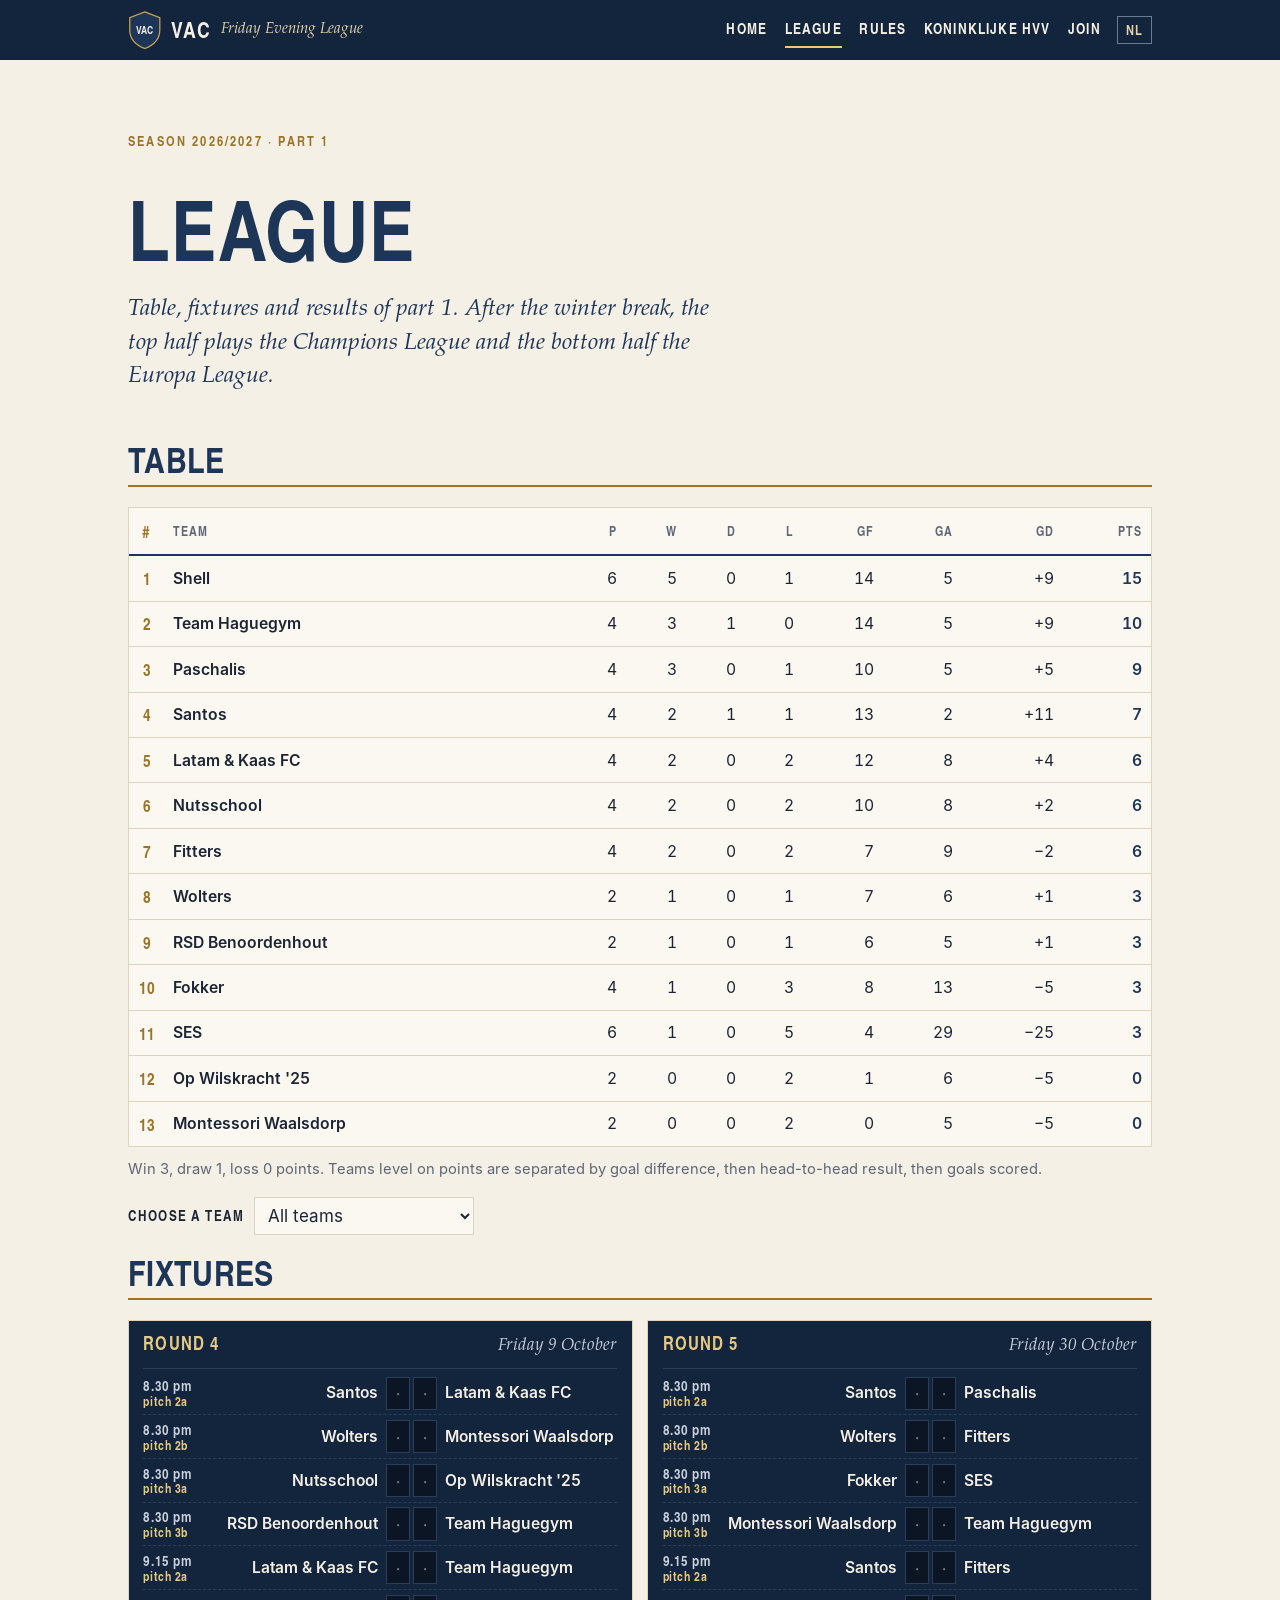
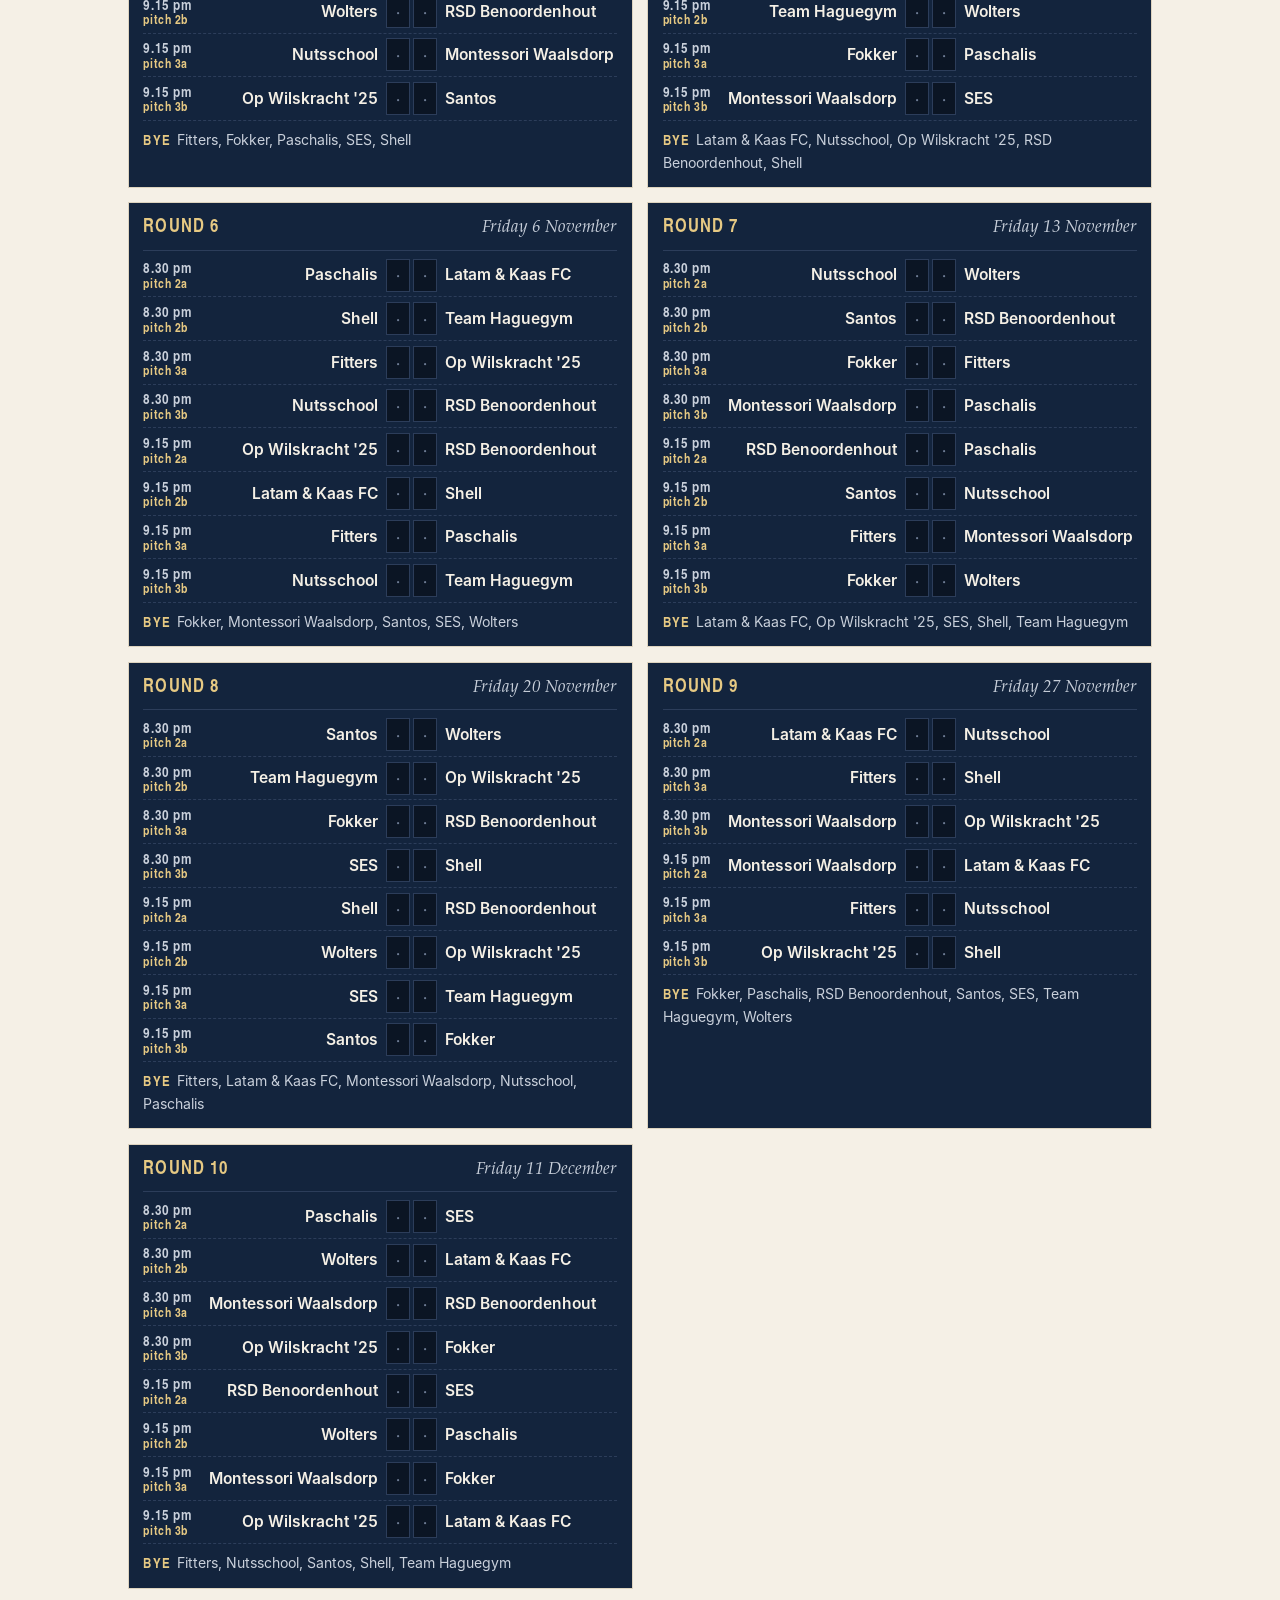
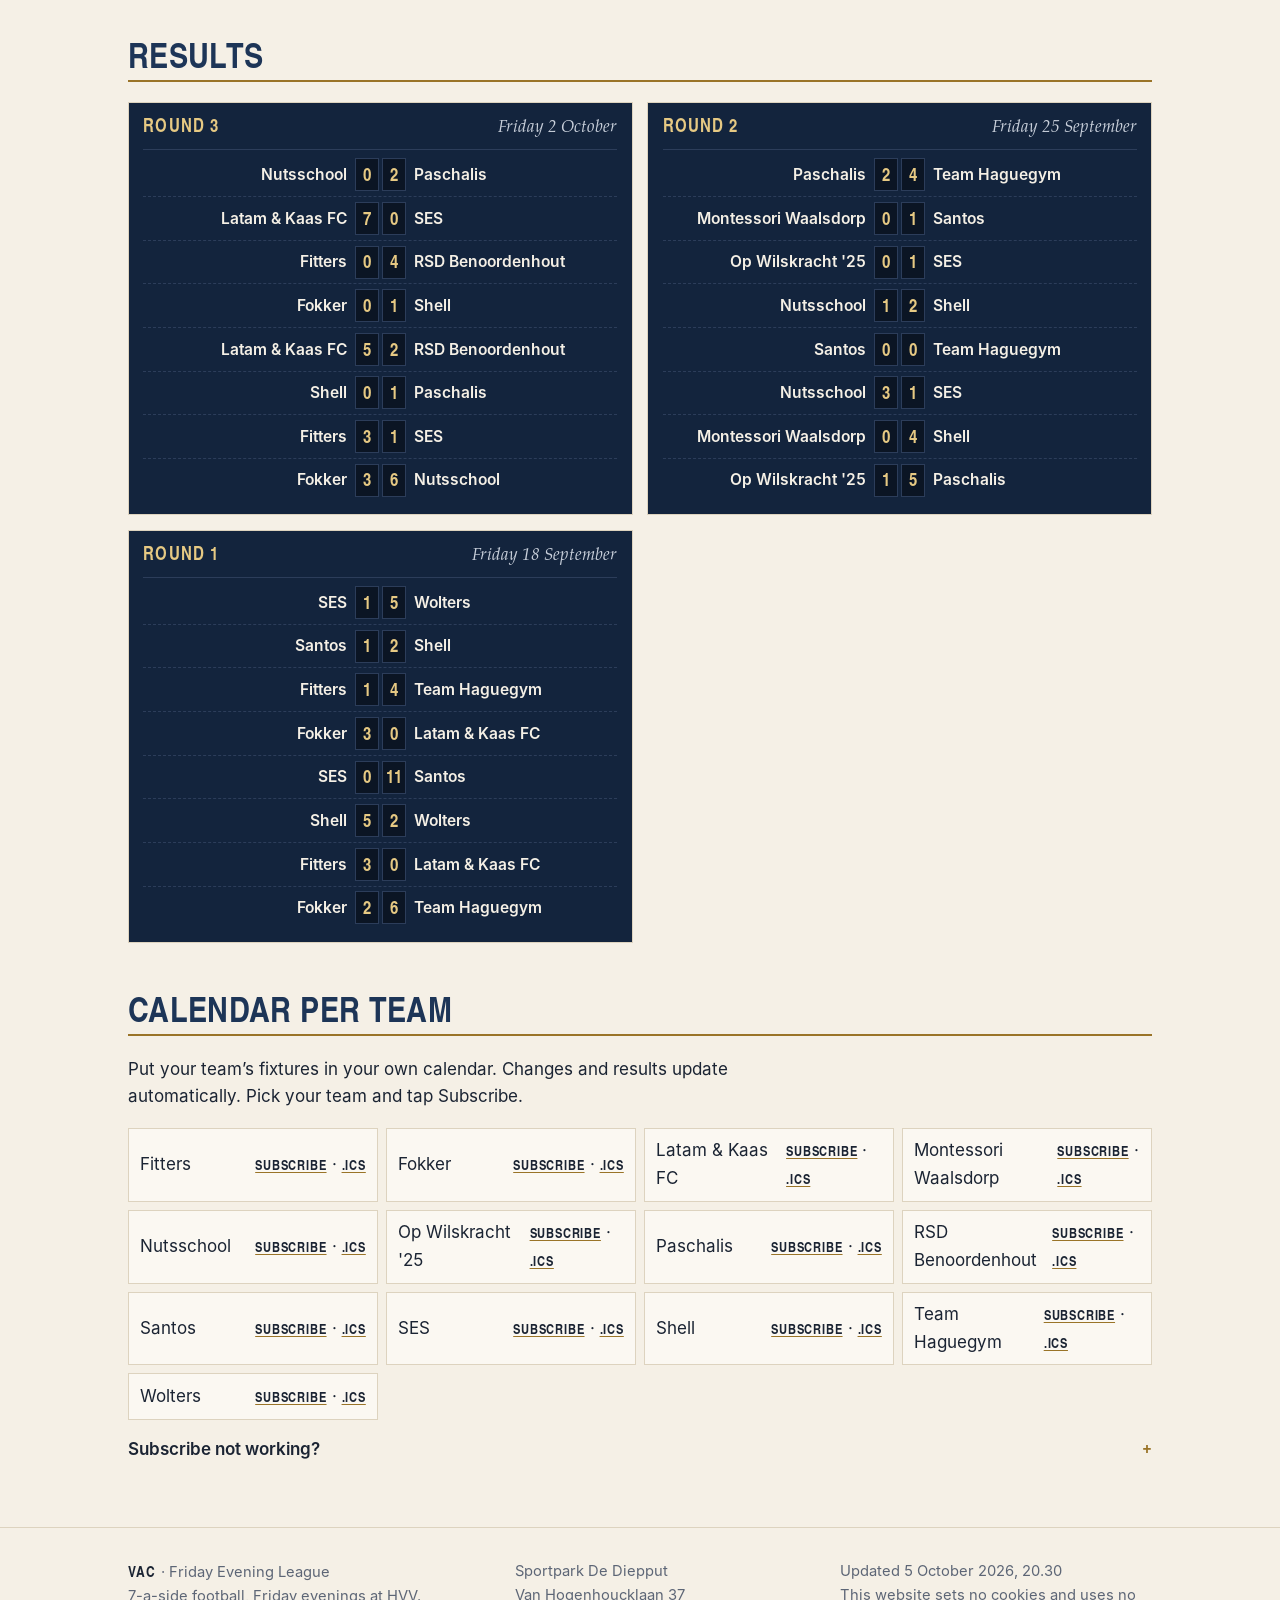
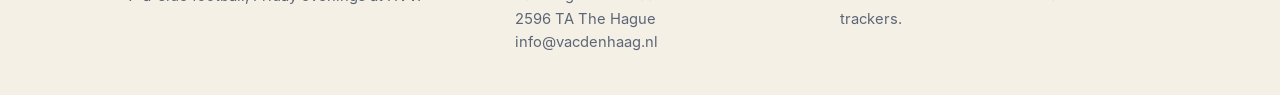
<file: en/league.html>
<!doctype html>
<html lang="en">
<head>
<meta charset="utf-8">
<meta name="viewport" content="width=device-width, initial-scale=1, viewport-fit=cover">
<title>Fixtures, results and table · VAC The Hague</title>
<meta name="description" content="Full fixtures, all results and the current table of the VAC Friday Evening League at HVV. With a calendar feed per team.">
<link rel="canonical" href="https://vacdenhaag.nl/en/league.html">
<link rel="alternate" hreflang="nl" href="https://vacdenhaag.nl/competitie.html">
<link rel="alternate" hreflang="en" href="https://vacdenhaag.nl/en/league.html">
<link rel="alternate" hreflang="x-default" href="https://vacdenhaag.nl/competitie.html">
<meta property="og:type" content="website">
<meta property="og:title" content="Fixtures, results and table · VAC The Hague">
<meta property="og:description" content="Full fixtures, all results and the current table of the VAC Friday Evening League at HVV. With a calendar feed per team.">
<meta property="og:url" content="https://vacdenhaag.nl/en/league.html">
<meta property="og:locale" content="en_GB">
<meta name="theme-color" content="#13243d">
<link rel="icon" href="../assets/icon.svg" type="image/svg+xml">
<link rel="preload" href="../assets/fonts/heroscn-bold.woff" as="font" type="font/woff" crossorigin>
<link rel="stylesheet" href="../assets/site.css">
<script type="application/ld+json">{"@context": "https://schema.org", "@type": "SportsOrganization", "name": "VAC – Vrijdag Avond Competitie", "alternateName": ["VAC Den Haag", "Friday Evening League The Hague"], "url": "https://vacdenhaag.nl/", "email": "info@vacdenhaag.nl", "sport": "Soccer", "description": "7-a-side football league for players aged 35+ on Friday evenings at HVV in The Hague.", "location": {"@type": "Place", "name": "Sportpark De Diepput (Koninklijke HC&VV)", "address": {"@type": "PostalAddress", "streetAddress": "Van Hogenhoucklaan 37", "postalCode": "2596 TA", "addressLocality": "The Hague", "addressCountry": "NL"}}}</script><script type="application/ld+json">{"@context": "https://schema.org", "@type": "SportsEvent", "name": "VAC: Santos – Latam & Kaas FC", "sport": "Soccer", "startDate": "2026-10-09T20:30:00+02:00", "endDate": "2026-10-09T21:00:00+02:00", "eventStatus": "https://schema.org/EventScheduled", "location": {"@type": "Place", "name": "Sportpark De Diepput (Koninklijke HC&VV)", "address": {"@type": "PostalAddress", "streetAddress": "Van Hogenhoucklaan 37", "postalCode": "2596 TA", "addressLocality": "The Hague", "addressCountry": "NL"}}, "homeTeam": {"@type": "SportsTeam", "name": "Santos"}, "awayTeam": {"@type": "SportsTeam", "name": "Latam & Kaas FC"}, "organizer": {"@type": "SportsOrganization", "name": "VAC – Vrijdag Avond Competitie", "url": "https://vacdenhaag.nl/"}}</script><script type="application/ld+json">{"@context": "https://schema.org", "@type": "SportsEvent", "name": "VAC: Wolters – Montessori Waalsdorp", "sport": "Soccer", "startDate": "2026-10-09T20:30:00+02:00", "endDate": "2026-10-09T21:00:00+02:00", "eventStatus": "https://schema.org/EventScheduled", "location": {"@type": "Place", "name": "Sportpark De Diepput (Koninklijke HC&VV)", "address": {"@type": "PostalAddress", "streetAddress": "Van Hogenhoucklaan 37", "postalCode": "2596 TA", "addressLocality": "The Hague", "addressCountry": "NL"}}, "homeTeam": {"@type": "SportsTeam", "name": "Wolters"}, "awayTeam": {"@type": "SportsTeam", "name": "Montessori Waalsdorp"}, "organizer": {"@type": "SportsOrganization", "name": "VAC – Vrijdag Avond Competitie", "url": "https://vacdenhaag.nl/"}}</script><script type="application/ld+json">{"@context": "https://schema.org", "@type": "SportsEvent", "name": "VAC: Nutsschool – Op Wilskracht '25", "sport": "Soccer", "startDate": "2026-10-09T20:30:00+02:00", "endDate": "2026-10-09T21:00:00+02:00", "eventStatus": "https://schema.org/EventScheduled", "location": {"@type": "Place", "name": "Sportpark De Diepput (Koninklijke HC&VV)", "address": {"@type": "PostalAddress", "streetAddress": "Van Hogenhoucklaan 37", "postalCode": "2596 TA", "addressLocality": "The Hague", "addressCountry": "NL"}}, "homeTeam": {"@type": "SportsTeam", "name": "Nutsschool"}, "awayTeam": {"@type": "SportsTeam", "name": "Op Wilskracht '25"}, "organizer": {"@type": "SportsOrganization", "name": "VAC – Vrijdag Avond Competitie", "url": "https://vacdenhaag.nl/"}}</script><script type="application/ld+json">{"@context": "https://schema.org", "@type": "SportsEvent", "name": "VAC: RSD Benoordenhout – Team Haguegym", "sport": "Soccer", "startDate": "2026-10-09T20:30:00+02:00", "endDate": "2026-10-09T21:00:00+02:00", "eventStatus": "https://schema.org/EventScheduled", "location": {"@type": "Place", "name": "Sportpark De Diepput (Koninklijke HC&VV)", "address": {"@type": "PostalAddress", "streetAddress": "Van Hogenhoucklaan 37", "postalCode": "2596 TA", "addressLocality": "The Hague", "addressCountry": "NL"}}, "homeTeam": {"@type": "SportsTeam", "name": "RSD Benoordenhout"}, "awayTeam": {"@type": "SportsTeam", "name": "Team Haguegym"}, "organizer": {"@type": "SportsOrganization", "name": "VAC – Vrijdag Avond Competitie", "url": "https://vacdenhaag.nl/"}}</script><script type="application/ld+json">{"@context": "https://schema.org", "@type": "SportsEvent", "name": "VAC: Latam & Kaas FC – Team Haguegym", "sport": "Soccer", "startDate": "2026-10-09T21:15:00+02:00", "endDate": "2026-10-09T21:45:00+02:00", "eventStatus": "https://schema.org/EventScheduled", "location": {"@type": "Place", "name": "Sportpark De Diepput (Koninklijke HC&VV)", "address": {"@type": "PostalAddress", "streetAddress": "Van Hogenhoucklaan 37", "postalCode": "2596 TA", "addressLocality": "The Hague", "addressCountry": "NL"}}, "homeTeam": {"@type": "SportsTeam", "name": "Latam & Kaas FC"}, "awayTeam": {"@type": "SportsTeam", "name": "Team Haguegym"}, "organizer": {"@type": "SportsOrganization", "name": "VAC – Vrijdag Avond Competitie", "url": "https://vacdenhaag.nl/"}}</script><script type="application/ld+json">{"@context": "https://schema.org", "@type": "SportsEvent", "name": "VAC: Wolters – RSD Benoordenhout", "sport": "Soccer", "startDate": "2026-10-09T21:15:00+02:00", "endDate": "2026-10-09T21:45:00+02:00", "eventStatus": "https://schema.org/EventScheduled", "location": {"@type": "Place", "name": "Sportpark De Diepput (Koninklijke HC&VV)", "address": {"@type": "PostalAddress", "streetAddress": "Van Hogenhoucklaan 37", "postalCode": "2596 TA", "addressLocality": "The Hague", "addressCountry": "NL"}}, "homeTeam": {"@type": "SportsTeam", "name": "Wolters"}, "awayTeam": {"@type": "SportsTeam", "name": "RSD Benoordenhout"}, "organizer": {"@type": "SportsOrganization", "name": "VAC – Vrijdag Avond Competitie", "url": "https://vacdenhaag.nl/"}}</script><script type="application/ld+json">{"@context": "https://schema.org", "@type": "SportsEvent", "name": "VAC: Nutsschool – Montessori Waalsdorp", "sport": "Soccer", "startDate": "2026-10-09T21:15:00+02:00", "endDate": "2026-10-09T21:45:00+02:00", "eventStatus": "https://schema.org/EventScheduled", "location": {"@type": "Place", "name": "Sportpark De Diepput (Koninklijke HC&VV)", "address": {"@type": "PostalAddress", "streetAddress": "Van Hogenhoucklaan 37", "postalCode": "2596 TA", "addressLocality": "The Hague", "addressCountry": "NL"}}, "homeTeam": {"@type": "SportsTeam", "name": "Nutsschool"}, "awayTeam": {"@type": "SportsTeam", "name": "Montessori Waalsdorp"}, "organizer": {"@type": "SportsOrganization", "name": "VAC – Vrijdag Avond Competitie", "url": "https://vacdenhaag.nl/"}}</script><script type="application/ld+json">{"@context": "https://schema.org", "@type": "SportsEvent", "name": "VAC: Op Wilskracht '25 – Santos", "sport": "Soccer", "startDate": "2026-10-09T21:15:00+02:00", "endDate": "2026-10-09T21:45:00+02:00", "eventStatus": "https://schema.org/EventScheduled", "location": {"@type": "Place", "name": "Sportpark De Diepput (Koninklijke HC&VV)", "address": {"@type": "PostalAddress", "streetAddress": "Van Hogenhoucklaan 37", "postalCode": "2596 TA", "addressLocality": "The Hague", "addressCountry": "NL"}}, "homeTeam": {"@type": "SportsTeam", "name": "Op Wilskracht '25"}, "awayTeam": {"@type": "SportsTeam", "name": "Santos"}, "organizer": {"@type": "SportsOrganization", "name": "VAC – Vrijdag Avond Competitie", "url": "https://vacdenhaag.nl/"}}</script>
</head>
<body>
<header class="site-head"><div class="wrap">
<a class="brand" href="index.html"><svg viewBox="0 0 40 46" aria-hidden="true"><path d="M20 1 38 8v15c0 11-8 18-18 22C10 41 2 34 2 23V8Z" fill="#1d3557" stroke="#c9a24e" stroke-width="1.5"/><text x="20" y="27" text-anchor="middle" font-family="VAC Display,Arial Narrow,sans-serif" font-weight="700" font-size="12.5" fill="#f5f0e6">VAC</text></svg><b>VAC</b><span>Friday Evening League</span></a>
<nav class="nav" aria-label="Main menu">
<a href="index.html">Home</a><a href="league.html" aria-current="page">League</a><a href="rules.html">Rules</a><a href="koninklijke-hvv.html">Koninklijke HVV</a><a href="join.html">Join</a>
</nav>
<a class="lang" href="../competitie.html" hreflang="nl" lang="nl" title="Nederlands">NL</a>
</div></header>
<main><div class="wrap">
<section class="hero" style="padding-bottom:0">
<p class="kicker">Season 2026/2027 · part 1</p>
<h1>League</h1>
<p class="lead">Table, fixtures and results of part 1. After the winter break, the top half plays the Champions League and the bottom half the Europa League.</p>
</section>
<section id="stand"><div class="sec-head"><h2>Table</h2></div>
<div class="table-wrap"><table class="stand"><caption class="sr-only" style="position:absolute;left:-9999px">Table part 1</caption><thead><tr><th scope="col" title="Position" class="pos">#</th><th scope="col" title="Team" class="team">Team</th><th scope="col" title="Played">P</th><th scope="col" title="Won">W</th><th scope="col" title="Drawn">D</th><th scope="col" title="Lost">L</th><th scope="col" title="Goals for">GF</th><th scope="col" title="Goals against">GA</th><th scope="col" title="Goal difference">GD</th><th scope="col" title="Points">Pts</th></tr></thead><tbody><tr data-team="shell"><td class="pos">1</td><td class="team">Shell</td><td>6</td><td>5</td><td>0</td><td>1</td><td>14</td><td>5</td><td>+9</td><td class="pts">15</td></tr><tr data-team="team-haguegym"><td class="pos">2</td><td class="team">Team Haguegym</td><td>4</td><td>3</td><td>1</td><td>0</td><td>14</td><td>5</td><td>+9</td><td class="pts">10</td></tr><tr data-team="paschalis"><td class="pos">3</td><td class="team">Paschalis</td><td>4</td><td>3</td><td>0</td><td>1</td><td>10</td><td>5</td><td>+5</td><td class="pts">9</td></tr><tr data-team="santos"><td class="pos">4</td><td class="team">Santos</td><td>4</td><td>2</td><td>1</td><td>1</td><td>13</td><td>2</td><td>+11</td><td class="pts">7</td></tr><tr data-team="latam-en-kaas-fc"><td class="pos">5</td><td class="team">Latam &amp; Kaas FC</td><td>4</td><td>2</td><td>0</td><td>2</td><td>12</td><td>8</td><td>+4</td><td class="pts">6</td></tr><tr data-team="nutsschool"><td class="pos">6</td><td class="team">Nutsschool</td><td>4</td><td>2</td><td>0</td><td>2</td><td>10</td><td>8</td><td>+2</td><td class="pts">6</td></tr><tr data-team="fitters"><td class="pos">7</td><td class="team">Fitters</td><td>4</td><td>2</td><td>0</td><td>2</td><td>7</td><td>9</td><td>−2</td><td class="pts">6</td></tr><tr data-team="wolters"><td class="pos">8</td><td class="team">Wolters</td><td>2</td><td>1</td><td>0</td><td>1</td><td>7</td><td>6</td><td>+1</td><td class="pts">3</td></tr><tr data-team="rsd-benoordenhout"><td class="pos">9</td><td class="team">RSD Benoordenhout</td><td>2</td><td>1</td><td>0</td><td>1</td><td>6</td><td>5</td><td>+1</td><td class="pts">3</td></tr><tr data-team="fokker"><td class="pos">10</td><td class="team">Fokker</td><td>4</td><td>1</td><td>0</td><td>3</td><td>8</td><td>13</td><td>−5</td><td class="pts">3</td></tr><tr data-team="ses"><td class="pos">11</td><td class="team">SES</td><td>6</td><td>1</td><td>0</td><td>5</td><td>4</td><td>29</td><td>−25</td><td class="pts">3</td></tr><tr data-team="op-wilskracht-25"><td class="pos">12</td><td class="team">Op Wilskracht &#x27;25</td><td>2</td><td>0</td><td>0</td><td>2</td><td>1</td><td>6</td><td>−5</td><td class="pts">0</td></tr><tr data-team="montessori-waalsdorp"><td class="pos">13</td><td class="team">Montessori Waalsdorp</td><td>2</td><td>0</td><td>0</td><td>2</td><td>0</td><td>5</td><td>−5</td><td class="pts">0</td></tr></tbody></table></div>
<p class="note">Win 3, draw 1, loss 0 points. Teams level on points are separated by goal difference, then head-to-head result, then goals scored.</p>
</section>
<div class="filter" id="programma"><label for="teamfilter">Choose a team</label>
<select id="teamfilter"><option value="">All teams</option><option value="fitters">Fitters</option><option value="fokker">Fokker</option><option value="latam-en-kaas-fc">Latam &amp; Kaas FC</option><option value="montessori-waalsdorp">Montessori Waalsdorp</option><option value="nutsschool">Nutsschool</option><option value="op-wilskracht-25">Op Wilskracht &#x27;25</option><option value="paschalis">Paschalis</option><option value="rsd-benoordenhout">RSD Benoordenhout</option><option value="santos">Santos</option><option value="ses">SES</option><option value="shell">Shell</option><option value="team-haguegym">Team Haguegym</option><option value="wolters">Wolters</option></select></div>
<section><div class="sec-head"><h2>Fixtures</h2></div><div class="rounds"><div class="board round" data-round="4"><div class="board-head"><h3>Round 4</h3><span>Friday 9 October</span></div><div class="match" data-teams="santos latam-en-kaas-fc"><span class="when num">8.30 pm<small>pitch 2a</small></span><span class="t1">Santos</span><span class="score vs"><b>·</b><b>·</b></span><span class="t2">Latam &amp; Kaas FC</span></div><div class="match" data-teams="wolters montessori-waalsdorp"><span class="when num">8.30 pm<small>pitch 2b</small></span><span class="t1">Wolters</span><span class="score vs"><b>·</b><b>·</b></span><span class="t2">Montessori Waalsdorp</span></div><div class="match" data-teams="nutsschool op-wilskracht-25"><span class="when num">8.30 pm<small>pitch 3a</small></span><span class="t1">Nutsschool</span><span class="score vs"><b>·</b><b>·</b></span><span class="t2">Op Wilskracht &#x27;25</span></div><div class="match" data-teams="rsd-benoordenhout team-haguegym"><span class="when num">8.30 pm<small>pitch 3b</small></span><span class="t1">RSD Benoordenhout</span><span class="score vs"><b>·</b><b>·</b></span><span class="t2">Team Haguegym</span></div><div class="match" data-teams="latam-en-kaas-fc team-haguegym"><span class="when num">9.15 pm<small>pitch 2a</small></span><span class="t1">Latam &amp; Kaas FC</span><span class="score vs"><b>·</b><b>·</b></span><span class="t2">Team Haguegym</span></div><div class="match" data-teams="wolters rsd-benoordenhout"><span class="when num">9.15 pm<small>pitch 2b</small></span><span class="t1">Wolters</span><span class="score vs"><b>·</b><b>·</b></span><span class="t2">RSD Benoordenhout</span></div><div class="match" data-teams="nutsschool montessori-waalsdorp"><span class="when num">9.15 pm<small>pitch 3a</small></span><span class="t1">Nutsschool</span><span class="score vs"><b>·</b><b>·</b></span><span class="t2">Montessori Waalsdorp</span></div><div class="match" data-teams="op-wilskracht-25 santos"><span class="when num">9.15 pm<small>pitch 3b</small></span><span class="t1">Op Wilskracht &#x27;25</span><span class="score vs"><b>·</b><b>·</b></span><span class="t2">Santos</span></div><div class="bye"><b>Bye</b>Fitters, Fokker, Paschalis, SES, Shell</div></div><div class="board round" data-round="5"><div class="board-head"><h3>Round 5</h3><span>Friday 30 October</span></div><div class="match" data-teams="santos paschalis"><span class="when num">8.30 pm<small>pitch 2a</small></span><span class="t1">Santos</span><span class="score vs"><b>·</b><b>·</b></span><span class="t2">Paschalis</span></div><div class="match" data-teams="wolters fitters"><span class="when num">8.30 pm<small>pitch 2b</small></span><span class="t1">Wolters</span><span class="score vs"><b>·</b><b>·</b></span><span class="t2">Fitters</span></div><div class="match" data-teams="fokker ses"><span class="when num">8.30 pm<small>pitch 3a</small></span><span class="t1">Fokker</span><span class="score vs"><b>·</b><b>·</b></span><span class="t2">SES</span></div><div class="match" data-teams="montessori-waalsdorp team-haguegym"><span class="when num">8.30 pm<small>pitch 3b</small></span><span class="t1">Montessori Waalsdorp</span><span class="score vs"><b>·</b><b>·</b></span><span class="t2">Team Haguegym</span></div><div class="match" data-teams="santos fitters"><span class="when num">9.15 pm<small>pitch 2a</small></span><span class="t1">Santos</span><span class="score vs"><b>·</b><b>·</b></span><span class="t2">Fitters</span></div><div class="match" data-teams="team-haguegym wolters"><span class="when num">9.15 pm<small>pitch 2b</small></span><span class="t1">Team Haguegym</span><span class="score vs"><b>·</b><b>·</b></span><span class="t2">Wolters</span></div><div class="match" data-teams="fokker paschalis"><span class="when num">9.15 pm<small>pitch 3a</small></span><span class="t1">Fokker</span><span class="score vs"><b>·</b><b>·</b></span><span class="t2">Paschalis</span></div><div class="match" data-teams="montessori-waalsdorp ses"><span class="when num">9.15 pm<small>pitch 3b</small></span><span class="t1">Montessori Waalsdorp</span><span class="score vs"><b>·</b><b>·</b></span><span class="t2">SES</span></div><div class="bye"><b>Bye</b>Latam &amp; Kaas FC, Nutsschool, Op Wilskracht &#x27;25, RSD Benoordenhout, Shell</div></div><div class="board round" data-round="6"><div class="board-head"><h3>Round 6</h3><span>Friday 6 November</span></div><div class="match" data-teams="paschalis latam-en-kaas-fc"><span class="when num">8.30 pm<small>pitch 2a</small></span><span class="t1">Paschalis</span><span class="score vs"><b>·</b><b>·</b></span><span class="t2">Latam &amp; Kaas FC</span></div><div class="match" data-teams="shell team-haguegym"><span class="when num">8.30 pm<small>pitch 2b</small></span><span class="t1">Shell</span><span class="score vs"><b>·</b><b>·</b></span><span class="t2">Team Haguegym</span></div><div class="match" data-teams="fitters op-wilskracht-25"><span class="when num">8.30 pm<small>pitch 3a</small></span><span class="t1">Fitters</span><span class="score vs"><b>·</b><b>·</b></span><span class="t2">Op Wilskracht &#x27;25</span></div><div class="match" data-teams="nutsschool rsd-benoordenhout"><span class="when num">8.30 pm<small>pitch 3b</small></span><span class="t1">Nutsschool</span><span class="score vs"><b>·</b><b>·</b></span><span class="t2">RSD Benoordenhout</span></div><div class="match" data-teams="op-wilskracht-25 rsd-benoordenhout"><span class="when num">9.15 pm<small>pitch 2a</small></span><span class="t1">Op Wilskracht &#x27;25</span><span class="score vs"><b>·</b><b>·</b></span><span class="t2">RSD Benoordenhout</span></div><div class="match" data-teams="latam-en-kaas-fc shell"><span class="when num">9.15 pm<small>pitch 2b</small></span><span class="t1">Latam &amp; Kaas FC</span><span class="score vs"><b>·</b><b>·</b></span><span class="t2">Shell</span></div><div class="match" data-teams="fitters paschalis"><span class="when num">9.15 pm<small>pitch 3a</small></span><span class="t1">Fitters</span><span class="score vs"><b>·</b><b>·</b></span><span class="t2">Paschalis</span></div><div class="match" data-teams="nutsschool team-haguegym"><span class="when num">9.15 pm<small>pitch 3b</small></span><span class="t1">Nutsschool</span><span class="score vs"><b>·</b><b>·</b></span><span class="t2">Team Haguegym</span></div><div class="bye"><b>Bye</b>Fokker, Montessori Waalsdorp, Santos, SES, Wolters</div></div><div class="board round" data-round="7"><div class="board-head"><h3>Round 7</h3><span>Friday 13 November</span></div><div class="match" data-teams="nutsschool wolters"><span class="when num">8.30 pm<small>pitch 2a</small></span><span class="t1">Nutsschool</span><span class="score vs"><b>·</b><b>·</b></span><span class="t2">Wolters</span></div><div class="match" data-teams="santos rsd-benoordenhout"><span class="when num">8.30 pm<small>pitch 2b</small></span><span class="t1">Santos</span><span class="score vs"><b>·</b><b>·</b></span><span class="t2">RSD Benoordenhout</span></div><div class="match" data-teams="fokker fitters"><span class="when num">8.30 pm<small>pitch 3a</small></span><span class="t1">Fokker</span><span class="score vs"><b>·</b><b>·</b></span><span class="t2">Fitters</span></div><div class="match" data-teams="montessori-waalsdorp paschalis"><span class="when num">8.30 pm<small>pitch 3b</small></span><span class="t1">Montessori Waalsdorp</span><span class="score vs"><b>·</b><b>·</b></span><span class="t2">Paschalis</span></div><div class="match" data-teams="rsd-benoordenhout paschalis"><span class="when num">9.15 pm<small>pitch 2a</small></span><span class="t1">RSD Benoordenhout</span><span class="score vs"><b>·</b><b>·</b></span><span class="t2">Paschalis</span></div><div class="match" data-teams="santos nutsschool"><span class="when num">9.15 pm<small>pitch 2b</small></span><span class="t1">Santos</span><span class="score vs"><b>·</b><b>·</b></span><span class="t2">Nutsschool</span></div><div class="match" data-teams="fitters montessori-waalsdorp"><span class="when num">9.15 pm<small>pitch 3a</small></span><span class="t1">Fitters</span><span class="score vs"><b>·</b><b>·</b></span><span class="t2">Montessori Waalsdorp</span></div><div class="match" data-teams="fokker wolters"><span class="when num">9.15 pm<small>pitch 3b</small></span><span class="t1">Fokker</span><span class="score vs"><b>·</b><b>·</b></span><span class="t2">Wolters</span></div><div class="bye"><b>Bye</b>Latam &amp; Kaas FC, Op Wilskracht &#x27;25, SES, Shell, Team Haguegym</div></div><div class="board round" data-round="8"><div class="board-head"><h3>Round 8</h3><span>Friday 20 November</span></div><div class="match" data-teams="santos wolters"><span class="when num">8.30 pm<small>pitch 2a</small></span><span class="t1">Santos</span><span class="score vs"><b>·</b><b>·</b></span><span class="t2">Wolters</span></div><div class="match" data-teams="team-haguegym op-wilskracht-25"><span class="when num">8.30 pm<small>pitch 2b</small></span><span class="t1">Team Haguegym</span><span class="score vs"><b>·</b><b>·</b></span><span class="t2">Op Wilskracht &#x27;25</span></div><div class="match" data-teams="fokker rsd-benoordenhout"><span class="when num">8.30 pm<small>pitch 3a</small></span><span class="t1">Fokker</span><span class="score vs"><b>·</b><b>·</b></span><span class="t2">RSD Benoordenhout</span></div><div class="match" data-teams="ses shell"><span class="when num">8.30 pm<small>pitch 3b</small></span><span class="t1">SES</span><span class="score vs"><b>·</b><b>·</b></span><span class="t2">Shell</span></div><div class="match" data-teams="shell rsd-benoordenhout"><span class="when num">9.15 pm<small>pitch 2a</small></span><span class="t1">Shell</span><span class="score vs"><b>·</b><b>·</b></span><span class="t2">RSD Benoordenhout</span></div><div class="match" data-teams="wolters op-wilskracht-25"><span class="when num">9.15 pm<small>pitch 2b</small></span><span class="t1">Wolters</span><span class="score vs"><b>·</b><b>·</b></span><span class="t2">Op Wilskracht &#x27;25</span></div><div class="match" data-teams="ses team-haguegym"><span class="when num">9.15 pm<small>pitch 3a</small></span><span class="t1">SES</span><span class="score vs"><b>·</b><b>·</b></span><span class="t2">Team Haguegym</span></div><div class="match" data-teams="santos fokker"><span class="when num">9.15 pm<small>pitch 3b</small></span><span class="t1">Santos</span><span class="score vs"><b>·</b><b>·</b></span><span class="t2">Fokker</span></div><div class="bye"><b>Bye</b>Fitters, Latam &amp; Kaas FC, Montessori Waalsdorp, Nutsschool, Paschalis</div></div><div class="board round" data-round="9"><div class="board-head"><h3>Round 9</h3><span>Friday 27 November</span></div><div class="match" data-teams="latam-en-kaas-fc nutsschool"><span class="when num">8.30 pm<small>pitch 2a</small></span><span class="t1">Latam &amp; Kaas FC</span><span class="score vs"><b>·</b><b>·</b></span><span class="t2">Nutsschool</span></div><div class="match" data-teams="fitters shell"><span class="when num">8.30 pm<small>pitch 3a</small></span><span class="t1">Fitters</span><span class="score vs"><b>·</b><b>·</b></span><span class="t2">Shell</span></div><div class="match" data-teams="montessori-waalsdorp op-wilskracht-25"><span class="when num">8.30 pm<small>pitch 3b</small></span><span class="t1">Montessori Waalsdorp</span><span class="score vs"><b>·</b><b>·</b></span><span class="t2">Op Wilskracht &#x27;25</span></div><div class="match" data-teams="montessori-waalsdorp latam-en-kaas-fc"><span class="when num">9.15 pm<small>pitch 2a</small></span><span class="t1">Montessori Waalsdorp</span><span class="score vs"><b>·</b><b>·</b></span><span class="t2">Latam &amp; Kaas FC</span></div><div class="match" data-teams="fitters nutsschool"><span class="when num">9.15 pm<small>pitch 3a</small></span><span class="t1">Fitters</span><span class="score vs"><b>·</b><b>·</b></span><span class="t2">Nutsschool</span></div><div class="match" data-teams="op-wilskracht-25 shell"><span class="when num">9.15 pm<small>pitch 3b</small></span><span class="t1">Op Wilskracht &#x27;25</span><span class="score vs"><b>·</b><b>·</b></span><span class="t2">Shell</span></div><div class="bye"><b>Bye</b>Fokker, Paschalis, RSD Benoordenhout, Santos, SES, Team Haguegym, Wolters</div></div><div class="board round" data-round="10"><div class="board-head"><h3>Round 10</h3><span>Friday 11 December</span></div><div class="match" data-teams="paschalis ses"><span class="when num">8.30 pm<small>pitch 2a</small></span><span class="t1">Paschalis</span><span class="score vs"><b>·</b><b>·</b></span><span class="t2">SES</span></div><div class="match" data-teams="wolters latam-en-kaas-fc"><span class="when num">8.30 pm<small>pitch 2b</small></span><span class="t1">Wolters</span><span class="score vs"><b>·</b><b>·</b></span><span class="t2">Latam &amp; Kaas FC</span></div><div class="match" data-teams="montessori-waalsdorp rsd-benoordenhout"><span class="when num">8.30 pm<small>pitch 3a</small></span><span class="t1">Montessori Waalsdorp</span><span class="score vs"><b>·</b><b>·</b></span><span class="t2">RSD Benoordenhout</span></div><div class="match" data-teams="op-wilskracht-25 fokker"><span class="when num">8.30 pm<small>pitch 3b</small></span><span class="t1">Op Wilskracht &#x27;25</span><span class="score vs"><b>·</b><b>·</b></span><span class="t2">Fokker</span></div><div class="match" data-teams="rsd-benoordenhout ses"><span class="when num">9.15 pm<small>pitch 2a</small></span><span class="t1">RSD Benoordenhout</span><span class="score vs"><b>·</b><b>·</b></span><span class="t2">SES</span></div><div class="match" data-teams="wolters paschalis"><span class="when num">9.15 pm<small>pitch 2b</small></span><span class="t1">Wolters</span><span class="score vs"><b>·</b><b>·</b></span><span class="t2">Paschalis</span></div><div class="match" data-teams="montessori-waalsdorp fokker"><span class="when num">9.15 pm<small>pitch 3a</small></span><span class="t1">Montessori Waalsdorp</span><span class="score vs"><b>·</b><b>·</b></span><span class="t2">Fokker</span></div><div class="match" data-teams="op-wilskracht-25 latam-en-kaas-fc"><span class="when num">9.15 pm<small>pitch 3b</small></span><span class="t1">Op Wilskracht &#x27;25</span><span class="score vs"><b>·</b><b>·</b></span><span class="t2">Latam &amp; Kaas FC</span></div><div class="bye"><b>Bye</b>Fitters, Nutsschool, Santos, Shell, Team Haguegym</div></div></div></section>
<section id="uitslagen"><div class="sec-head"><h2>Results</h2></div><div class="rounds"><div class="board round" data-round="3"><div class="board-head"><h3>Round 3</h3><span>Friday 2 October</span></div><div class="match res" data-teams="nutsschool paschalis"><span class="t1">Nutsschool</span><span class="score" aria-label="0-2"><b>0</b><b>2</b></span><span class="t2">Paschalis</span></div><div class="match res" data-teams="latam-en-kaas-fc ses"><span class="t1">Latam &amp; Kaas FC</span><span class="score" aria-label="7-0"><b>7</b><b>0</b></span><span class="t2">SES</span></div><div class="match res" data-teams="fitters rsd-benoordenhout"><span class="t1">Fitters</span><span class="score" aria-label="0-4"><b>0</b><b>4</b></span><span class="t2">RSD Benoordenhout</span></div><div class="match res" data-teams="fokker shell"><span class="t1">Fokker</span><span class="score" aria-label="0-1"><b>0</b><b>1</b></span><span class="t2">Shell</span></div><div class="match res" data-teams="latam-en-kaas-fc rsd-benoordenhout"><span class="t1">Latam &amp; Kaas FC</span><span class="score" aria-label="5-2"><b>5</b><b>2</b></span><span class="t2">RSD Benoordenhout</span></div><div class="match res" data-teams="shell paschalis"><span class="t1">Shell</span><span class="score" aria-label="0-1"><b>0</b><b>1</b></span><span class="t2">Paschalis</span></div><div class="match res" data-teams="fitters ses"><span class="t1">Fitters</span><span class="score" aria-label="3-1"><b>3</b><b>1</b></span><span class="t2">SES</span></div><div class="match res" data-teams="fokker nutsschool"><span class="t1">Fokker</span><span class="score" aria-label="3-6"><b>3</b><b>6</b></span><span class="t2">Nutsschool</span></div></div><div class="board round" data-round="2"><div class="board-head"><h3>Round 2</h3><span>Friday 25 September</span></div><div class="match res" data-teams="paschalis team-haguegym"><span class="t1">Paschalis</span><span class="score" aria-label="2-4"><b>2</b><b>4</b></span><span class="t2">Team Haguegym</span></div><div class="match res" data-teams="montessori-waalsdorp santos"><span class="t1">Montessori Waalsdorp</span><span class="score" aria-label="0-1"><b>0</b><b>1</b></span><span class="t2">Santos</span></div><div class="match res" data-teams="op-wilskracht-25 ses"><span class="t1">Op Wilskracht &#x27;25</span><span class="score" aria-label="0-1"><b>0</b><b>1</b></span><span class="t2">SES</span></div><div class="match res" data-teams="nutsschool shell"><span class="t1">Nutsschool</span><span class="score" aria-label="1-2"><b>1</b><b>2</b></span><span class="t2">Shell</span></div><div class="match res" data-teams="santos team-haguegym"><span class="t1">Santos</span><span class="score" aria-label="0-0"><b>0</b><b>0</b></span><span class="t2">Team Haguegym</span></div><div class="match res" data-teams="nutsschool ses"><span class="t1">Nutsschool</span><span class="score" aria-label="3-1"><b>3</b><b>1</b></span><span class="t2">SES</span></div><div class="match res" data-teams="montessori-waalsdorp shell"><span class="t1">Montessori Waalsdorp</span><span class="score" aria-label="0-4"><b>0</b><b>4</b></span><span class="t2">Shell</span></div><div class="match res" data-teams="op-wilskracht-25 paschalis"><span class="t1">Op Wilskracht &#x27;25</span><span class="score" aria-label="1-5"><b>1</b><b>5</b></span><span class="t2">Paschalis</span></div></div><div class="board round" data-round="1"><div class="board-head"><h3>Round 1</h3><span>Friday 18 September</span></div><div class="match res" data-teams="ses wolters"><span class="t1">SES</span><span class="score" aria-label="1-5"><b>1</b><b>5</b></span><span class="t2">Wolters</span></div><div class="match res" data-teams="santos shell"><span class="t1">Santos</span><span class="score" aria-label="1-2"><b>1</b><b>2</b></span><span class="t2">Shell</span></div><div class="match res" data-teams="fitters team-haguegym"><span class="t1">Fitters</span><span class="score" aria-label="1-4"><b>1</b><b>4</b></span><span class="t2">Team Haguegym</span></div><div class="match res" data-teams="fokker latam-en-kaas-fc"><span class="t1">Fokker</span><span class="score" aria-label="3-0"><b>3</b><b>0</b></span><span class="t2">Latam &amp; Kaas FC</span></div><div class="match res" data-teams="ses santos"><span class="t1">SES</span><span class="score" aria-label="0-11"><b>0</b><b>11</b></span><span class="t2">Santos</span></div><div class="match res" data-teams="shell wolters"><span class="t1">Shell</span><span class="score" aria-label="5-2"><b>5</b><b>2</b></span><span class="t2">Wolters</span></div><div class="match res" data-teams="fitters latam-en-kaas-fc"><span class="t1">Fitters</span><span class="score" aria-label="3-0"><b>3</b><b>0</b></span><span class="t2">Latam &amp; Kaas FC</span></div><div class="match res" data-teams="fokker team-haguegym"><span class="t1">Fokker</span><span class="score" aria-label="2-6"><b>2</b><b>6</b></span><span class="t2">Team Haguegym</span></div></div></div></section><section id="agenda"><div class="sec-head"><h2>Calendar per team</h2></div>
<p class="prose">Put your team’s fixtures in your own calendar. Changes and results update automatically. Pick your team and tap Subscribe.</p>
<ul class="cal-list"><li><span>Fitters</span><span><a href="webcal://vacdenhaag.nl/agenda/fitters.ics">Subscribe</a> · <a href="../agenda/fitters.ics">.ics</a></span></li><li><span>Fokker</span><span><a href="webcal://vacdenhaag.nl/agenda/fokker.ics">Subscribe</a> · <a href="../agenda/fokker.ics">.ics</a></span></li><li><span>Latam &amp; Kaas FC</span><span><a href="webcal://vacdenhaag.nl/agenda/latam-en-kaas-fc.ics">Subscribe</a> · <a href="../agenda/latam-en-kaas-fc.ics">.ics</a></span></li><li><span>Montessori Waalsdorp</span><span><a href="webcal://vacdenhaag.nl/agenda/montessori-waalsdorp.ics">Subscribe</a> · <a href="../agenda/montessori-waalsdorp.ics">.ics</a></span></li><li><span>Nutsschool</span><span><a href="webcal://vacdenhaag.nl/agenda/nutsschool.ics">Subscribe</a> · <a href="../agenda/nutsschool.ics">.ics</a></span></li><li><span>Op Wilskracht &#x27;25</span><span><a href="webcal://vacdenhaag.nl/agenda/op-wilskracht-25.ics">Subscribe</a> · <a href="../agenda/op-wilskracht-25.ics">.ics</a></span></li><li><span>Paschalis</span><span><a href="webcal://vacdenhaag.nl/agenda/paschalis.ics">Subscribe</a> · <a href="../agenda/paschalis.ics">.ics</a></span></li><li><span>RSD Benoordenhout</span><span><a href="webcal://vacdenhaag.nl/agenda/rsd-benoordenhout.ics">Subscribe</a> · <a href="../agenda/rsd-benoordenhout.ics">.ics</a></span></li><li><span>Santos</span><span><a href="webcal://vacdenhaag.nl/agenda/santos.ics">Subscribe</a> · <a href="../agenda/santos.ics">.ics</a></span></li><li><span>SES</span><span><a href="webcal://vacdenhaag.nl/agenda/ses.ics">Subscribe</a> · <a href="../agenda/ses.ics">.ics</a></span></li><li><span>Shell</span><span><a href="webcal://vacdenhaag.nl/agenda/shell.ics">Subscribe</a> · <a href="../agenda/shell.ics">.ics</a></span></li><li><span>Team Haguegym</span><span><a href="webcal://vacdenhaag.nl/agenda/team-haguegym.ics">Subscribe</a> · <a href="../agenda/team-haguegym.ics">.ics</a></span></li><li><span>Wolters</span><span><a href="webcal://vacdenhaag.nl/agenda/wolters.ics">Subscribe</a> · <a href="../agenda/wolters.ics">.ics</a></span></li></ul>
<details class="faq" style="margin-top:1rem"><summary>Subscribe not working?</summary>
<p>Copy your team’s address, for example <code>https://vacdenhaag.nl/agenda/fitters.ics</code>.
In Google Calendar: Other calendars, From URL, and paste the address. In Outlook: Add calendar, Subscribe from web. On iPhone the Subscribe button works directly.</p></details>
</section></div></main>
<footer class="site-foot"><div class="wrap">
<div><b>VAC</b> · Friday Evening League<br>7-a-side football, Friday evenings at HVV.</div>
<div>Sportpark De Diepput<br>Van Hogenhoucklaan 37<br>2596 TA The Hague<br><span class="mail-small">info@vacdenhaag.nl</span></div>
<div>Updated 5 October 2026, 20.30<br>This website sets no cookies and uses no trackers.</div>
</div></footer>
<script src="../assets/site.js" defer></script>
</body>
</html>
</file>
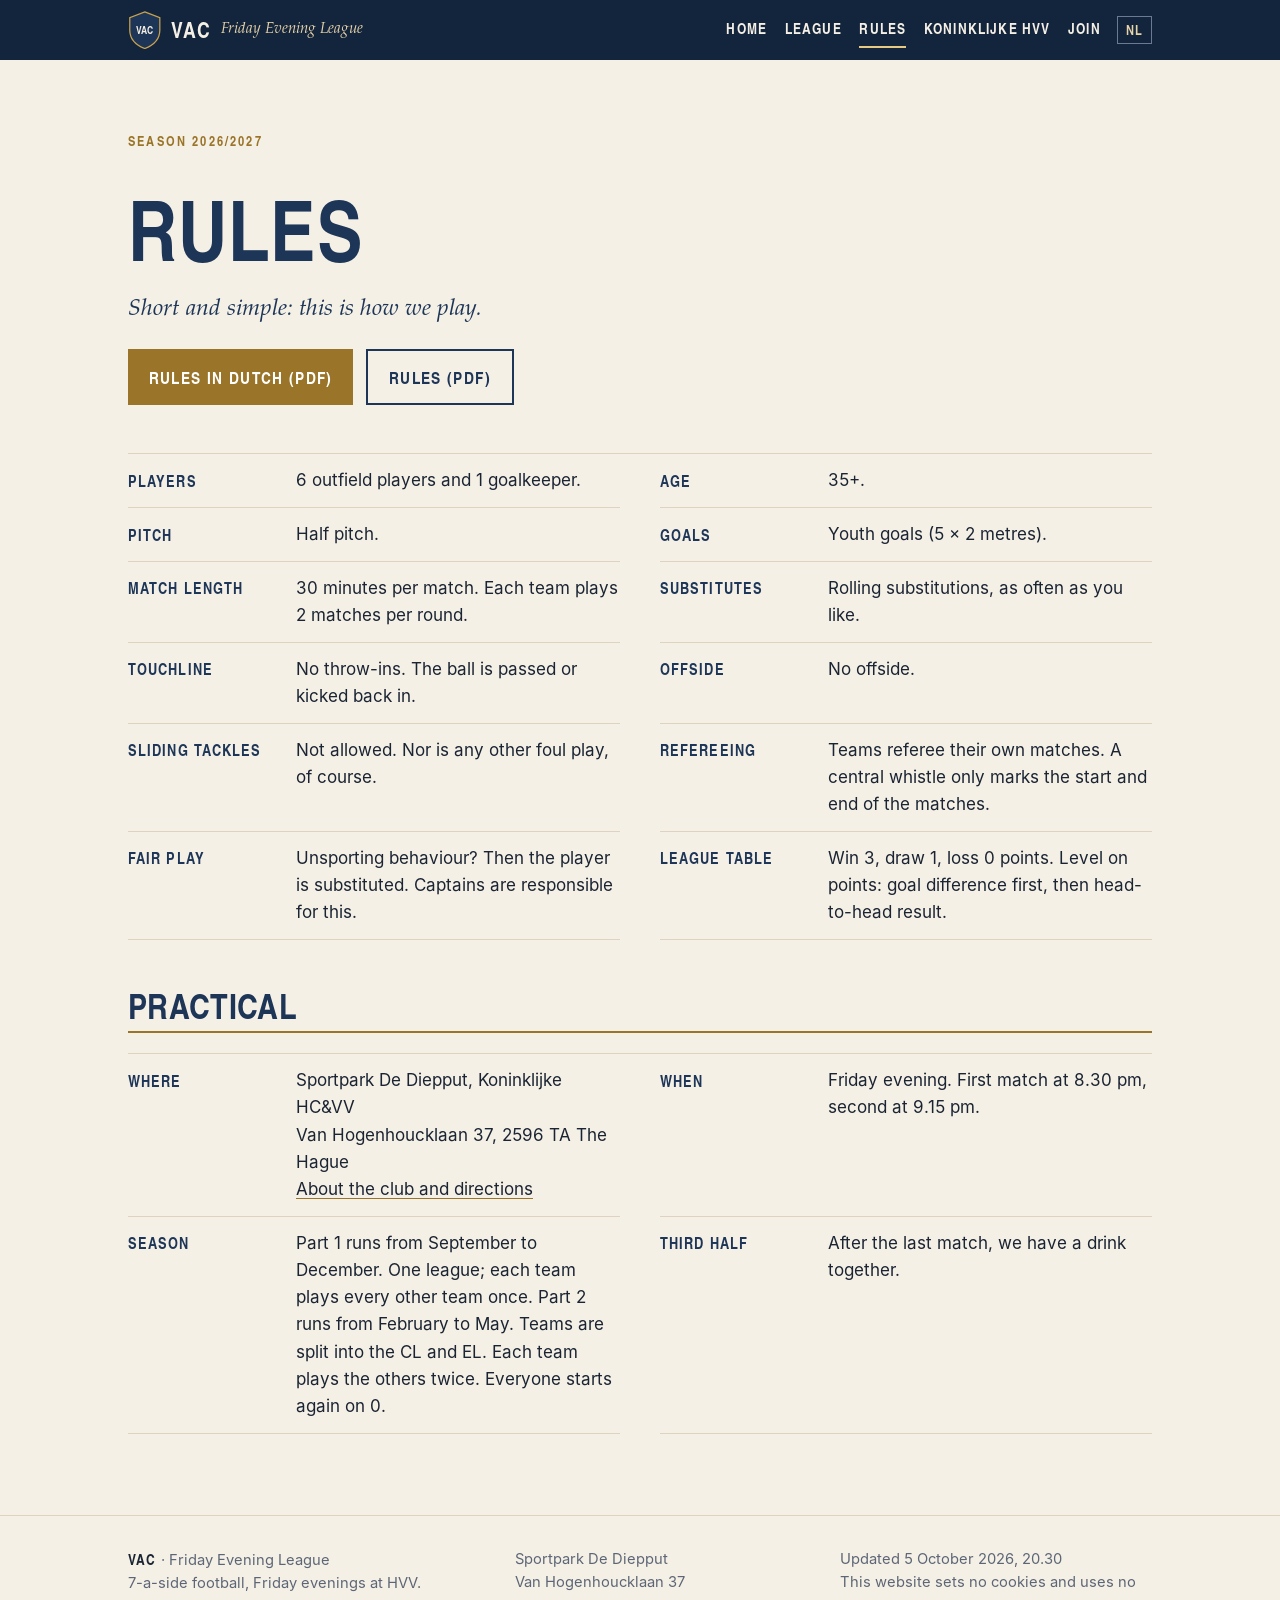
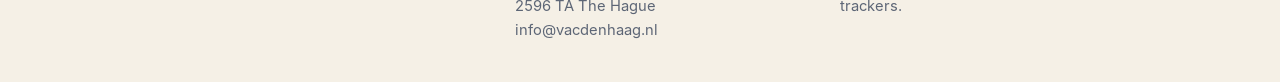
<file: en/rules.html>
<!doctype html>
<html lang="en">
<head>
<meta charset="utf-8">
<meta name="viewport" content="width=device-width, initial-scale=1, viewport-fit=cover">
<title>Rules and practical info · VAC The Hague</title>
<meta name="description" content="The rules of the VAC: 7-a-side, 35+, half pitch, no offside, no sliding tackles. Plus kick-off times and location at HVV in The Hague.">
<link rel="canonical" href="https://vacdenhaag.nl/en/rules.html">
<link rel="alternate" hreflang="nl" href="https://vacdenhaag.nl/spelregels.html">
<link rel="alternate" hreflang="en" href="https://vacdenhaag.nl/en/rules.html">
<link rel="alternate" hreflang="x-default" href="https://vacdenhaag.nl/spelregels.html">
<meta property="og:type" content="website">
<meta property="og:title" content="Rules and practical info · VAC The Hague">
<meta property="og:description" content="The rules of the VAC: 7-a-side, 35+, half pitch, no offside, no sliding tackles. Plus kick-off times and location at HVV in The Hague.">
<meta property="og:url" content="https://vacdenhaag.nl/en/rules.html">
<meta property="og:locale" content="en_GB">
<meta name="theme-color" content="#13243d">
<link rel="icon" href="../assets/icon.svg" type="image/svg+xml">
<link rel="preload" href="../assets/fonts/heroscn-bold.woff" as="font" type="font/woff" crossorigin>
<link rel="stylesheet" href="../assets/site.css">
<script type="application/ld+json">{"@context": "https://schema.org", "@type": "SportsOrganization", "name": "VAC – Vrijdag Avond Competitie", "alternateName": ["VAC Den Haag", "Friday Evening League The Hague"], "url": "https://vacdenhaag.nl/", "email": "info@vacdenhaag.nl", "sport": "Soccer", "description": "7-a-side football league for players aged 35+ on Friday evenings at HVV in The Hague.", "location": {"@type": "Place", "name": "Sportpark De Diepput (Koninklijke HC&VV)", "address": {"@type": "PostalAddress", "streetAddress": "Van Hogenhoucklaan 37", "postalCode": "2596 TA", "addressLocality": "The Hague", "addressCountry": "NL"}}}</script>
</head>
<body>
<header class="site-head"><div class="wrap">
<a class="brand" href="index.html"><svg viewBox="0 0 40 46" aria-hidden="true"><path d="M20 1 38 8v15c0 11-8 18-18 22C10 41 2 34 2 23V8Z" fill="#1d3557" stroke="#c9a24e" stroke-width="1.5"/><text x="20" y="27" text-anchor="middle" font-family="VAC Display,Arial Narrow,sans-serif" font-weight="700" font-size="12.5" fill="#f5f0e6">VAC</text></svg><b>VAC</b><span>Friday Evening League</span></a>
<nav class="nav" aria-label="Main menu">
<a href="index.html">Home</a><a href="league.html">League</a><a href="rules.html" aria-current="page">Rules</a><a href="koninklijke-hvv.html">Koninklijke HVV</a><a href="join.html">Join</a>
</nav>
<a class="lang" href="../spelregels.html" hreflang="nl" lang="nl" title="Nederlands">NL</a>
</div></header>
<main><div class="wrap">
<section class="hero" style="padding-bottom:0"><p class="kicker">Season 2026/2027</p>
<h1>Rules</h1>
<p class="lead">Short and simple: this is how we play.</p>
<div class="downloads"><a class="btn" href="../downloads/VAC-spelregels-2026-2027.pdf">Rules in Dutch (PDF)</a>
<a class="btn ghost" href="../downloads/VAC-rules-2026-2027-EN.pdf">Rules (PDF)</a></div></section>
<section><dl class="rules"><div class="rule"><dt>Players</dt><dd>6 outfield players and 1 goalkeeper.</dd></div><div class="rule"><dt>Age</dt><dd>35+.</dd></div><div class="rule"><dt>Pitch</dt><dd>Half pitch.</dd></div><div class="rule"><dt>Goals</dt><dd>Youth goals (5 × 2 metres).</dd></div><div class="rule"><dt>Match length</dt><dd>30 minutes per match. Each team plays 2 matches per round.</dd></div><div class="rule"><dt>Substitutes</dt><dd>Rolling substitutions, as often as you like.</dd></div><div class="rule"><dt>Touchline</dt><dd>No throw-ins. The ball is passed or kicked back in.</dd></div><div class="rule"><dt>Offside</dt><dd>No offside.</dd></div><div class="rule"><dt>Sliding tackles</dt><dd>Not allowed. Nor is any other foul play, of course.</dd></div><div class="rule"><dt>Refereeing</dt><dd>Teams referee their own matches. A central whistle only marks the start and end of the matches.</dd></div><div class="rule"><dt>Fair play</dt><dd>Unsporting behaviour? Then the player is substituted. Captains are responsible for this.</dd></div><div class="rule"><dt>League table</dt><dd>Win 3, draw 1, loss 0 points. Level on points: goal difference first, then head-to-head result.</dd></div></dl></section>
<section><div class="sec-head"><h2>Practical</h2></div>
<dl class="rules">
<div class="rule"><dt>Where</dt><dd>Sportpark De Diepput, Koninklijke HC&VV<br>Van Hogenhoucklaan 37, 2596 TA The Hague<br><a href="koninklijke-hvv.html">About the club and directions</a></dd></div>
<div class="rule"><dt>When</dt><dd>Friday evening. First match at 8.30 pm, second at 9.15 pm.</dd></div>
<div class="rule"><dt>Season</dt><dd>Part 1 runs from September to December. One league; each team plays every other team once. Part 2 runs from February to May. Teams are split into the CL and EL. Each team plays the others twice. Everyone starts again on 0.</dd></div>
<div class="rule"><dt>Third half</dt><dd>After the last match, we have a drink together.</dd></div>
</dl></section></div></main>
<footer class="site-foot"><div class="wrap">
<div><b>VAC</b> · Friday Evening League<br>7-a-side football, Friday evenings at HVV.</div>
<div>Sportpark De Diepput<br>Van Hogenhoucklaan 37<br>2596 TA The Hague<br><span class="mail-small">info@vacdenhaag.nl</span></div>
<div>Updated 5 October 2026, 20.30<br>This website sets no cookies and uses no trackers.</div>
</div></footer>
<script src="../assets/site.js" defer></script>
</body>
</html>
</file>
<file: assets/site.css>
/* VAC — clubhuis-navy, krijtwit en messing. Gecondenseerde koppen, Palatino-cursief voor de toon. */
@font-face{font-family:"VAC Display";src:url("fonts/heroscn-bold.woff") format("woff");font-weight:700;font-display:swap}
@font-face{font-family:"VAC Serif";src:url("fonts/pagella-italic.woff") format("woff");font-style:italic;font-display:swap}
@font-face{font-family:"VAC Sans";src:url("fonts/inter-regular.woff") format("woff");font-weight:400;font-display:swap}
@font-face{font-family:"VAC Sans";src:url("fonts/inter-semibold.woff") format("woff");font-weight:600;font-display:swap}

:root{
  --navy:#13243d; --navy-2:#1d3557;
  --bg:#f5f0e6; --surface:#fbf8f2; --line:#ddd3bf;
  --fg:#1b2433; --muted:#5d6676;
  --brass:#9a7428; --brass-soft:#e6d3a8;
  --plate:#13243d; --plate-fg:#f5f0e6; --plate-digit:#e6c983;
  --win:#2f6b4f;
  --f-display:"VAC Display","Arial Narrow","Helvetica Neue",Arial,sans-serif;
  --f-serif:"VAC Serif","Palatino Linotype",Palatino,"Book Antiqua",Georgia,serif;
  --f-sans:"VAC Sans",-apple-system,BlinkMacSystemFont,"Segoe UI",Roboto,Arial,sans-serif;
  color-scheme:light;
}
@media (prefers-color-scheme:dark){:root:not([data-theme="light"]){
  --bg:#0e1828; --surface:#152237; --line:#2a3a55; --fg:#ece6d8; --muted:#a3abb9;
  --brass:#d6b46a; --brass-soft:#3a3322; --plate:#0a1220; --plate-fg:#ece6d8; --plate-digit:#e6c983; --win:#7cc39e; --navy-2:#c9d4e6;
  color-scheme:dark}}
:root[data-theme="dark"]{
  --bg:#0e1828; --surface:#152237; --line:#2a3a55; --fg:#ece6d8; --muted:#a3abb9;
  --brass:#d6b46a; --brass-soft:#3a3322; --plate:#0a1220; --plate-fg:#ece6d8; --plate-digit:#e6c983; --win:#7cc39e; --navy-2:#c9d4e6;
  color-scheme:dark}

*{box-sizing:border-box}
html{-webkit-text-size-adjust:100%}
body{margin:0;background:var(--bg);color:var(--fg);font-family:var(--f-sans);font-size:1.0625rem;line-height:1.6}
a{color:inherit;text-decoration-color:var(--brass);text-underline-offset:.18em}
a:hover{color:var(--brass)}
:focus-visible{outline:3px solid var(--brass);outline-offset:2px}
img{max-width:100%}
.wrap{max-width:68rem;margin:0 auto;padding-inline:1rem}
@media (min-width:48rem){.wrap{padding-inline:2rem}}

/* header */
.site-head{background:#13243d;color:#f5f0e6;position:sticky;top:env(safe-area-inset-top,0px);z-index:10}
.site-head .wrap{display:flex;align-items:center;gap:1rem;min-height:3.75rem;flex-wrap:wrap;padding-block:.4rem}
.brand{display:flex;align-items:center;gap:.6rem;text-decoration:none;color:#f5f0e6;margin-right:auto}
.brand svg{width:2.1rem;height:2.4rem;flex:none}
.brand b{font-family:var(--f-display);font-size:1.35rem;letter-spacing:.06em}
.brand span{font-family:var(--f-serif);font-style:italic;color:#e6d3a8;font-size:.95rem}
.nav{display:flex;gap:.2rem 1.1rem;flex-wrap:wrap;font-family:var(--f-display);text-transform:uppercase;letter-spacing:.08em;font-size:.92rem}
.nav a{text-decoration:none;color:#f5f0e6;padding:.35rem 0;border-bottom:2px solid transparent}
.nav a[aria-current="page"]{border-color:#e6c983}
.nav a:hover{color:#e6c983}
.lang{font-family:var(--f-display);letter-spacing:.08em;font-size:.85rem;border:1px solid #6b7a93;padding:.15rem .5rem;text-decoration:none;color:#e6d3a8}
@media (max-width:40rem){.site-head{position:static}.brand span{display:none}.lang{order:2}
 .nav{order:3;width:100%;flex-wrap:nowrap;overflow-x:auto;gap:1.1rem;font-size:.85rem;letter-spacing:.05em;scrollbar-width:none;padding-bottom:.1rem}
 .nav a{white-space:nowrap}
 .stand th,.stand td{padding-inline:.35rem}
 .stand th:nth-child(7),.stand td:nth-child(7),.stand th:nth-child(8),.stand td:nth-child(8){display:none}}

/* type */
h1,h2,h3{font-family:var(--f-display);font-weight:700;text-transform:uppercase;line-height:1;letter-spacing:.01em;text-wrap:balance;margin:0}
h1{font-size:clamp(2.6rem,8vw,5.2rem);color:var(--navy-2)}
h1 em{font-style:normal;color:var(--brass)}
h2{font-size:clamp(1.6rem,4vw,2.2rem);color:var(--navy-2)}
h3{font-size:1.15rem;letter-spacing:.06em}
.kicker{font-family:var(--f-display);text-transform:uppercase;letter-spacing:.16em;font-size:.85rem;color:var(--brass)}
.lead{font-family:var(--f-serif);font-style:italic;font-size:clamp(1.2rem,2.6vw,1.45rem);line-height:1.45;color:var(--navy-2);max-width:38rem;margin:0}
.prose{max-width:40rem}
.prose p{margin:0 0 1em}
.muted{color:var(--muted)}
.num{font-variant-numeric:tabular-nums}

main{padding-block:2.5rem 4rem}
section+section{margin-top:3rem}
.filter+section{margin-top:0}
.stack{display:flex;flex-direction:column;gap:1rem}
.sec-head{display:flex;align-items:baseline;justify-content:space-between;gap:1rem;flex-wrap:wrap;border-bottom:2px solid var(--brass);padding-bottom:.5rem;margin-bottom:1.25rem}
.sec-head a{font-size:.95rem}

/* hero */
.hero{padding-block:1rem 1rem;display:grid;gap:1.4rem}
.hero .meta{display:flex;flex-wrap:wrap;gap:.4rem .9rem;font-family:var(--f-display);text-transform:uppercase;letter-spacing:.1em;font-size:.95rem;color:var(--muted)}
.hero .meta span+span:before{content:"·";margin-right:.9rem;color:var(--brass)}
.btn{display:inline-flex;align-items:center;gap:.6rem;background:var(--brass);color:#fff;font-family:var(--f-display);text-transform:uppercase;letter-spacing:.08em;
  font-size:1.05rem;padding:.8rem 1.3rem;text-decoration:none;border:0}
.btn:hover{background:var(--navy-2);color:var(--bg)}
.btn.ghost{background:transparent;color:var(--navy-2);border:2px solid var(--navy-2)}

/* scoreboard plates: the one loud element */
.board{background:var(--plate);color:var(--plate-fg);padding:.75rem .9rem .8rem;border:1px solid var(--line)}
.board-head{display:flex;justify-content:space-between;gap:1rem;flex-wrap:wrap;align-items:baseline;border-bottom:1px solid #2c3d5a;padding-bottom:.45rem;margin-bottom:.2rem}
.board-head h3{color:#e6c983}
.board-head span{font-family:var(--f-serif);font-style:italic;color:#c9d0db}
.match{display:grid;grid-template-columns:3.4rem 1fr auto 1fr;align-items:center;gap:.5rem;padding:.3rem 0;border-bottom:1px dashed #2c3d5a;font-size:.97rem}
.match.res{grid-template-columns:1fr auto 1fr}
.match:last-child{border-bottom:0}
.match .when{font-family:var(--f-display);letter-spacing:.04em;color:#c9d0db;font-size:.9rem;line-height:1.15}
.match .when small{display:block;color:#e6c983;font-size:.8rem}
.match .t1{text-align:right;min-width:0}
.match .t2{min-width:0}
.match .t1,.match .t2{font-weight:600;line-height:1.25}
.score{display:flex;gap:.2rem;font-family:var(--f-display);font-size:1.15rem;font-variant-numeric:tabular-nums}
.score b{background:#0b1524;color:#e6c983;min-width:1.5rem;text-align:center;padding:.05rem .2rem;border:1px solid #2c3d5a}
.score.vs b{color:#6f7d95}
.bye{font-size:.88rem;color:#c9d0db;padding-top:.45rem}
.bye b{font-family:var(--f-display);letter-spacing:.08em;text-transform:uppercase;color:#e6c983;font-weight:700;margin-right:.4rem}
@media (max-width:30rem){.match{grid-template-columns:1fr auto 1fr}.match .when{grid-column:1/-1;display:flex;gap:.6rem}.match .when small{display:inline}}

.grid2{display:grid;gap:1.5rem}
@media (min-width:56rem){.grid2{grid-template-columns:1fr 1fr}}
.grid2>*{min-width:0}

/* standings */
.table-wrap{overflow-x:auto;border:1px solid var(--line);background:var(--surface)}
table.stand{border-collapse:collapse;width:100%;font-variant-numeric:tabular-nums;font-size:.98rem}
.stand th{font-family:var(--f-display);text-transform:uppercase;letter-spacing:.08em;font-weight:700;font-size:.82rem;color:var(--muted);text-align:right;padding:.6rem .55rem;border-bottom:2px solid var(--navy-2)}
.stand td{padding:.55rem .55rem;text-align:right;border-bottom:1px solid var(--line)}
.stand tr:last-child td{border-bottom:0}
.stand .pos{width:2.2rem;text-align:center;font-family:var(--f-display);color:var(--brass);font-size:1.05rem}
.stand .team{text-align:left;font-weight:600;white-space:nowrap}
.stand th.team{text-align:left}
.stand .pts{font-weight:600;color:var(--navy-2)}
.stand tr.hl td{background:var(--brass-soft)}
.note{font-size:.92rem;color:var(--muted);margin-top:.7rem}

/* rounds */
.filter{display:flex;gap:.6rem;align-items:center;flex-wrap:wrap;margin-bottom:1.25rem}
.filter label{font-family:var(--f-display);text-transform:uppercase;letter-spacing:.08em;font-size:.9rem}
select{font:inherit;padding:.45rem .6rem;background:var(--surface);color:var(--fg);border:1px solid var(--line);min-width:0;max-width:100%}
.rounds{display:grid;gap:.9rem}
@media (min-width:56rem){.rounds{grid-template-columns:1fr 1fr}}
.round .match[hidden],.round .bye[hidden]{display:none}
.round[hidden]{display:none}
.chip{display:inline-block;font-family:var(--f-display);letter-spacing:.06em;font-size:.78rem;border:1px solid #4a5b78;color:#c9d0db;padding:0 .35rem;margin-left:.3rem}

/* cards & lists */
.panel{background:var(--surface);border:1px solid var(--line);padding:1.25rem 1.25rem}
.rules{display:grid;gap:0;border-top:1px solid var(--line)}
@media (min-width:48rem){.rules{grid-template-columns:1fr 1fr;column-gap:2.5rem}}
.rule{display:grid;grid-template-columns:9.5rem 1fr;gap:1rem;padding:.8rem 0;border-bottom:1px solid var(--line)}
.rule dt{font-family:var(--f-display);text-transform:uppercase;letter-spacing:.07em;color:var(--navy-2);font-size:.98rem;padding-top:.1rem}
.rule dd{margin:0}
@media (max-width:30rem){.rule{grid-template-columns:1fr;gap:.1rem}}
.facts{display:grid;gap:1rem;grid-template-columns:repeat(auto-fit,minmax(13rem,1fr))}
.fact{border-top:3px solid var(--brass);padding-top:.6rem}
.fact b{display:block;font-family:var(--f-display);font-size:2.4rem;line-height:1;color:var(--navy-2);font-variant-numeric:tabular-nums}
.fact span{color:var(--muted);font-size:.95rem}
.faq details{border-bottom:1px solid var(--line);padding:.85rem 0}
.faq summary{cursor:pointer;font-weight:600;list-style:none;display:flex;justify-content:space-between;gap:1rem}
.faq summary::-webkit-details-marker{display:none}
.faq summary:after{content:"+";font-family:var(--f-display);color:var(--brass);font-size:1.3rem;line-height:1}
.faq details[open] summary:after{content:"–"}
.faq details p{margin:.5rem 0 0;max-width:40rem}
.cal-list{display:grid;gap:.5rem;grid-template-columns:repeat(auto-fill,minmax(15rem,1fr));padding:0;margin:0;list-style:none}
.cal-list li{display:flex;justify-content:space-between;align-items:center;gap:.6rem;background:var(--surface);border:1px solid var(--line);padding:.55rem .7rem}
.cal-list a{font-family:var(--f-display);text-transform:uppercase;letter-spacing:.06em;font-size:.85rem;white-space:nowrap}
.mail{font-family:var(--f-display);font-size:clamp(1.5rem,5vw,2.4rem);letter-spacing:.02em;color:var(--navy-2);word-break:break-all;user-select:all}
.cta{background:#13243d;color:#f5f0e6;padding:2rem 1.5rem;display:grid;gap:1rem;justify-items:start}
.cta h2{color:#f5f0e6}
.cta p{margin:0;font-family:var(--f-serif);font-style:italic;font-size:1.2rem;color:#e6d3a8;max-width:36rem}
.cta .btn{background:#c9a24e;color:#13243d}
.cta .btn:hover{background:#f5f0e6}
.downloads{display:flex;gap:.8rem;flex-wrap:wrap}

/* footer */
.site-foot{border-top:1px solid var(--line);padding-block:2rem 2.5rem;font-size:.92rem;color:var(--muted)}
.site-foot .wrap{display:grid;gap:.8rem}
@media (min-width:48rem){.site-foot .wrap{grid-template-columns:1.2fr 1fr 1fr}}
.site-foot b{font-family:var(--f-display);letter-spacing:.08em;color:var(--fg);font-weight:700;text-transform:uppercase}
@media (prefers-reduced-motion:reduce){*{transition:none!important;animation:none!important}}
</file>
